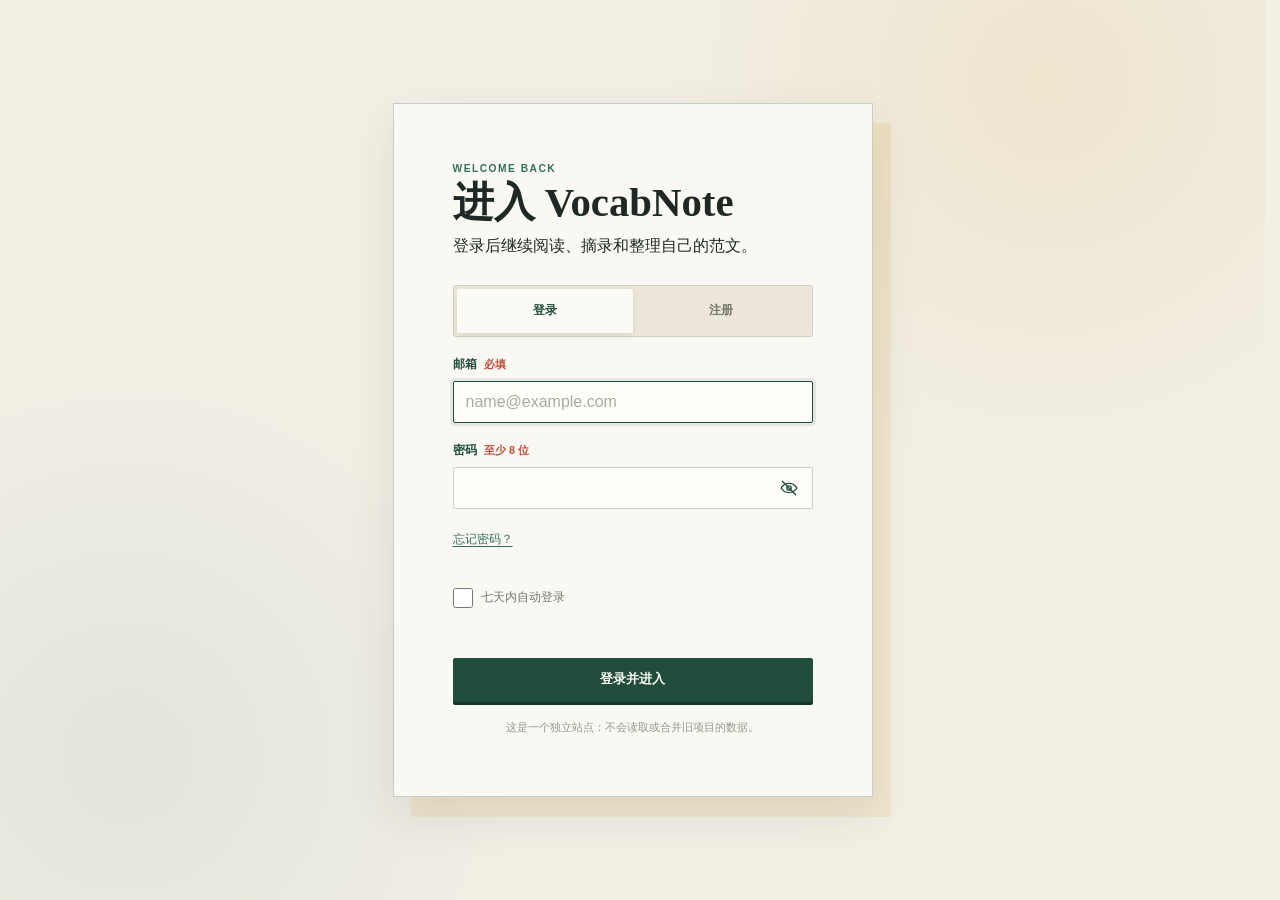
<file: composition-site/index.html>
<!doctype html>
<html lang="zh-CN">
  <head>
    <meta charset="UTF-8" />
    <meta name="viewport" content="width=device-width, initial-scale=1.0, viewport-fit=cover" />
    <meta name="theme-color" content="#f2efe5" />
    <meta name="format-detection" content="telephone=no" />
    <link rel="icon" href="data:," />
    <title>VocabNote · 单词与写译笔记</title>
    <link rel="stylesheet" href="styles.css" />
    <link rel="stylesheet" href="wordbook.css" />
    <link rel="stylesheet" href="onboarding.css" />
  </head>
  <body>
    <div class="grain" aria-hidden="true"></div>
    <section class="auth-gate" id="auth-gate" aria-labelledby="auth-form-title">
      <div class="auth-dossier">
        <form class="auth-form" id="auth-form" novalidate>
          <div class="auth-form-heading">
            <p class="eyebrow" id="auth-form-kicker">WELCOME BACK</p>
            <h2 id="auth-form-title">进入 VocabNote</h2>
            <p id="auth-form-copy">登录后继续阅读、摘录和整理自己的范文。</p>
            <button class="auth-reset-close" id="cancel-password-reset" type="button" hidden aria-label="关闭密码重置，返回登录">×</button>
          </div>
          <div class="auth-mode-toggle" id="auth-mode-toggle" role="tablist" aria-label="账户操作">
            <button type="button" role="tab" data-auth-mode="login" aria-selected="true">登录</button>
            <button type="button" role="tab" data-auth-mode="register" aria-selected="false">注册</button>
          </div>
          <div id="auth-display-name-field" hidden>
            <label class="field-label" for="auth-display-name">怎么称呼你 <em>必填</em></label>
            <input id="auth-display-name" name="displayName" maxlength="80" autocomplete="name" placeholder="例如：小周" />
          </div>
          <label class="field-label" for="auth-email">邮箱 <em>必填</em></label>
          <input id="auth-email" name="email" type="email" maxlength="320" autocomplete="email" placeholder="name@example.com" required />
          <div id="auth-code-field" hidden>
            <label class="field-label" for="auth-code">邮箱验证码 <em>必填</em></label>
            <div class="auth-code-row">
              <input id="auth-code" name="code" type="text" inputmode="numeric" maxlength="6" autocomplete="one-time-code" placeholder="6 位数字" />
              <button class="secondary-button" id="send-code-button" type="button">获取验证码</button>
            </div>
            <p class="code-hint" id="auth-code-hint"></p>
          </div>
          <label class="field-label" for="auth-password" id="auth-password-label">密码 <em>至少 8 位</em></label>
          <div class="password-field">
            <input id="auth-password" name="password" type="password" minlength="8" maxlength="72" autocomplete="current-password" required />
            <button class="password-toggle" id="auth-password-toggle" type="button" aria-label="显示密码" aria-pressed="false">
              <svg viewBox="0 0 24 24" aria-hidden="true" focusable="false"><path d="M2.5 12s3.3-5.5 9.5-5.5S21.5 12 21.5 12 18.2 17.5 12 17.5 2.5 12 2.5 12Z"/><circle cx="12" cy="12" r="2.6"/><path class="password-eye-slash" d="m4 4 16 16"/></svg>
            </button>
          </div>
          <button type="button" class="forgot-link" id="forgot-password-link" hidden>忘记密码？</button>
          <label class="remember-me" id="remember-me-field">
            <input id="remember-me" name="rememberMe" type="checkbox" />
            <span>七天内自动登录</span>
          </label>
          <p class="form-error" id="auth-form-error" role="alert"></p>
          <button class="primary-button auth-submit" id="auth-submit-button" type="submit">登录并进入</button>
          <p class="auth-footnote">这是一个独立站点：不会读取或合并旧项目的数据。</p>
        </form>
      </div>
    </section>

    <main class="app-frame" id="app-shell" aria-label="VocabNote" hidden>
      <header class="masthead">
        <div class="brand-block">
          <span class="brand-mark" aria-hidden="true">V</span>
          <div>
            <p class="eyebrow">WORDS WORTH KEEPING</p>
            <h1>VocabNote</h1>
          </div>
        </div>
        <div class="masthead-actions">
          <button id="learning-guide-button" type="button" class="secondary-button learning-guide-button">学习引导</button>
          <button id="ai-settings-button" type="button" class="secondary-button">AI 设置</button>
          <span class="account-chip" id="account-chip"><span id="account-display-name"></span><button id="logout-button" type="button">退出</button></span>
          <button class="icon-button mobile-menu-button" id="mobile-menu-button" type="button" aria-label="打开账户与 AI 设置" aria-haspopup="dialog" aria-expanded="false">
            <span aria-hidden="true">⋯</span>
          </button>
          <button class="icon-button add-button" id="new-essay-button" type="button" aria-label="新建作文">
            <span aria-hidden="true">+</span>
          </button>
        </div>
      </header>

      <nav class="site-nav" aria-label="学习空间">
        <button type="button" data-site-view="wordbook" aria-current="page" aria-controls="wordbook-view">单词本 <span>Wordbook</span></button>
        <button type="button" data-site-view="compositions" aria-controls="workspace">写译笔记 <span>Composition notes</span></button>
      </nav>

      <section id="wordbook-view" class="wb-view" aria-label="我的单词本" hidden>
        <aside class="wb-library" aria-label="词条列表">
          <div class="wb-library-heading">
            <div><p class="eyebrow">MY WORDBOOK</p><h2>一点一滴，积累表达。</h2></div>
            <button type="button" class="icon-button wb-add" id="wb-add" aria-label="手动添加词条">+</button>
          </div>
          <form id="wb-search-form" class="wb-search" role="search">
            <label for="wb-query">搜索我的词库</label>
            <div class="wb-search-row"><input id="wb-query" type="search" maxlength="500" autocomplete="off" placeholder="英文 / 中文释义" aria-describedby="wb-search-hint" /><button type="submit" id="wb-lookup" aria-label="查词或短语">查词 ↵</button></div>
            <p id="wb-search-hint">输入筛选已收藏的词，回车查询新表达。</p>
          </form>
          <div class="wb-kinds" role="group" aria-label="词条分类">
            <button type="button" data-wb-kind="word" aria-pressed="true">单词 <span id="wb-word-count">0</span></button>
            <button type="button" data-wb-kind="phrase" aria-pressed="false">短语 <span id="wb-phrase-count">0</span></button>
          </div>
          <div class="wb-list-meta"><span id="wb-result-count">我的收藏</span><span>按 A–Z 排列</span></div>
          <p id="wb-search-status" class="wb-status" role="status" aria-live="polite"></p>
          <div id="wb-list" class="wb-list"></div>
          <div id="wb-pagination" class="wb-pagination" hidden><button id="wb-prev" type="button">← 上一页</button><span id="wb-page"></span><button id="wb-next" type="button">下一页 →</button></div>
          <p class="wb-library-footnote">让读过的词，成为自己的表达。<br />作文中保存的摘录也会收进这里。</p>
        </aside>
        <section class="wb-detail" aria-label="词条详情">
          <button class="text-action wb-back" type="button" id="wb-back">← 返回词库</button>
          <div id="wb-detail-content"></div>
        </section>
      </section>

      <div class="workspace" id="workspace">
        <aside class="library-panel" aria-label="我的笔记">
          <div class="panel-heading">
            <div>
              <p class="eyebrow">MY ARCHIVE</p>
              <h2>我的笔记</h2>
            </div>
            <span id="essay-count" class="counter-chip">0</span>
          </div>
          <div class="essay-list" id="essay-list" role="list"></div>
          <div class="library-footnote">
            <span class="footnote-dot" aria-hidden="true"></span>
            仅保存在你的独立范文账户中
          </div>
        </aside>

        <section class="reader-panel" id="essay-reader" aria-live="polite">
          <div class="reader-empty" id="reader-empty" hidden>
            <span class="empty-mark" aria-hidden="true">+</span>
            <h2 id="reader-empty-title">从一篇范文开始</h2>
            <p id="reader-empty-copy">新建题目、范文和可选来源信息，之后就能在正文里留下自己的词句摘录。</p>
            <button class="text-action" type="button" data-open-new-essay>新建第一篇</button>
          </div>

          <div class="reader-content" id="reader-content">
            <div class="reader-toolbar">
              <button class="back-button" id="back-to-library" type="button">
                <span aria-hidden="true">←</span> 全部作文
              </button>
              <div class="reader-status" id="reader-status">阅读中</div>
              <button type="button" class="secondary-button" id="edit-essay-button">编辑范文</button>
            </div>

            <article class="essay-sheet">
              <header class="essay-header">
                <p class="source-label" id="reader-source-label"></p>
                <div class="essay-title-row">
                  <h2 id="reader-title"></h2>
                </div>
                <div class="essay-meta">
                  <span id="reader-date"></span>
                  <span class="meta-separator" aria-hidden="true">·</span>
                  <span id="reader-word-count"></span>
                  <span class="meta-separator" aria-hidden="true">·</span>
                  <span id="reader-note-count"></span>
                </div>
              </header>

              <div class="glossary-progress" id="preload-status" hidden>
                <span id="preload-text" role="status" aria-live="polite">正在预加载…</span>
                <progress id="preload-meter" max="1" value="0" aria-label="语境释义预加载进度"></progress>
                <button id="preload-retry" class="text-link" type="button" hidden>重试未完成部分</button>
              </div>
              <div class="reader-rule" aria-hidden="true"></div>
              <div class="essay-body" id="essay-body" aria-label="范文正文"></div>

              <p class="selection-hint">
                <span aria-hidden="true">⌁</span>
                <span class="selection-hint-desktop">悬浮查看词义；点击单词或拖选短语，把真正想记住的内容留在本篇里。</span>
                <span class="selection-hint-mobile">点击单词查看词义；拖选短语，把真正想记住的内容留在本篇里。</span>
              </p>
            </article>

            <section class="notes-section" id="essay-notes" aria-labelledby="notes-heading">
              <div class="notes-heading">
                <div>
                  <p class="eyebrow">ANNOTATIONS</p>
                  <h2 id="notes-heading">本篇摘录</h2>
                </div>
                <span class="notes-total" id="notes-total">0 条</span>
                <button class="notes-toggle" id="notes-toggle-button" type="button" aria-expanded="true">收起</button>
              </div>
              <div class="notes-groups" id="notes-groups"></div>
            </section>
          </div>
        </section>
      </div>
    </main>

    <div class="phrase-action" id="phrase-action" hidden role="toolbar" aria-label="短语摘录操作">
      <span class="phrase-action-label" id="phrase-action-label" aria-live="polite" aria-atomic="true"></span>
      <button id="explain-phrase-button" type="button">记录短语</button>
    </div>

    <section class="mobile-word-action" id="mobile-word-action" hidden role="dialog" aria-modal="false" aria-label="单词语境释义">
      <div class="mobile-word-action-heading">
        <span class="eyebrow">IN THIS ESSAY</span>
        <strong id="mobile-word-term"></strong>
      </div>
      <p class="mobile-word-meaning" id="mobile-word-meaning"></p>
      <p class="mobile-word-status" id="mobile-word-status" role="status" aria-live="polite"></p>
      <div class="mobile-word-actions">
        <button class="secondary-button" id="mobile-word-close" type="button">关闭</button>
        <button class="primary-button" id="mobile-word-record" type="button">收录单词</button>
      </div>
    </section>

    <dialog class="mobile-menu-dialog" id="mobile-menu-dialog" aria-labelledby="mobile-menu-title">
      <div class="mobile-menu-sheet">
        <div class="mobile-menu-heading">
          <div>
            <p class="eyebrow">ACCOUNT</p>
            <h2 id="mobile-menu-title">学习设置</h2>
          </div>
          <button class="dialog-close" id="mobile-menu-close" type="button" aria-label="关闭账户菜单">×</button>
        </div>
        <p class="mobile-account-name" id="mobile-account-display-name"></p>
        <button class="secondary-button" id="mobile-ai-settings-button" type="button">AI 设置</button>
        <button class="secondary-button mobile-guide-button" id="mobile-learning-guide-button" type="button">重新学习新手教程</button>
        <button class="secondary-button mobile-guide-button" id="mobile-ai-guide-button" type="button">重新学习 AI 配置</button>
        <button class="mobile-logout-button" id="mobile-logout-button" type="button">退出登录</button>
      </div>
    </dialog>

    <dialog class="dialog essay-dialog" id="essay-dialog" aria-labelledby="essay-dialog-title">
      <form id="essay-form" novalidate>
        <div class="dialog-title-row">
          <div>
            <p class="eyebrow">NEW DOSSIER</p>
            <h2 id="essay-dialog-title">收进一篇范文</h2>
          </div>
          <button class="dialog-close" type="button" data-close-dialog="essay-dialog" aria-label="关闭">×</button>
        </div>
        <p class="dialog-intro">题目和范文是必填项；小标题可以标明年份、卷别或来源。</p>
        <label class="field-label" for="essay-title">题目 <em>必填</em></label>
        <input id="essay-title" name="title" maxlength="200" placeholder="例如：Technology and Daily Life" autocomplete="off" required />
        <label class="field-label" for="essay-source-label">小标题 / 来源 <span>可选</span></label>
        <input id="essay-source-label" name="sourceLabel" maxlength="100" placeholder="例如：2026 年英语二 · 第 1 套" autocomplete="off" />
        <label class="field-label" for="essay-content">范文 <em>必填</em></label>
        <textarea id="essay-content" name="content" rows="10" maxlength="100000" placeholder="把英文范文粘贴在这里。保存后可以点击单词、选择短语，再记下自己的理解。" required></textarea>
        <p class="form-error" id="essay-form-error" role="alert"></p>
        <div class="dialog-actions">
          <button class="secondary-button" type="button" data-close-dialog="essay-dialog">取消</button>
          <button class="primary-button" type="submit">保存范文</button>
        </div>
      </form>
    </dialog>

    <dialog class="dialog note-dialog" id="note-dialog" aria-labelledby="note-dialog-title">
      <form id="note-form" novalidate>
        <div class="dialog-title-row">
          <div>
            <p class="eyebrow" id="note-kind-label">WORD NOTE</p>
            <h2 id="note-dialog-title">把这句话留下来</h2>
          </div>
          <button class="dialog-close" type="button" data-close-dialog="note-dialog" aria-label="关闭">×</button>
        </div>
        <div class="selection-card">
          <span class="selection-card-label">选中的内容</span>
          <strong id="note-selected-text"></strong>
          <p id="note-context"></p>
        </div>
        <div class="explanation-status" id="explanation-status" data-loading="false" role="status" aria-live="polite" aria-atomic="true">
          <span class="demo-dot" aria-hidden="true"></span>
          <span id="explanation-status-text">正在准备语境翻译；你也可以按自己的理解修改。</span>
        </div>
        <label class="field-label" for="note-translation">中文释义</label>
        <input id="note-translation" name="translation" maxlength="1000" placeholder="可按自己的理解改写" />
        <label class="field-label" for="note-personal-text">我的记忆提示 <span>可选</span></label>
        <textarea id="note-personal-text" name="note" rows="4" maxlength="2000" placeholder="写下联想、搭配、易错点，或者为什么想记住它。"></textarea>
        <input id="note-kind" name="kind" type="hidden" />
        <input id="note-start-offset" name="startOffset" type="hidden" />
        <input id="note-end-offset" name="endOffset" type="hidden" />
        <input id="note-content-version" name="contentVersion" type="hidden" />
        <p class="form-error" id="note-form-error" role="alert"></p>
        <div class="dialog-actions">
          <button class="secondary-button" type="button" data-close-dialog="note-dialog">暂不保存</button>
          <button class="primary-button" id="save-note-button" type="submit">保存到本篇笔记</button>
        </div>
      </form>
    </dialog>

    <dialog class="dialog confirm-dialog" id="confirm-dialog" aria-labelledby="confirm-dialog-title" aria-describedby="confirm-dialog-message">
      <div class="dialog-title-row">
        <div>
          <p class="eyebrow" id="confirm-dialog-eyebrow"></p>
          <h2 id="confirm-dialog-title"></h2>
        </div>
      </div>
      <p id="confirm-dialog-message" class="dialog-intro"></p>
      <div class="dialog-actions">
        <button class="secondary-button" id="confirm-cancel" type="button">取消</button>
        <button class="primary-button confirm-danger" id="confirm-ok" type="button">确认删除</button>
      </div>
    </dialog>

    <div class="toast" id="toast" role="status" aria-live="polite"></div>
    <script src="api-client.js"></script>
    <script src="essay-utils.js"></script>
    <script src="password-visibility.js"></script>
    <script src="wordbook.js"></script>
    <script src="ai-settings.js"></script>
    <script src="onboarding.js"></script>
    <script src="app.js"></script>
  </body>
</html>
</file>
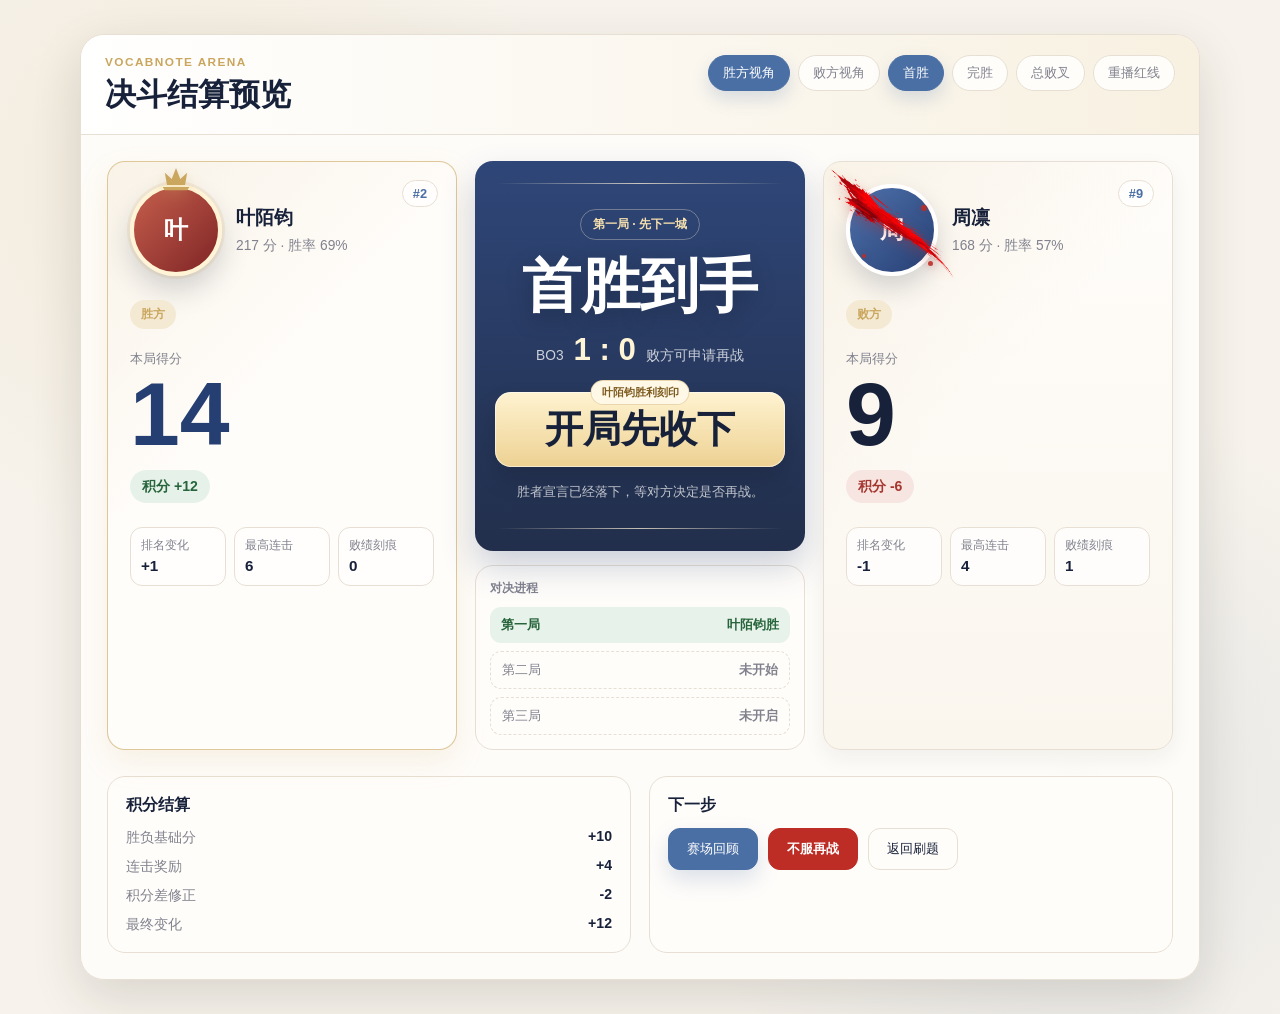
<file: docs/mockups/pk-settlement-preview-vocabnote-motion.html>
<!DOCTYPE html>
<html lang="zh-CN">
<head>
  <meta charset="UTF-8">
  <meta name="viewport" content="width=device-width, initial-scale=1.0">
  <title>PK 结算页 VocabNote 动效版</title>
  <style>
    :root {
      --cream: #f7f3ec;
      --paper: #fffdfa;
      --paper-2: #faf6ee;
      --ink: #17213a;
      --muted: #81828e;
      --line: #e7dfd3;
      --blue: #4a6fa5;
      --blue-deep: #263f73;
      --gold: #caa65e;
      --gold-soft: #f4ead3;
      --red: #bd2d26;
      --red-dark: #761511;
      --green: #5c9a69;
      --shadow: 0 18px 50px rgba(42, 34, 24, 0.14);
      --radius: 18px;
    }

    * { box-sizing: border-box; }

    body {
      margin: 0;
      min-height: 100vh;
      background:
        radial-gradient(circle at 15% 18%, rgba(202,166,94,0.12), transparent 28%),
        radial-gradient(circle at 84% 78%, rgba(74,111,165,0.10), transparent 30%),
        var(--cream);
      color: var(--ink);
      font-family: "Microsoft YaHei", "Noto Sans SC", sans-serif;
    }

    .page {
      min-height: 100vh;
      display: grid;
      place-items: center;
      padding: 34px 18px;
    }

    .settlement {
      width: min(1120px, 100%);
      background: rgba(255,253,250,0.94);
      border: 1px solid var(--line);
      border-radius: 24px;
      box-shadow: var(--shadow);
      overflow: hidden;
    }

    .topbar {
      display: flex;
      justify-content: space-between;
      align-items: flex-start;
      gap: 18px;
      padding: 20px 24px 18px;
      background: linear-gradient(90deg, rgba(255,255,255,0.9), rgba(244,234,211,0.62));
      border-bottom: 1px solid var(--line);
    }

    .brand small {
      display: block;
      color: var(--gold);
      font-size: 0.74rem;
      font-weight: 900;
      letter-spacing: 0.12em;
      margin-bottom: 5px;
    }

    .brand h1 {
      margin: 0;
      font-size: clamp(1.35rem, 2.4vw, 2rem);
      letter-spacing: 0;
    }

    .controls {
      display: flex;
      gap: 8px;
      flex-wrap: wrap;
      justify-content: flex-end;
    }

    .controls button,
    .actions button {
      min-height: 36px;
      border-radius: 999px;
      border: 1px solid var(--line);
      background: var(--paper);
      color: var(--muted);
      padding: 0 14px;
      font: inherit;
      font-size: 0.82rem;
      cursor: pointer;
      white-space: nowrap;
      transition: 0.16s ease;
    }

    .controls button.active {
      color: #fff;
      background: var(--blue);
      border-color: var(--blue);
      box-shadow: 0 8px 18px rgba(74,111,165,0.2);
    }

    .arena {
      display: grid;
      grid-template-columns: minmax(0, 1fr) 330px minmax(0, 1fr);
      gap: 18px;
      padding: 26px;
    }

    .player {
      position: relative;
      min-height: 390px;
      padding: 22px;
      border: 1px solid var(--line);
      border-radius: var(--radius);
      background: var(--paper);
      overflow: hidden;
      box-shadow: 0 8px 22px rgba(42,34,24,0.06);
    }

    .player::before {
      content: "";
      position: absolute;
      inset: 0;
      background: linear-gradient(135deg, rgba(202,166,94,0.12), transparent 42%);
      pointer-events: none;
    }

    .player.winner {
      border-color: rgba(202,166,94,0.62);
      box-shadow: 0 12px 30px rgba(202,166,94,0.13);
    }

    .player.loser {
      background: linear-gradient(180deg, var(--paper), var(--paper-2));
    }

    .rank {
      position: absolute;
      right: 18px;
      top: 18px;
      z-index: 3;
      padding: 5px 10px;
      border-radius: 999px;
      color: var(--blue);
      border: 1px solid var(--line);
      background: rgba(255,255,255,0.78);
      font-weight: 900;
      font-size: 0.8rem;
    }

    .profile {
      position: relative;
      z-index: 2;
      display: flex;
      align-items: center;
      gap: 14px;
      padding-right: 58px;
      min-width: 0;
    }

    .avatar-stage {
      position: relative;
      width: 92px;
      height: 92px;
      flex: 0 0 auto;
      border-radius: 50%;
    }

    .avatar-stage.impact {
      animation: impactShake 0.42s 0.22s ease-out both;
    }

    .avatar {
      width: 92px;
      height: 92px;
      border-radius: 50%;
      display: grid;
      place-items: center;
      border: 4px solid #fff;
      color: #fff;
      font-size: 1.48rem;
      font-weight: 900;
      box-shadow: 0 12px 24px rgba(23,33,58,0.17);
      overflow: hidden;
    }

    .winner .avatar {
      border-color: #fff4d5;
      box-shadow: 0 0 0 3px rgba(202,166,94,0.14), 0 14px 28px rgba(23,33,58,0.18);
    }

    .crown {
      position: absolute;
      left: 50%;
      top: -18px;
      width: 34px;
      height: 25px;
      transform: translateX(-50%);
      color: var(--gold);
      filter: drop-shadow(0 4px 8px rgba(202,166,94,0.34));
      z-index: 5;
    }

    .brush-img {
      position: absolute;
      left: -20px;
      top: -20px;
      width: 132px;
      height: 132px;
      object-fit: contain;
      z-index: 6;
      pointer-events: none;
      opacity: 0;
      --flip: 1;
      transform-origin: 50% 50%;
      clip-path: inset(0 100% 0 0);
      filter: drop-shadow(0 5px 7px rgba(189,45,38,0.36));
    }

    .brush-img.two {
      --flip: 1;
      clip-path: inset(0 0 0 100%);
    }

    .loss-1 .brush-img.one,
    .loss-2 .brush-img.one {
      animation: brushStrike 0.52s cubic-bezier(.13,.95,.22,1) 0.14s forwards;
    }

    .loss-2 .brush-img.two {
      animation: brushStrikeReverse 0.52s cubic-bezier(.13,.95,.22,1) 0.68s forwards;
    }

    .splatter {
      position: absolute;
      border-radius: 50%;
      background: var(--red);
      box-shadow: 0 0 8px rgba(189,45,38,0.35);
      opacity: 0;
      z-index: 7;
    }

    .splatter.a { width: 6px; height: 6px; left: 75px; top: 21px; }
    .splatter.b { width: 4px; height: 4px; left: 16px; top: 70px; }
    .splatter.c { width: 5px; height: 5px; left: 82px; top: 77px; }

    .loss-1 .splatter,
    .loss-2 .splatter {
      animation: splat 0.36s ease-out 0.46s forwards;
    }

    .loss-2 .splatter.c {
      animation-delay: 0.96s;
    }

    .name {
      min-width: 0;
    }

    .name strong {
      display: block;
      font-size: 1.18rem;
      white-space: nowrap;
      overflow: hidden;
      text-overflow: ellipsis;
    }

    .name span {
      display: block;
      color: var(--muted);
      margin-top: 6px;
      font-size: 0.86rem;
    }

    .stamp {
      position: relative;
      z-index: 2;
      margin-top: 24px;
      width: fit-content;
      padding: 6px 11px;
      border-radius: 999px;
      color: var(--gold);
      background: var(--gold-soft);
      font-weight: 900;
      font-size: 0.78rem;
    }

    .score {
      position: relative;
      z-index: 2;
      margin-top: 20px;
    }

    .score label {
      color: var(--muted);
      font-size: 0.8rem;
    }

    .score strong {
      display: block;
      margin-top: 6px;
      font-size: clamp(4rem, 7vw, 6rem);
      line-height: 0.9;
      color: var(--ink);
      letter-spacing: 0;
    }

    .winner .score strong {
      color: var(--blue-deep);
    }

    .delta {
      position: relative;
      z-index: 2;
      display: inline-flex;
      margin-top: 15px;
      border-radius: 999px;
      padding: 7px 12px;
      font-weight: 900;
      font-size: 0.88rem;
    }

    .delta.up { color: #27643b; background: #e6f2e9; }
    .delta.down { color: #a53630; background: #f7e5e1; }

    .stats {
      position: relative;
      z-index: 2;
      display: grid;
      grid-template-columns: repeat(3, 1fr);
      gap: 8px;
      margin-top: 24px;
    }

    .stats div {
      padding: 10px;
      border-radius: 12px;
      border: 1px solid var(--line);
      background: rgba(255,255,255,0.7);
    }

    .stats span {
      display: block;
      color: var(--muted);
      font-size: 0.72rem;
      margin-bottom: 4px;
    }

    .stats strong {
      font-size: 0.95rem;
    }

    .center {
      display: grid;
      gap: 14px;
    }

    .verdict {
      min-height: 390px;
      border-radius: var(--radius);
      background:
        linear-gradient(180deg, rgba(38,63,115,0.96), rgba(25,38,68,0.96));
      box-shadow: 0 16px 34px rgba(38,63,115,0.23);
      color: #fff;
      padding: 24px 20px;
      display: flex;
      flex-direction: column;
      justify-content: center;
      text-align: center;
      position: relative;
      overflow: hidden;
    }

    .verdict::before,
    .verdict::after {
      content: "";
      position: absolute;
      left: 22px;
      right: 22px;
      height: 1px;
      background: linear-gradient(90deg, transparent, rgba(244,234,211,0.78), transparent);
    }

    .verdict::before { top: 22px; }
    .verdict::after { bottom: 22px; }

    .round-tag {
      width: fit-content;
      margin: 0 auto 16px;
      border-radius: 999px;
      padding: 6px 12px;
      border: 1px solid rgba(244,234,211,0.34);
      color: #f6dfae;
      font-size: 0.78rem;
      font-weight: 900;
    }

    .title {
      margin: 0;
      font-size: clamp(2.2rem, 5vw, 3.7rem);
      line-height: 1;
      color: #fff;
      letter-spacing: 0;
      text-shadow: 0 8px 24px rgba(0,0,0,0.24);
    }

    .series {
      margin-top: 16px;
      display: flex;
      justify-content: center;
      align-items: baseline;
      gap: 10px;
      color: rgba(255,255,255,0.76);
      font-size: 0.86rem;
    }

    .series strong {
      color: #fff4d5;
      font-size: 1.95rem;
    }

    .declaration {
      margin-top: 24px;
      padding: 18px 16px;
      border-radius: 16px;
      background:
        linear-gradient(180deg, #fff3d1, #edd192);
      color: var(--ink);
      box-shadow: inset 0 0 0 1px rgba(255,255,255,0.52), 0 12px 24px rgba(0,0,0,0.14);
      position: relative;
    }

    .declaration::before {
      content: attr(data-label);
      position: absolute;
      left: 50%;
      top: -12px;
      transform: translateX(-50%);
      padding: 4px 10px;
      border-radius: 999px;
      color: #7d5a1f;
      background: #fff8e6;
      border: 1px solid rgba(202,166,94,0.42);
      font-size: 0.7rem;
      font-weight: 900;
      white-space: nowrap;
    }

    .declaration strong {
      display: block;
      font-size: clamp(1.65rem, 4vw, 2.35rem);
      line-height: 1.05;
    }

    .view-note {
      max-width: 260px;
      margin: 15px auto 0;
      color: rgba(255,255,255,0.74);
      font-size: 0.82rem;
      line-height: 1.55;
    }

    .rounds {
      padding: 14px;
      border: 1px solid var(--line);
      border-radius: var(--radius);
      background: var(--paper);
    }

    .rounds-head {
      display: flex;
      justify-content: space-between;
      gap: 10px;
      color: var(--muted);
      font-size: 0.78rem;
      margin-bottom: 10px;
    }

    .round-list {
      display: grid;
      gap: 8px;
    }

    .round {
      display: flex;
      justify-content: space-between;
      gap: 12px;
      padding: 9px 11px;
      border-radius: 11px;
      color: var(--muted);
      background: #f7f2ea;
      font-size: 0.84rem;
    }

    .round.win { color: #27643b; background: #e7f2ea; font-weight: 900; }
    .round.loss { color: #a53630; background: #f8e7e3; font-weight: 900; }
    .round.pending { border: 1px dashed var(--line); background: transparent; }

    .bottom {
      display: grid;
      grid-template-columns: 1fr 1fr;
      gap: 18px;
      padding: 0 26px 26px;
    }

    .panel {
      border: 1px solid var(--line);
      border-radius: var(--radius);
      background: var(--paper);
      padding: 18px;
    }

    .panel h3 {
      margin: 0 0 12px;
      font-size: 0.98rem;
    }

    .breakdown {
      display: grid;
      gap: 10px;
    }

    .breakdown div {
      display: flex;
      justify-content: space-between;
      gap: 12px;
      color: var(--muted);
      font-size: 0.88rem;
    }

    .breakdown strong { color: var(--ink); }

    .actions {
      display: flex;
      gap: 10px;
      flex-wrap: wrap;
    }

    .actions button {
      border-radius: 12px;
      min-height: 42px;
      color: var(--ink);
      padding: 0 18px;
    }

    .actions .primary {
      color: #fff;
      background: var(--blue);
      border-color: var(--blue);
      box-shadow: 0 10px 22px rgba(74,111,165,0.2);
    }

    .actions .red {
      color: #fff;
      background: var(--red);
      border-color: var(--red);
      font-weight: 900;
    }

    @keyframes brushStrike {
      0% {
        opacity: 1;
        clip-path: inset(0 100% 0 0);
        transform: translate(-12px, -8px) scaleX(var(--flip)) scale(1.12);
        filter: drop-shadow(0 0 0 rgba(189,45,38,0));
      }
      62% {
        opacity: 1;
        clip-path: inset(0 0 0 0);
        transform: translate(4px, 2px) scaleX(var(--flip)) scale(1.03);
        filter: drop-shadow(0 8px 9px rgba(189,45,38,0.46));
      }
      100% {
        opacity: 1;
        clip-path: inset(0 0 0 0);
        transform: translate(0, 0) scaleX(var(--flip)) scale(1);
      }
    }

    @keyframes brushStrikeReverse {
      0% {
        opacity: 1;
        clip-path: inset(0 0 0 100%);
        transform: translate(12px, -8px) scaleX(var(--flip)) scale(1.12);
        filter: drop-shadow(0 0 0 rgba(189,45,38,0));
      }
      62% {
        opacity: 1;
        clip-path: inset(0 0 0 0);
        transform: translate(-4px, 2px) scaleX(var(--flip)) scale(1.03);
        filter: drop-shadow(0 8px 9px rgba(189,45,38,0.46));
      }
      100% {
        opacity: 1;
        clip-path: inset(0 0 0 0);
        transform: translate(0, 0) scaleX(var(--flip)) scale(1);
      }
    }

    @keyframes impactShake {
      0%, 100% { transform: translate(0, 0) rotate(0); }
      18% { transform: translate(-5px, 2px) rotate(-2deg); }
      34% { transform: translate(4px, -2px) rotate(2deg); }
      52% { transform: translate(-2px, 1px) rotate(-1deg); }
      70% { transform: translate(1px, 0) rotate(0.5deg); }
    }

    @keyframes splat {
      0% { opacity: 0; transform: scale(0.2); }
      70% { opacity: 1; transform: scale(1.16); }
      100% { opacity: 0.9; transform: scale(1); }
    }

    @media (max-width: 920px) {
      .arena { grid-template-columns: 1fr; }
      .center { order: -1; }
      .player, .verdict { min-height: auto; }
      .bottom { grid-template-columns: 1fr; }
    }

    @media (max-width: 560px) {
      .page { padding: 14px; }
      .topbar { flex-direction: column; }
      .controls { justify-content: flex-start; }
      .arena, .bottom { padding: 16px; }
      .stats { grid-template-columns: 1fr; }
      .profile { padding-right: 44px; }
    }
  </style>
</head>
<body>
  <main class="page">
    <section class="settlement">
      <header class="topbar">
        <div class="brand">
          <small>VOCABNOTE ARENA</small>
          <h1>决斗结算预览</h1>
        </div>
        <div class="controls">
          <button class="active" data-view="winner">胜方视角</button>
          <button data-view="loser">败方视角</button>
          <button class="active" data-scenario="first">首胜</button>
          <button data-scenario="sweep">完胜</button>
          <button data-scenario="final">总败叉</button>
          <button id="replayBtn">重播红线</button>
        </div>
      </header>

      <div class="arena">
        <article class="player winner">
          <span class="rank" id="winnerRank">#2</span>
          <div class="profile">
            <div class="avatar-stage loss-0" id="winnerAvatarStage">
              <svg class="crown" viewBox="0 0 64 44" aria-hidden="true">
                <path fill="currentColor" d="M7 38h50l-4 6H11l-4-6Zm4-27 13 12 8-21 8 21 13-12-4 23H15L11 11Z"/>
              </svg>
              <div class="avatar" id="winnerAvatar" style="background:linear-gradient(135deg,#c55f4d,#7f2425);">叶</div>
              <img class="brush-img one" src="assets/pk-brush-slash.png" alt="">
              <img class="brush-img two" src="assets/pk-brush-slash-reverse.png" alt="">
              <span class="splatter a"></span><span class="splatter b"></span><span class="splatter c"></span>
            </div>
            <div class="name">
              <strong id="winnerName">叶陌钧</strong>
              <span id="winnerMeta">217 分 · 胜率 69%</span>
            </div>
          </div>
          <div class="stamp">胜方</div>
          <div class="score"><label>本局得分</label><strong id="winnerScore">14</strong></div>
          <span class="delta up" id="winnerDelta">积分 +12</span>
          <div class="stats">
            <div><span>排名变化</span><strong id="winnerMove">+1</strong></div>
            <div><span>最高连击</span><strong id="winnerStreak">6</strong></div>
            <div><span>败绩刻痕</span><strong id="winnerLosses">0</strong></div>
          </div>
        </article>

        <section class="center">
          <div class="verdict">
            <div class="round-tag" id="roundTag">第一局 · 先下一城</div>
            <h2 class="title" id="mainTitle">首胜到手</h2>
            <div class="series"><span>BO3</span><strong id="seriesScore">1 : 0</strong><span id="seriesHint">败方可申请再战</span></div>
            <div class="declaration" id="declaration" data-label="叶陌钧胜利刻印"><strong id="declarationText">开局先收下</strong></div>
            <p class="view-note" id="viewNote">胜者宣言已经落下，等对方决定是否再战。</p>
          </div>
          <div class="rounds">
            <div class="rounds-head"><strong>对决进程</strong></div>
            <div class="round-list" id="roundList"></div>
          </div>
        </section>

        <article class="player loser">
          <span class="rank" id="loserRank">#9</span>
          <div class="profile">
            <div class="avatar-stage loss-1 impact" id="loserAvatarStage">
              <div class="avatar" id="loserAvatar" style="background:linear-gradient(135deg,#4f72ad,#263f73);">周</div>
              <img class="brush-img one" src="assets/pk-brush-slash.png" alt="">
              <img class="brush-img two" src="assets/pk-brush-slash-reverse.png" alt="">
              <span class="splatter a"></span><span class="splatter b"></span><span class="splatter c"></span>
            </div>
            <div class="name">
              <strong id="loserName">周凛</strong>
              <span id="loserMeta">168 分 · 胜率 57%</span>
            </div>
          </div>
          <div class="stamp">败方</div>
          <div class="score"><label>本局得分</label><strong id="loserScore">9</strong></div>
          <span class="delta down" id="loserDelta">积分 -6</span>
          <div class="stats">
            <div><span>排名变化</span><strong id="loserMove">-1</strong></div>
            <div><span>最高连击</span><strong id="loserStreak">4</strong></div>
            <div><span>败绩刻痕</span><strong id="loserLosses">1</strong></div>
          </div>
        </article>
      </div>

      <div class="bottom">
        <section class="panel">
          <h3>积分结算</h3>
          <div class="breakdown">
            <div><span>胜负基础分</span><strong id="basePoints">+10</strong></div>
            <div><span>连击奖励</span><strong id="streakPoints">+4</strong></div>
            <div><span>积分差修正</span><strong id="rankModifier">-2</strong></div>
            <div><span>最终变化</span><strong id="finalPoints">+12</strong></div>
          </div>
        </section>
        <section class="panel">
          <h3>下一步</h3>
          <div class="actions">
            <button class="primary">赛场回顾</button>
            <button class="red" id="rematchButton">不服再战</button>
            <button>返回刷题</button>
          </div>
        </section>
      </div>
    </section>
  </main>

  <script>
    const state = { view: "winner", scenario: "first" };
    const scenarios = {
      first: {
        winnerTitle: "首胜到手", loserTitle: "被先下一城",
        roundTag: "第一局 · 先下一城", seriesScore: "1 : 0", seriesHint: "败方可申请再战",
        declarationText: "开局先收下", viewNoteWin: "胜者宣言已经落下，等对方决定是否再战。", viewNoteLose: "头像留下第一道败绩刻痕，再战权还在。",
        loserLosses: 1, winnerLosses: 0, winnerScore: 14, loserScore: 9, winnerDelta: "积分 +12", loserDelta: "积分 -6",
        rematchButton: "不服再战", rounds: [["第一局","叶陌钧胜","win"],["第二局","未开始","pending"],["第三局","未开启","pending"]]
      },
      sweep: {
        winnerTitle: "完胜收场", loserTitle: "遭遇完胜",
        roundTag: "第二局 · 两局终结", seriesScore: "2 : 0", seriesHint: "本组对决结束",
        declarationText: "两局够了", viewNoteWin: "第二道红线落下，对方头像已经成叉。", viewNoteLose: "两道败绩刻痕交叉，下一次从回顾里找回来。",
        loserLosses: 2, winnerLosses: 0, winnerScore: 16, loserScore: 8, winnerDelta: "积分 +10", loserDelta: "积分 -7",
        rematchButton: "对决结束", rounds: [["第一局","叶陌钧胜","win"],["第二局","叶陌钧胜","win"],["第三局","未开启","pending"]]
      },
      final: {
        winnerTitle: "总胜加冕", loserTitle: "决胜落败",
        roundTag: "第三局 · 最后一题", seriesScore: "2 : 1", seriesHint: "BO3 最终胜者",
        declarationText: "这局我收了", viewNoteWin: "决胜局胜利，最后的刻印属于你。", viewNoteLose: "只差一题，但败绩叉已经落下。",
        loserLosses: 2, winnerLosses: 1, winnerScore: 15, loserScore: 13, winnerDelta: "积分 +18", loserDelta: "积分 -9",
        rematchButton: "对决结束", rounds: [["第一局","周凛胜","loss"],["第二局","叶陌钧胜","win"],["第三局","叶陌钧胜","win"]]
      }
    };

    function text(id, value) {
      const node = document.getElementById(id);
      if (node) node.textContent = value;
    }

    function resetSlash(stage, losses) {
      const clone = stage.cloneNode(true);
      stage.parentNode.replaceChild(clone, stage);
      clone.classList.remove("loss-0", "loss-1", "loss-2", "impact");
      clone.classList.add("loss-" + losses);
      if (losses > 0) {
        void clone.offsetWidth;
        clone.classList.add("impact");
      }
      return clone;
    }

    function apply() {
      const s = scenarios[state.scenario];
      text("mainTitle", state.view === "winner" ? s.winnerTitle : s.loserTitle);
      text("viewNote", state.view === "winner" ? s.viewNoteWin : s.viewNoteLose);
      text("roundTag", s.roundTag);
      text("seriesScore", s.seriesScore);
      text("seriesHint", s.seriesHint);
      text("declarationText", s.declarationText);
      text("winnerScore", s.winnerScore);
      text("loserScore", s.loserScore);
      text("winnerDelta", s.winnerDelta);
      text("loserDelta", s.loserDelta);
      text("winnerLosses", s.winnerLosses);
      text("loserLosses", s.loserLosses);
      text("rematchButton", s.rematchButton);
      document.getElementById("declaration").dataset.label = document.getElementById("winnerName").textContent + "胜利刻印";
      document.getElementById("roundList").innerHTML = s.rounds.map(r => `<div class="round ${r[2]}"><span>${r[0]}</span><strong>${r[1]}</strong></div>`).join("");
      window.winnerStage = resetSlash(document.getElementById("winnerAvatarStage"), s.winnerLosses);
      window.loserStage = resetSlash(document.getElementById("loserAvatarStage"), s.loserLosses);
      document.querySelectorAll("[data-view]").forEach(b => b.classList.toggle("active", b.dataset.view === state.view));
      document.querySelectorAll("[data-scenario]").forEach(b => b.classList.toggle("active", b.dataset.scenario === state.scenario));
    }

    document.querySelectorAll("[data-view]").forEach(button => button.addEventListener("click", () => {
      state.view = button.dataset.view;
      apply();
    }));

    document.querySelectorAll("[data-scenario]").forEach(button => button.addEventListener("click", () => {
      state.scenario = button.dataset.scenario;
      apply();
    }));

    document.getElementById("replayBtn").addEventListener("click", apply);
    apply();
  </script>
</body>
</html>
</file>
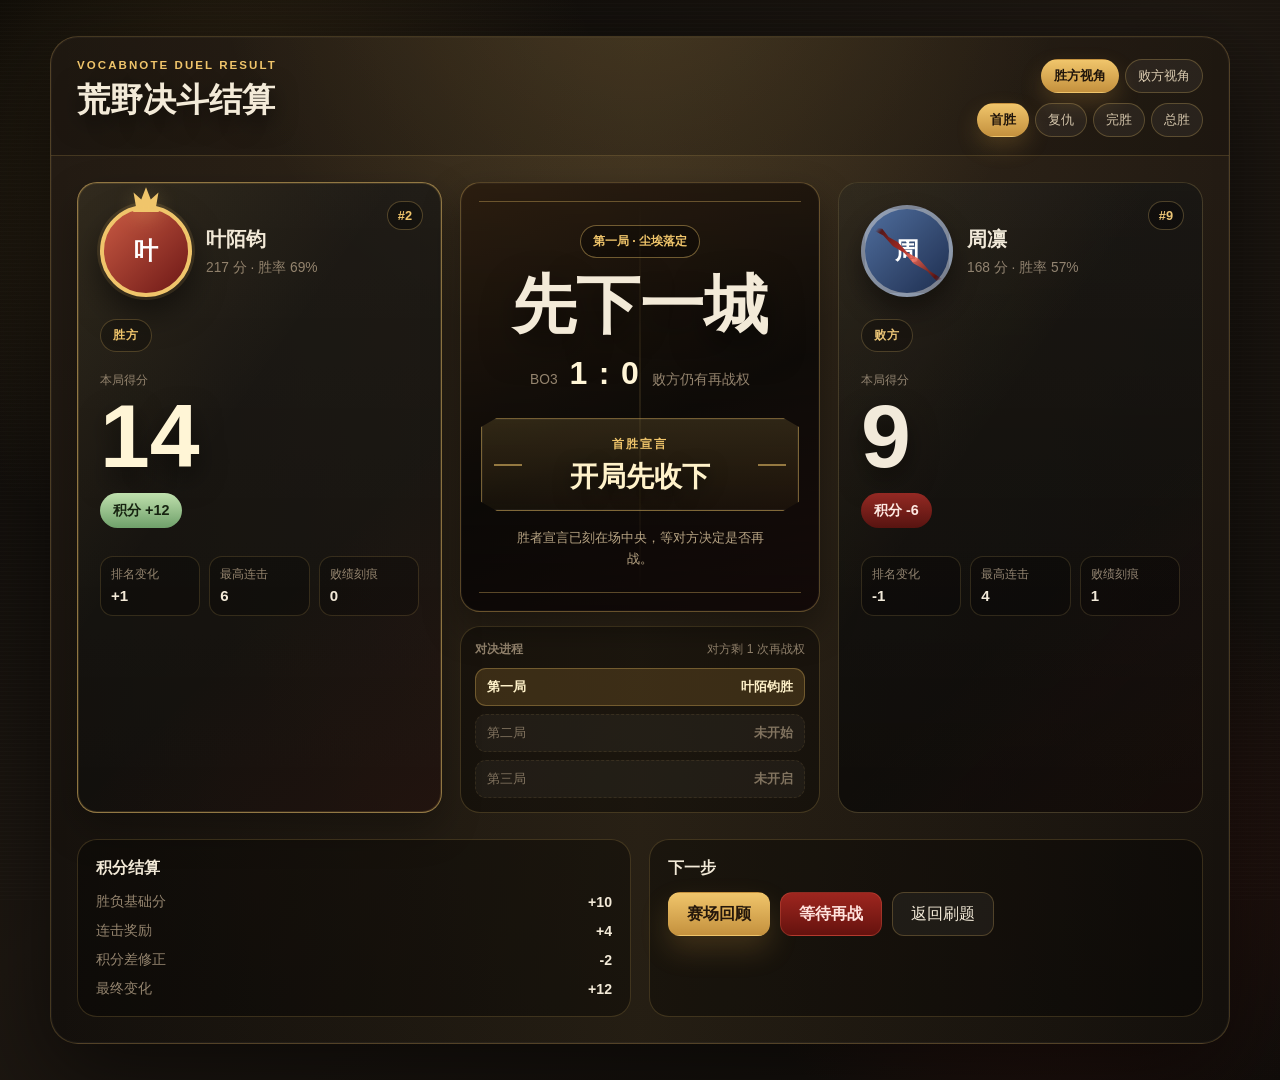
<file: docs/mockups/pk-settlement-preview-western.html>
<!DOCTYPE html>
<html lang="zh-CN">
<head>
  <meta charset="UTF-8">
  <meta name="viewport" content="width=device-width, initial-scale=1.0">
  <title>PK 结算页西部决斗版</title>
  <style>
    :root {
      --night: #120f0c;
      --coal: #1b1712;
      --leather: #2a1f16;
      --paper: #e8d7b9;
      --paper-deep: #c8aa78;
      --brass: #c4913e;
      --brass-light: #f0c56b;
      --bone: #f3ead8;
      --smoke: #94846e;
      --blood: #b5261e;
      --blood-dark: #61110e;
      --blue: #3f6092;
      --green: #54835e;
      --shadow: 0 30px 90px rgba(0,0,0,0.52);
      --edge: rgba(240,197,107,0.34);
      --radius: 20px;
    }

    * { box-sizing: border-box; }

    body {
      margin: 0;
      min-height: 100vh;
      color: var(--bone);
      font-family: "Microsoft YaHei", "Noto Sans SC", sans-serif;
      background:
        radial-gradient(circle at 18% 16%, rgba(196,145,62,0.18), transparent 28%),
        radial-gradient(circle at 82% 80%, rgba(181,38,30,0.18), transparent 24%),
        linear-gradient(140deg, #090806, #1d1711 45%, #100d0a);
      overflow-x: hidden;
    }

    body::before {
      content: "";
      position: fixed;
      inset: 0;
      pointer-events: none;
      background:
        repeating-linear-gradient(0deg, rgba(255,255,255,0.018) 0 1px, transparent 1px 4px),
        linear-gradient(90deg, rgba(0,0,0,0.42), transparent 18%, transparent 82%, rgba(0,0,0,0.42));
      mix-blend-mode: screen;
      opacity: 0.58;
    }

    .page {
      min-height: 100vh;
      display: grid;
      place-items: center;
      padding: 36px 18px;
    }

    .duel {
      position: relative;
      width: min(1180px, 100%);
      border-radius: 28px;
      background:
        linear-gradient(180deg, rgba(38,29,20,0.96), rgba(19,15,11,0.96)),
        var(--coal);
      border: 1px solid rgba(240,197,107,0.22);
      box-shadow: var(--shadow), inset 0 0 0 1px rgba(255,255,255,0.04);
      overflow: hidden;
    }

    .duel::before {
      content: "";
      position: absolute;
      inset: 0;
      background:
        linear-gradient(90deg, transparent, rgba(240,197,107,0.08), transparent),
        radial-gradient(circle at 50% -10%, rgba(240,197,107,0.18), transparent 34%);
      pointer-events: none;
    }

    .duel-top {
      position: relative;
      z-index: 1;
      display: flex;
      justify-content: space-between;
      align-items: flex-start;
      gap: 20px;
      padding: 22px 26px 18px;
      border-bottom: 1px solid rgba(240,197,107,0.18);
      background: rgba(0,0,0,0.18);
    }

    .brand {
      min-width: 0;
    }

    .brand small {
      display: block;
      color: var(--brass-light);
      font-weight: 900;
      letter-spacing: 0.18em;
      font-size: 0.72rem;
      margin-bottom: 7px;
    }

    .brand h1 {
      margin: 0;
      font-size: clamp(1.4rem, 2.6vw, 2.3rem);
      letter-spacing: 0;
      color: var(--bone);
      text-shadow: 0 8px 24px rgba(0,0,0,0.55);
    }

    .controls {
      display: flex;
      flex-direction: column;
      gap: 10px;
      align-items: flex-end;
    }

    .seg {
      display: flex;
      gap: 6px;
      flex-wrap: wrap;
      justify-content: flex-end;
    }

    .seg button {
      border: 1px solid rgba(240,197,107,0.25);
      background: rgba(255,255,255,0.05);
      color: #d8c9ae;
      border-radius: 999px;
      padding: 7px 12px;
      min-height: 34px;
      font: inherit;
      font-size: 0.8rem;
      cursor: pointer;
      transition: transform 0.16s ease, border-color 0.16s ease, background 0.16s ease;
      white-space: nowrap;
    }

    .seg button:hover {
      transform: translateY(-1px);
      border-color: rgba(240,197,107,0.55);
    }

    .seg button.active {
      color: #20150b;
      background: linear-gradient(180deg, var(--brass-light), var(--brass));
      border-color: transparent;
      font-weight: 900;
      box-shadow: 0 10px 22px rgba(196,145,62,0.24);
    }

    .battlefield {
      position: relative;
      z-index: 1;
      display: grid;
      grid-template-columns: minmax(0, 1fr) 360px minmax(0, 1fr);
      gap: 18px;
      padding: 26px;
      align-items: stretch;
    }

    .fighter {
      position: relative;
      min-height: 430px;
      padding: 22px;
      border-radius: var(--radius);
      border: 1px solid rgba(240,197,107,0.20);
      background:
        linear-gradient(180deg, rgba(255,255,255,0.045), rgba(255,255,255,0.015)),
        rgba(12,10,8,0.72);
      overflow: hidden;
    }

    .fighter::before {
      content: "";
      position: absolute;
      inset: 0;
      background:
        linear-gradient(125deg, rgba(240,197,107,0.10), transparent 40%),
        linear-gradient(315deg, rgba(181,38,30,0.08), transparent 38%);
      pointer-events: none;
    }

    .fighter.winner {
      border-color: rgba(240,197,107,0.56);
      box-shadow: inset 0 0 0 1px rgba(240,197,107,0.14), 0 16px 38px rgba(0,0,0,0.28);
    }

    .fighter.loser {
      filter: saturate(0.88);
    }

    .fighter.loser::after {
      content: "";
      position: absolute;
      inset: 0;
      background: linear-gradient(180deg, rgba(0,0,0,0.08), rgba(0,0,0,0.28));
      pointer-events: none;
    }

    .rank {
      position: absolute;
      top: 18px;
      right: 18px;
      z-index: 3;
      border: 1px solid rgba(240,197,107,0.28);
      border-radius: 999px;
      padding: 6px 10px;
      color: var(--brass-light);
      background: rgba(0,0,0,0.32);
      font-weight: 900;
      font-size: 0.8rem;
    }

    .profile {
      position: relative;
      z-index: 2;
      display: flex;
      align-items: center;
      gap: 14px;
      padding-right: 62px;
      min-width: 0;
    }

    .avatar-stage {
      position: relative;
      width: 92px;
      height: 92px;
      flex: 0 0 auto;
    }

    .avatar {
      width: 92px;
      height: 92px;
      border-radius: 50%;
      display: grid;
      place-items: center;
      color: #fff;
      font-size: 1.5rem;
      font-weight: 900;
      border: 4px solid rgba(243,234,216,0.86);
      box-shadow: 0 14px 26px rgba(0,0,0,0.42);
      overflow: hidden;
    }

    .winner .avatar {
      border-color: var(--brass-light);
      box-shadow: 0 0 0 3px rgba(240,197,107,0.12), 0 16px 32px rgba(0,0,0,0.5);
    }

    .loser .avatar {
      border-color: rgba(243,234,216,0.42);
    }

    .crown {
      position: absolute;
      top: -20px;
      left: 50%;
      width: 38px;
      height: 28px;
      transform: translateX(-50%);
      color: var(--brass-light);
      filter: drop-shadow(0 5px 10px rgba(240,197,107,0.34));
      z-index: 4;
    }

    .scar {
      position: absolute;
      left: 5px;
      top: 44px;
      width: 84px;
      height: 11px;
      border-radius: 999px;
      background:
        linear-gradient(90deg, transparent 0 2%, rgba(97,17,14,0.92) 8%, var(--blood) 42%, rgba(255,98,75,0.86) 58%, var(--blood-dark) 92%, transparent 100%);
      box-shadow: 0 0 0 1px rgba(255,255,255,0.08), 0 4px 10px rgba(181,38,30,0.42);
      opacity: 0;
      transform-origin: center;
      z-index: 5;
      clip-path: polygon(0 45%, 7% 16%, 19% 38%, 31% 20%, 48% 40%, 63% 18%, 82% 42%, 100% 28%, 96% 72%, 80% 58%, 62% 82%, 45% 60%, 30% 78%, 13% 58%, 0 76%);
    }

    .scar.one {
      transform: rotate(39deg);
    }

    .scar.two {
      transform: rotate(-39deg);
    }

    .avatar-stage.loss-1 .scar.one,
    .avatar-stage.loss-2 .scar.one,
    .avatar-stage.loss-2 .scar.two {
      opacity: 1;
    }

    .name {
      min-width: 0;
    }

    .name strong {
      display: block;
      font-size: 1.28rem;
      white-space: nowrap;
      overflow: hidden;
      text-overflow: ellipsis;
    }

    .name span {
      display: block;
      color: var(--smoke);
      margin-top: 6px;
      font-size: 0.86rem;
    }

    .role-stamp {
      position: relative;
      z-index: 2;
      width: fit-content;
      margin-top: 22px;
      border: 1px solid rgba(240,197,107,0.24);
      border-radius: 999px;
      padding: 7px 12px;
      color: var(--brass-light);
      background: rgba(0,0,0,0.24);
      font-size: 0.78rem;
      font-weight: 900;
      letter-spacing: 0.06em;
    }

    .score {
      position: relative;
      z-index: 2;
      margin-top: 20px;
    }

    .score label {
      display: block;
      color: var(--smoke);
      font-size: 0.78rem;
      margin-bottom: 7px;
    }

    .score strong {
      display: block;
      font-size: clamp(4rem, 7vw, 6.5rem);
      line-height: 0.9;
      color: var(--bone);
      text-shadow: 0 12px 28px rgba(0,0,0,0.55);
    }

    .winner .score strong {
      color: #fff5d6;
    }

    .point-delta {
      position: relative;
      z-index: 2;
      display: inline-flex;
      margin-top: 16px;
      padding: 8px 13px;
      border-radius: 999px;
      font-weight: 900;
      font-size: 0.9rem;
    }

    .point-delta.up {
      color: #172411;
      background: linear-gradient(180deg, #bfe0ad, #6fa06a);
    }

    .point-delta.down {
      color: #ffe7df;
      background: linear-gradient(180deg, #9f261f, #5f120e);
    }

    .fighter-stats {
      position: relative;
      z-index: 2;
      display: grid;
      grid-template-columns: repeat(3, minmax(0, 1fr));
      gap: 9px;
      margin-top: 28px;
    }

    .fighter-stats div {
      border: 1px solid rgba(240,197,107,0.16);
      background: rgba(0,0,0,0.22);
      border-radius: 13px;
      padding: 10px;
      min-width: 0;
    }

    .fighter-stats span {
      display: block;
      color: var(--smoke);
      font-size: 0.72rem;
      margin-bottom: 5px;
    }

    .fighter-stats strong {
      color: var(--bone);
      font-size: 0.94rem;
    }

    .verdict {
      display: grid;
      gap: 14px;
    }

    .verdict-main {
      position: relative;
      min-height: 430px;
      border-radius: var(--radius);
      padding: 24px 20px;
      background:
        linear-gradient(180deg, rgba(0,0,0,0.18), rgba(0,0,0,0.58)),
        linear-gradient(155deg, #352413, #16110c 56%, #2a1612);
      border: 1px solid rgba(240,197,107,0.32);
      box-shadow: inset 0 0 0 1px rgba(255,255,255,0.03), 0 16px 36px rgba(0,0,0,0.36);
      overflow: hidden;
      display: flex;
      flex-direction: column;
      justify-content: center;
      text-align: center;
    }

    .verdict-main::before {
      content: "";
      position: absolute;
      inset: 18px;
      border-top: 1px solid rgba(240,197,107,0.34);
      border-bottom: 1px solid rgba(240,197,107,0.34);
      pointer-events: none;
    }

    .verdict-main::after {
      content: "";
      position: absolute;
      left: 50%;
      top: 20px;
      bottom: 20px;
      width: 1px;
      background: linear-gradient(180deg, transparent, rgba(240,197,107,0.22), transparent);
      transform: translateX(-50%);
      pointer-events: none;
    }

    .round-tag {
      position: relative;
      z-index: 2;
      width: fit-content;
      margin: 0 auto 16px;
      padding: 7px 12px;
      border-radius: 999px;
      border: 1px solid rgba(240,197,107,0.42);
      color: var(--brass-light);
      background: rgba(0,0,0,0.30);
      font-size: 0.78rem;
      font-weight: 900;
    }

    .title {
      position: relative;
      z-index: 2;
      margin: 0;
      font-size: clamp(2.35rem, 5vw, 4.25rem);
      line-height: 0.98;
      color: var(--bone);
      text-shadow: 0 14px 34px rgba(0,0,0,0.58);
      letter-spacing: 0;
    }

    .duel-score {
      position: relative;
      z-index: 2;
      margin: 18px auto 0;
      display: flex;
      align-items: baseline;
      justify-content: center;
      gap: 12px;
      color: var(--smoke);
      font-size: 0.86rem;
    }

    .duel-score strong {
      color: #fff5d6;
      font-size: 2rem;
      letter-spacing: 0.04em;
    }

    .declaration {
      position: relative;
      z-index: 2;
      margin-top: 26px;
      padding: 18px 16px;
      background:
        linear-gradient(180deg, rgba(240,197,107,0.16), rgba(196,145,62,0.08)),
        rgba(0,0,0,0.32);
      border: 1px solid rgba(240,197,107,0.42);
      box-shadow: inset 0 0 0 1px rgba(255,255,255,0.04);
      clip-path: polygon(0 10%, 5% 0, 95% 0, 100% 10%, 100% 90%, 95% 100%, 5% 100%, 0 90%);
    }

    .declaration::before,
    .declaration::after {
      content: "";
      position: absolute;
      top: 50%;
      width: 28px;
      height: 2px;
      background: var(--brass-light);
      opacity: 0.55;
    }

    .declaration::before { left: 12px; }
    .declaration::after { right: 12px; }

    .declaration span {
      display: block;
      color: var(--brass-light);
      font-size: 0.74rem;
      font-weight: 900;
      letter-spacing: 0.16em;
      margin-bottom: 8px;
    }

    .declaration strong {
      display: block;
      color: #fff2ca;
      font-size: clamp(1.28rem, 3vw, 1.78rem);
      line-height: 1.1;
      text-shadow: 0 6px 18px rgba(0,0,0,0.58);
    }

    .view-note {
      position: relative;
      z-index: 2;
      margin: 16px auto 0;
      color: #b6a383;
      font-size: 0.82rem;
      line-height: 1.6;
      max-width: 260px;
    }

    .rounds {
      border-radius: var(--radius);
      border: 1px solid rgba(240,197,107,0.20);
      background: rgba(0,0,0,0.34);
      padding: 14px;
    }

    .rounds-head {
      display: flex;
      align-items: center;
      justify-content: space-between;
      gap: 10px;
      color: var(--smoke);
      font-size: 0.76rem;
      margin-bottom: 10px;
    }

    .round-list {
      display: grid;
      gap: 8px;
    }

    .round {
      display: flex;
      justify-content: space-between;
      align-items: center;
      gap: 12px;
      padding: 9px 11px;
      border-radius: 11px;
      background: rgba(255,255,255,0.04);
      border: 1px solid rgba(240,197,107,0.10);
      color: #d4c4a8;
      font-size: 0.84rem;
    }

    .round.win {
      color: #fff2ca;
      background: rgba(196,145,62,0.20);
      border-color: rgba(240,197,107,0.30);
      font-weight: 900;
    }

    .round.loss {
      color: #f2bbb3;
      background: rgba(181,38,30,0.16);
      border-color: rgba(181,38,30,0.30);
    }

    .round.pending {
      color: #81735f;
      border-style: dashed;
    }

    .bottom {
      position: relative;
      z-index: 1;
      display: grid;
      grid-template-columns: 1fr 1fr;
      gap: 18px;
      padding: 0 26px 26px;
    }

    .panel {
      border: 1px solid rgba(240,197,107,0.18);
      border-radius: var(--radius);
      background: rgba(0,0,0,0.32);
      padding: 18px;
    }

    .panel h3 {
      margin: 0 0 13px;
      color: var(--bone);
      font-size: 0.98rem;
    }

    .breakdown {
      display: grid;
      gap: 10px;
    }

    .breakdown div {
      display: flex;
      align-items: center;
      justify-content: space-between;
      gap: 14px;
      color: var(--smoke);
      font-size: 0.88rem;
    }

    .breakdown strong {
      color: var(--bone);
    }

    .actions {
      display: flex;
      flex-wrap: wrap;
      gap: 10px;
    }

    .actions button {
      min-height: 44px;
      border-radius: 12px;
      padding: 0 18px;
      border: 1px solid rgba(240,197,107,0.24);
      background: rgba(255,255,255,0.05);
      color: var(--bone);
      font: inherit;
      cursor: pointer;
      white-space: nowrap;
    }

    .actions .primary {
      border-color: transparent;
      background: linear-gradient(180deg, var(--brass-light), var(--brass));
      color: #24170b;
      font-weight: 900;
      box-shadow: 0 14px 28px rgba(196,145,62,0.22);
    }

    .actions .red {
      color: #ffe2dc;
      background: linear-gradient(180deg, #9e261f, #65120e);
      border-color: rgba(255,121,92,0.24);
      font-weight: 900;
    }

    @media (max-width: 980px) {
      .battlefield {
        grid-template-columns: 1fr;
      }

      .verdict {
        order: -1;
      }

      .fighter {
        min-height: auto;
      }

      .bottom {
        grid-template-columns: 1fr;
      }
    }

    @media (max-width: 620px) {
      .page {
        padding: 14px;
      }

      .duel-top {
        flex-direction: column;
      }

      .controls {
        align-items: flex-start;
      }

      .battlefield,
      .bottom {
        padding: 16px;
      }

      .fighter-stats {
        grid-template-columns: 1fr;
      }

      .profile {
        padding-right: 48px;
      }
    }
  </style>
</head>
<body>
  <main class="page">
    <section class="duel" aria-label="西部决斗结算预览">
      <header class="duel-top">
        <div class="brand">
          <small>VOCABNOTE DUEL RESULT</small>
          <h1>荒野决斗结算</h1>
        </div>
        <div class="controls">
          <div class="seg" aria-label="视角切换">
            <button class="active" data-view="winner">胜方视角</button>
            <button data-view="loser">败方视角</button>
          </div>
          <div class="seg" aria-label="剧情切换">
            <button class="active" data-scenario="first">首胜</button>
            <button data-scenario="revenge">复仇</button>
            <button data-scenario="sweep">完胜</button>
            <button data-scenario="final">总胜</button>
          </div>
        </div>
      </header>

      <div class="battlefield">
        <article class="fighter winner" id="winnerCard">
          <span class="rank" id="winnerRank">#2</span>
          <div class="profile">
            <div class="avatar-stage" id="winnerAvatarStage">
              <svg class="crown" viewBox="0 0 64 44" aria-hidden="true">
                <path fill="currentColor" d="M7 38h50l-4 6H11l-4-6Zm4-27 13 12 8-21 8 21 13-12-4 23H15L11 11Z"/>
              </svg>
              <div class="avatar" id="winnerAvatar" style="background:linear-gradient(135deg,#c95a43,#6d1816);">叶</div>
              <span class="scar one"></span>
              <span class="scar two"></span>
            </div>
            <div class="name">
              <strong id="winnerName">叶陌钧</strong>
              <span id="winnerMeta">217 分 · 胜率 69%</span>
            </div>
          </div>
          <div class="role-stamp" id="winnerStamp">胜方</div>
          <div class="score">
            <label>本局得分</label>
            <strong id="winnerScore">14</strong>
          </div>
          <span class="point-delta up" id="winnerDelta">积分 +12</span>
          <div class="fighter-stats">
            <div><span>排名变化</span><strong id="winnerMove">+1</strong></div>
            <div><span>最高连击</span><strong id="winnerStreak">6</strong></div>
            <div><span>败绩刻痕</span><strong id="winnerScars">0</strong></div>
          </div>
        </article>

        <section class="verdict">
          <div class="verdict-main">
            <div class="round-tag" id="roundTag">第一局 · 尘埃落定</div>
            <h2 class="title" id="mainTitle">先下一城</h2>
            <div class="duel-score">
              <span>BO3</span>
              <strong id="seriesScore">1 : 0</strong>
              <span id="seriesHint">败方仍有再战权</span>
            </div>
            <div class="declaration" aria-label="胜者宣言">
              <span id="quoteType">胜者刻印</span>
              <strong id="declarationText">开局先收下</strong>
            </div>
            <p class="view-note" id="viewNote">宣言已落在赛场中央，等对方决定是否再战。</p>
          </div>

          <div class="rounds">
            <div class="rounds-head">
              <strong>对决进程</strong>
              <span id="rematchState">对方剩 1 次再战权</span>
            </div>
            <div class="round-list" id="roundList"></div>
          </div>
        </section>

        <article class="fighter loser" id="loserCard">
          <span class="rank" id="loserRank">#9</span>
          <div class="profile">
            <div class="avatar-stage loss-1" id="loserAvatarStage">
              <div class="avatar" id="loserAvatar" style="background:linear-gradient(135deg,#4c6ea4,#1c2e54);">周</div>
              <span class="scar one"></span>
              <span class="scar two"></span>
            </div>
            <div class="name">
              <strong id="loserName">周凛</strong>
              <span id="loserMeta">168 分 · 胜率 57%</span>
            </div>
          </div>
          <div class="role-stamp" id="loserStamp">败方</div>
          <div class="score">
            <label>本局得分</label>
            <strong id="loserScore">9</strong>
          </div>
          <span class="point-delta down" id="loserDelta">积分 -6</span>
          <div class="fighter-stats">
            <div><span>排名变化</span><strong id="loserMove">-1</strong></div>
            <div><span>最高连击</span><strong id="loserStreak">4</strong></div>
            <div><span>败绩刻痕</span><strong id="loserScars">1</strong></div>
          </div>
        </article>
      </div>

      <div class="bottom">
        <section class="panel">
          <h3>积分结算</h3>
          <div class="breakdown">
            <div><span>胜负基础分</span><strong id="basePoints">+10</strong></div>
            <div><span>连击奖励</span><strong id="streakPoints">+4</strong></div>
            <div><span>积分差修正</span><strong id="rankModifier">-2</strong></div>
            <div><span>最终变化</span><strong id="finalPoints">+12</strong></div>
          </div>
        </section>

        <section class="panel">
          <h3>下一步</h3>
          <div class="actions">
            <button class="primary">赛场回顾</button>
            <button class="red" id="rematchButton">不服再战</button>
            <button>返回刷题</button>
          </div>
        </section>
      </div>
    </section>
  </main>

  <script>
    const state = {
      scenario: "first",
      view: "winner"
    };

    const defaults = {
      winnerName: "叶陌钧",
      loserName: "周凛",
      winnerRank: "#2",
      loserRank: "#9",
      winnerMeta: "217 分 · 胜率 69%",
      loserMeta: "168 分 · 胜率 57%",
      winnerMove: "+1",
      loserMove: "-1",
      winnerStreak: "6",
      loserStreak: "4",
      winnerAvatar: "叶",
      loserAvatar: "周",
      winnerLosses: 0,
      loserLosses: 1
    };

    const scenarios = {
      first: {
        roundTag: "第一局 · 尘埃落定",
        winnerTitle: "先下一城",
        loserTitle: "被先下一城",
        seriesScore: "1 : 0",
        seriesHint: "败方仍有再战权",
        quoteType: "首胜宣言",
        declarationText: "开局先收下",
        winnerNote: "胜者宣言已刻在场中央，等对方决定是否再战。",
        loserNote: "这句话留在场上。再战权还在，要不要撕回去？",
        rematchState: "对方剩 1 次再战权",
        winnerScore: "14",
        loserScore: "9",
        winnerDelta: "积分 +12",
        loserDelta: "积分 -6",
        basePoints: "+10",
        streakPoints: "+4",
        rankModifier: "-2",
        finalPoints: "+12",
        rematchButtonWinner: "等待再战",
        rematchButtonLoser: "不服再战",
        rounds: [
          ["第一局", "叶陌钧胜", "win"],
          ["第二局", "未开始", "pending"],
          ["第三局", "未开启", "pending"]
        ]
      },
      revenge: {
        roundTag: "第二局 · 枪声回响",
        winnerTitle: "复仇成功",
        loserTitle: "被扳回一局",
        seriesScore: "1 : 1",
        seriesHint: "决胜局待开启",
        quoteType: "复仇宣言",
        declarationText: "现在轮到我",
        winnerNote: "第一道刻痕还在，但这一局你把账扳平了。",
        loserNote: "对方把话刻回来了。下一局就是最后一枪。",
        rematchState: "另一方可开启决胜局",
        winnerName: "周凛",
        loserName: "叶陌钧",
        winnerRank: "#9",
        loserRank: "#2",
        winnerMeta: "174 分 · 胜率 58%",
        loserMeta: "211 分 · 胜率 68%",
        winnerAvatar: "周",
        loserAvatar: "叶",
        winnerLosses: 1,
        loserLosses: 1,
        winnerScore: "13",
        loserScore: "11",
        winnerDelta: "积分 +16",
        loserDelta: "积分 -10",
        winnerMove: "+2",
        loserMove: "-1",
        winnerStreak: "5",
        loserStreak: "4",
        basePoints: "+10",
        streakPoints: "+2",
        rankModifier: "+4",
        finalPoints: "+16",
        rematchButtonWinner: "等待决胜",
        rematchButtonLoser: "开启决胜局",
        rounds: [
          ["第一局", "叶陌钧胜", "loss"],
          ["第二局", "周凛胜", "win"],
          ["第三局", "待确认", "pending"]
        ]
      },
      sweep: {
        roundTag: "第二局 · 终局无声",
        winnerTitle: "两局终结",
        loserTitle: "遭遇完胜",
        seriesScore: "2 : 0",
        seriesHint: "本组对决结束",
        quoteType: "完胜宣言",
        declarationText: "两局够了",
        winnerNote: "对方头像留下交叉刻痕，本组对决到此为止。",
        loserNote: "两道刻痕已经交叉。想翻盘，只能下次重新开局。",
        rematchState: "已无再战机会",
        loserLosses: 2,
        winnerScore: "16",
        loserScore: "8",
        winnerDelta: "积分 +10",
        loserDelta: "积分 -7",
        winnerMove: "+1",
        loserMove: "-2",
        winnerStreak: "8",
        loserStreak: "3",
        basePoints: "+10",
        streakPoints: "+2",
        rankModifier: "-2",
        finalPoints: "+10",
        rematchButtonWinner: "对决已结束",
        rematchButtonLoser: "对决已结束",
        rounds: [
          ["第一局", "叶陌钧胜", "win"],
          ["第二局", "叶陌钧胜", "win"],
          ["第三局", "未开启", "pending"]
        ]
      },
      final: {
        roundTag: "第三局 · 最后一枪",
        winnerTitle: "决胜加冕",
        loserTitle: "决胜落败",
        seriesScore: "2 : 1",
        seriesHint: "BO3 最终胜者",
        quoteType: "总胜宣言",
        declarationText: "这局我收了",
        winnerNote: "三局打完，最后的刻印属于你。",
        loserNote: "差一枪。败绩交叉在头像上，回顾里找回这一题。",
        rematchState: "三局结束",
        winnerLosses: 1,
        loserLosses: 2,
        winnerScore: "15",
        loserScore: "13",
        winnerDelta: "积分 +18",
        loserDelta: "积分 -9",
        winnerMove: "+3",
        loserMove: "-2",
        winnerStreak: "7",
        loserStreak: "6",
        basePoints: "+10",
        streakPoints: "+4",
        rankModifier: "+4",
        finalPoints: "+18",
        rematchButtonWinner: "对决已结束",
        rematchButtonLoser: "对决已结束",
        rounds: [
          ["第一局", "周凛胜", "loss"],
          ["第二局", "叶陌钧胜", "win"],
          ["第三局", "叶陌钧胜", "win"]
        ]
      }
    };

    function setText(id, value) {
      const node = document.getElementById(id);
      if (node) node.textContent = value;
    }

    function setLosses(id, count) {
      const node = document.getElementById(id);
      node.classList.remove("loss-0", "loss-1", "loss-2");
      node.classList.add("loss-" + Math.max(0, Math.min(2, Number(count) || 0)));
    }

    function renderRounds(rows) {
      document.getElementById("roundList").innerHTML = rows.map(([label, result, cls]) =>
        `<div class="round ${cls}"><span>${label}</span><strong>${result}</strong></div>`
      ).join("");
    }

    function apply() {
      const data = { ...defaults, ...scenarios[state.scenario] };
      const isWinnerView = state.view === "winner";

      setText("mainTitle", isWinnerView ? data.winnerTitle : data.loserTitle);
      setText("viewNote", isWinnerView ? data.winnerNote : data.loserNote);
      setText("rematchButton", isWinnerView ? data.rematchButtonWinner : data.rematchButtonLoser);

      [
        "roundTag", "seriesScore", "seriesHint", "quoteType", "declarationText",
        "rematchState", "winnerName", "loserName", "winnerRank", "loserRank",
        "winnerMeta", "loserMeta", "winnerScore", "loserScore", "winnerDelta",
        "loserDelta", "winnerMove", "loserMove", "winnerStreak", "loserStreak",
        "basePoints", "streakPoints", "rankModifier", "finalPoints"
      ].forEach((key) => setText(key, data[key]));

      setText("winnerAvatar", data.winnerAvatar);
      setText("loserAvatar", data.loserAvatar);
      setText("winnerScars", data.winnerLosses);
      setText("loserScars", data.loserLosses);
      setLosses("winnerAvatarStage", data.winnerLosses);
      setLosses("loserAvatarStage", data.loserLosses);
      renderRounds(data.rounds);

      document.querySelectorAll("[data-scenario]").forEach((button) => {
        button.classList.toggle("active", button.dataset.scenario === state.scenario);
      });
      document.querySelectorAll("[data-view]").forEach((button) => {
        button.classList.toggle("active", button.dataset.view === state.view);
      });
    }

    document.querySelectorAll("[data-scenario]").forEach((button) => {
      button.addEventListener("click", () => {
        state.scenario = button.dataset.scenario;
        apply();
      });
    });

    document.querySelectorAll("[data-view]").forEach((button) => {
      button.addEventListener("click", () => {
        state.view = button.dataset.view;
        apply();
      });
    });

    apply();
  </script>
</body>
</html>
</file>
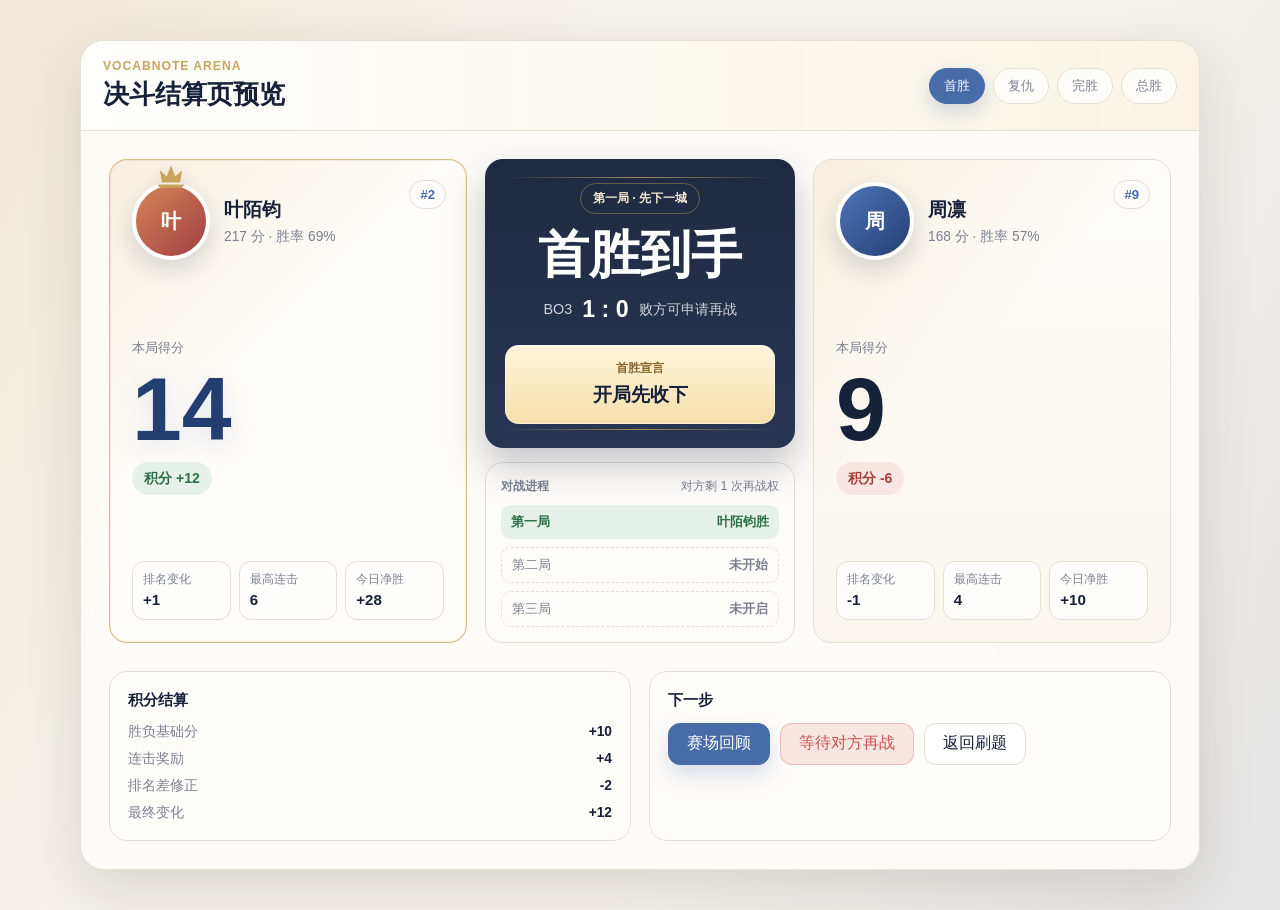
<file: docs/mockups/pk-settlement-preview.html>
<!DOCTYPE html>
<html lang="zh-CN">
<head>
  <meta charset="UTF-8">
  <meta name="viewport" content="width=device-width, initial-scale=1.0">
  <title>PK 结算页预览</title>
  <style>
    :root {
      --cream: #f6f2ec;
      --paper: #fffdfa;
      --ink: #17213a;
      --muted: #7b8191;
      --line: #e5ded3;
      --blue: #486ca8;
      --blue-dark: #233f72;
      --gold: #c9a45c;
      --gold-soft: #f4ead3;
      --red: #c8554d;
      --red-soft: #f8e6e2;
      --green: #5a9a73;
      --green-soft: #e6f1ea;
      --shadow: 0 18px 55px rgba(42, 34, 24, 0.14);
      --radius: 18px;
    }

    * { box-sizing: border-box; }

    body {
      margin: 0;
      min-height: 100vh;
      color: var(--ink);
      font-family: "Microsoft YaHei", "Noto Sans SC", sans-serif;
      background:
        linear-gradient(120deg, rgba(201,164,92,0.12), transparent 34%),
        linear-gradient(300deg, rgba(72,108,168,0.10), transparent 38%),
        var(--cream);
    }

    .page {
      min-height: 100vh;
      display: flex;
      align-items: center;
      justify-content: center;
      padding: 40px 20px;
    }

    .settlement {
      width: min(1120px, 100%);
      background: rgba(255, 253, 250, 0.88);
      border: 1px solid rgba(229, 222, 211, 0.9);
      border-radius: 24px;
      box-shadow: var(--shadow);
      overflow: hidden;
      backdrop-filter: blur(14px);
    }

    .topline {
      display: flex;
      align-items: center;
      justify-content: space-between;
      gap: 16px;
      padding: 18px 22px;
      border-bottom: 1px solid var(--line);
      background: linear-gradient(90deg, rgba(255,255,255,0.72), rgba(244,234,211,0.48));
    }

    .brand {
      display: flex;
      flex-direction: column;
      gap: 4px;
      min-width: 0;
    }

    .eyebrow {
      color: var(--gold);
      font-size: 0.76rem;
      font-weight: 700;
      letter-spacing: 0.08em;
    }

    .title {
      margin: 0;
      font-size: clamp(1.25rem, 2vw, 1.8rem);
      letter-spacing: 0;
    }

    .scenario-tabs {
      display: flex;
      gap: 8px;
      flex-wrap: wrap;
      justify-content: flex-end;
    }

    .scenario-tabs button {
      border: 1px solid var(--line);
      background: var(--paper);
      color: var(--muted);
      border-radius: 999px;
      padding: 8px 14px;
      font: inherit;
      font-size: 0.82rem;
      cursor: pointer;
      transition: 0.18s ease;
      white-space: nowrap;
    }

    .scenario-tabs button.active {
      color: #fff;
      background: var(--blue);
      border-color: var(--blue);
      box-shadow: 0 8px 20px rgba(72,108,168,0.24);
    }

    .hero {
      display: grid;
      grid-template-columns: 1fr 310px 1fr;
      align-items: stretch;
      gap: 18px;
      padding: 28px;
    }

    .player {
      position: relative;
      min-height: 360px;
      border: 1px solid var(--line);
      border-radius: var(--radius);
      background: var(--paper);
      overflow: hidden;
      padding: 22px;
      display: flex;
      flex-direction: column;
      justify-content: space-between;
    }

    .player.winner {
      border-color: rgba(201,164,92,0.72);
      box-shadow: inset 0 0 0 1px rgba(201,164,92,0.15);
    }

    .player.loser {
      background: linear-gradient(180deg, #fffdfa, #faf6ef);
    }

    .player::before {
      content: "";
      position: absolute;
      inset: 0;
      background: linear-gradient(135deg, rgba(201,164,92,0.16), transparent 42%);
      pointer-events: none;
    }

    .player-header {
      position: relative;
      display: flex;
      align-items: center;
      gap: 14px;
      z-index: 1;
    }

    .avatar-wrap {
      position: relative;
      width: 78px;
      height: 78px;
      flex: 0 0 auto;
    }

    .avatar {
      width: 78px;
      height: 78px;
      border-radius: 50%;
      display: grid;
      place-items: center;
      color: #fff;
      font-size: 1.28rem;
      font-weight: 800;
      border: 4px solid #fff;
      box-shadow: 0 10px 24px rgba(23,33,58,0.16);
      overflow: hidden;
    }

    .avatar img {
      width: 100%;
      height: 100%;
      object-fit: cover;
    }

    .crown {
      position: absolute;
      left: 50%;
      top: -18px;
      width: 34px;
      height: 24px;
      transform: translateX(-50%);
      color: var(--gold);
      filter: drop-shadow(0 4px 8px rgba(201,164,92,0.35));
    }

    .player-name {
      min-width: 0;
    }

    .player-name strong {
      display: block;
      font-size: 1.18rem;
      white-space: nowrap;
      overflow: hidden;
      text-overflow: ellipsis;
    }

    .player-name span {
      display: block;
      margin-top: 5px;
      color: var(--muted);
      font-size: 0.86rem;
    }

    .rank-pill {
      position: absolute;
      top: 20px;
      right: 20px;
      border: 1px solid var(--line);
      border-radius: 999px;
      padding: 6px 10px;
      color: var(--blue);
      background: rgba(255,255,255,0.78);
      font-size: 0.82rem;
      font-weight: 700;
      z-index: 1;
    }

    .score-block {
      position: relative;
      z-index: 1;
      display: grid;
      gap: 10px;
      margin-top: 34px;
    }

    .score-label {
      color: var(--muted);
      font-size: 0.8rem;
    }

    .score {
      font-size: clamp(3rem, 7vw, 5.7rem);
      line-height: 0.95;
      font-weight: 900;
      color: var(--ink);
      letter-spacing: 0;
    }

    .winner .score {
      color: var(--blue-dark);
      text-shadow: 0 8px 24px rgba(72,108,168,0.16);
    }

    .delta {
      display: inline-flex;
      align-items: center;
      width: fit-content;
      border-radius: 999px;
      padding: 7px 12px;
      font-size: 0.88rem;
      font-weight: 800;
    }

    .delta.up {
      color: #2e7048;
      background: var(--green-soft);
    }

    .delta.down {
      color: #a63f39;
      background: var(--red-soft);
    }

    .stats {
      position: relative;
      z-index: 1;
      display: grid;
      grid-template-columns: repeat(3, 1fr);
      gap: 8px;
      margin-top: 20px;
    }

    .stat {
      border: 1px solid var(--line);
      border-radius: 12px;
      background: rgba(255,255,255,0.72);
      padding: 10px;
    }

    .stat span {
      display: block;
      color: var(--muted);
      font-size: 0.72rem;
      margin-bottom: 4px;
    }

    .stat strong {
      font-size: 0.94rem;
    }

    .center {
      display: flex;
      flex-direction: column;
      gap: 14px;
      min-width: 0;
    }

    .result-card {
      flex: 1;
      border-radius: var(--radius);
      background:
        linear-gradient(180deg, rgba(23,33,58,0.96), rgba(32,45,77,0.96));
      color: #fff;
      padding: 24px 20px;
      text-align: center;
      display: flex;
      flex-direction: column;
      justify-content: center;
      box-shadow: 0 18px 38px rgba(23,33,58,0.25);
      position: relative;
      overflow: hidden;
    }

    .result-card::before,
    .result-card::after {
      content: "";
      position: absolute;
      left: 18px;
      right: 18px;
      height: 1px;
      background: linear-gradient(90deg, transparent, rgba(201,164,92,0.8), transparent);
    }

    .result-card::before { top: 18px; }
    .result-card::after { bottom: 18px; }

    .round-tag {
      width: fit-content;
      margin: 0 auto 14px;
      padding: 6px 12px;
      border-radius: 999px;
      color: var(--gold-soft);
      border: 1px solid rgba(201,164,92,0.42);
      font-size: 0.78rem;
      font-weight: 800;
    }

    .result-title {
      margin: 0;
      font-size: clamp(1.9rem, 4vw, 3.25rem);
      line-height: 1.05;
      letter-spacing: 0;
    }

    .series-score {
      margin: 14px auto 0;
      display: inline-flex;
      align-items: center;
      gap: 10px;
      font-size: 0.9rem;
      color: rgba(255,255,255,0.78);
    }

    .series-score strong {
      color: #fff;
      font-size: 1.45rem;
    }

    .declaration {
      margin: 22px 0 0;
      padding: 16px 14px;
      border-radius: 14px;
      color: var(--ink);
      background: linear-gradient(180deg, #fff5db, #f7dfab);
      box-shadow: inset 0 0 0 1px rgba(255,255,255,0.45);
    }

    .declaration span {
      display: block;
      color: #85642b;
      font-size: 0.72rem;
      font-weight: 800;
      margin-bottom: 6px;
    }

    .declaration strong {
      font-size: 1.18rem;
    }

    .momentum {
      border: 1px solid var(--line);
      border-radius: var(--radius);
      background: var(--paper);
      padding: 15px;
    }

    .momentum-title {
      display: flex;
      justify-content: space-between;
      gap: 12px;
      color: var(--muted);
      font-size: 0.78rem;
      margin-bottom: 10px;
    }

    .rounds {
      display: grid;
      gap: 8px;
    }

    .round {
      display: flex;
      align-items: center;
      justify-content: space-between;
      gap: 10px;
      padding: 8px 10px;
      border-radius: 10px;
      background: #f8f4ed;
      font-size: 0.82rem;
    }

    .round.win {
      color: #2e7048;
      background: var(--green-soft);
      font-weight: 700;
    }

    .round.pending {
      color: var(--muted);
      border: 1px dashed var(--line);
      background: transparent;
    }

    .details {
      display: grid;
      grid-template-columns: 1fr 1fr;
      gap: 18px;
      padding: 0 28px 28px;
    }

    .panel {
      border: 1px solid var(--line);
      border-radius: var(--radius);
      background: var(--paper);
      padding: 18px;
    }

    .panel h3 {
      margin: 0 0 12px;
      font-size: 0.96rem;
    }

    .breakdown {
      display: grid;
      gap: 9px;
    }

    .breakdown-row {
      display: flex;
      justify-content: space-between;
      align-items: center;
      gap: 12px;
      color: var(--muted);
      font-size: 0.86rem;
    }

    .breakdown-row strong {
      color: var(--ink);
    }

    .actions {
      display: flex;
      gap: 10px;
      flex-wrap: wrap;
    }

    .actions button {
      min-height: 42px;
      border-radius: 12px;
      padding: 0 18px;
      border: 1px solid var(--line);
      background: #fff;
      color: var(--ink);
      font: inherit;
      cursor: pointer;
    }

    .actions .primary {
      border-color: var(--blue);
      background: var(--blue);
      color: #fff;
      box-shadow: 0 10px 22px rgba(72,108,168,0.22);
    }

    .actions .danger {
      border-color: rgba(200,85,77,0.28);
      color: var(--red);
      background: var(--red-soft);
    }

    @media (max-width: 900px) {
      .topline { align-items: flex-start; flex-direction: column; }
      .scenario-tabs { justify-content: flex-start; }
      .hero { grid-template-columns: 1fr; }
      .center { order: -1; }
      .player { min-height: auto; }
      .details { grid-template-columns: 1fr; }
    }

    @media (max-width: 520px) {
      .page { padding: 16px; }
      .hero, .details { padding: 16px; }
      .stats { grid-template-columns: 1fr; }
      .topline { padding: 16px; }
    }
  </style>
</head>
<body>
  <main class="page">
    <section class="settlement" aria-label="PK 结算页预览">
      <header class="topline">
        <div class="brand">
          <div class="eyebrow">VOCABNOTE ARENA</div>
          <h1 class="title">决斗结算页预览</h1>
        </div>
        <div class="scenario-tabs" aria-label="结算剧情切换">
          <button class="active" data-scenario="first">首胜</button>
          <button data-scenario="revenge">复仇</button>
          <button data-scenario="sweep">完胜</button>
          <button data-scenario="final">总胜</button>
        </div>
      </header>

      <div class="hero">
        <article class="player winner" id="winnerCard">
          <span class="rank-pill" id="winnerRank">#2</span>
          <div class="player-header">
            <div class="avatar-wrap">
              <svg class="crown" viewBox="0 0 64 44" aria-hidden="true">
                <path fill="currentColor" d="M7 38h50l-4 6H11l-4-6Zm4-27 13 12 8-21 8 21 13-12-4 23H15L11 11Z"/>
              </svg>
              <div class="avatar" style="background: linear-gradient(135deg,#d68554,#9f3f45);">叶</div>
            </div>
            <div class="player-name">
              <strong id="winnerName">叶陌钧</strong>
              <span id="winnerMeta">217 分 · 胜率 69%</span>
            </div>
          </div>
          <div class="score-block">
            <span class="score-label">本局得分</span>
            <div class="score" id="winnerScore">14</div>
            <span class="delta up" id="winnerDelta">积分 +12</span>
          </div>
          <div class="stats">
            <div class="stat"><span>排名变化</span><strong id="winnerMove">+1</strong></div>
            <div class="stat"><span>最高连击</span><strong id="winnerStreak">6</strong></div>
            <div class="stat"><span>今日净胜</span><strong id="winnerNet">+28</strong></div>
          </div>
        </article>

        <section class="center">
          <div class="result-card">
            <div class="round-tag" id="roundTag">第一局 · 先下一城</div>
            <h2 class="result-title" id="resultTitle">首胜到手</h2>
            <div class="series-score">
              <span>BO3</span>
              <strong id="seriesScore">1 : 0</strong>
              <span id="seriesHint">败方可申请再战</span>
            </div>
            <div class="declaration">
              <span id="quoteType">首胜宣言</span>
              <strong id="declarationText">开局先收下</strong>
            </div>
          </div>

          <div class="momentum">
            <div class="momentum-title">
              <strong>对战进程</strong>
              <span id="rematchState">对方剩 1 次再战权</span>
            </div>
            <div class="rounds" id="rounds"></div>
          </div>
        </section>

        <article class="player loser" id="loserCard">
          <span class="rank-pill" id="loserRank">#9</span>
          <div class="player-header">
            <div class="avatar-wrap">
              <div class="avatar" style="background: linear-gradient(135deg,#4f75b8,#243e73);">周</div>
            </div>
            <div class="player-name">
              <strong id="loserName">周凛</strong>
              <span id="loserMeta">168 分 · 胜率 57%</span>
            </div>
          </div>
          <div class="score-block">
            <span class="score-label">本局得分</span>
            <div class="score" id="loserScore">9</div>
            <span class="delta down" id="loserDelta">积分 -6</span>
          </div>
          <div class="stats">
            <div class="stat"><span>排名变化</span><strong id="loserMove">-1</strong></div>
            <div class="stat"><span>最高连击</span><strong id="loserStreak">4</strong></div>
            <div class="stat"><span>今日净胜</span><strong id="loserNet">+10</strong></div>
          </div>
        </article>
      </div>

      <div class="details">
        <section class="panel">
          <h3>积分结算</h3>
          <div class="breakdown">
            <div class="breakdown-row"><span>胜负基础分</span><strong id="basePoints">+10</strong></div>
            <div class="breakdown-row"><span>连击奖励</span><strong id="streakPoints">+4</strong></div>
            <div class="breakdown-row"><span>排名差修正</span><strong id="rankModifier">-2</strong></div>
            <div class="breakdown-row"><span>最终变化</span><strong id="finalPoints">+12</strong></div>
          </div>
        </section>
        <section class="panel">
          <h3>下一步</h3>
          <div class="actions">
            <button class="primary">赛场回顾</button>
            <button id="rematchButton" class="danger">申请再战</button>
            <button>返回刷题</button>
          </div>
        </section>
      </div>
    </section>
  </main>

  <script>
    const scenarios = {
      first: {
        roundTag: "第一局 · 先下一城",
        resultTitle: "首胜到手",
        seriesScore: "1 : 0",
        seriesHint: "败方可申请再战",
        quoteType: "首胜宣言",
        declarationText: "开局先收下",
        rematchState: "对方剩 1 次再战权",
        winnerScore: 14,
        loserScore: 9,
        winnerDelta: "积分 +12",
        loserDelta: "积分 -6",
        basePoints: "+10",
        streakPoints: "+4",
        rankModifier: "-2",
        finalPoints: "+12",
        rematchButton: "等待对方再战",
        rounds: [
          ["第一局", "叶陌钧胜", "win"],
          ["第二局", "未开始", "pending"],
          ["第三局", "未开启", "pending"]
        ]
      },
      revenge: {
        roundTag: "第二局 · 扳回一城",
        resultTitle: "复仇成功",
        seriesScore: "1 : 1",
        seriesHint: "进入决胜压力",
        quoteType: "复仇宣言",
        declarationText: "现在轮到我",
        rematchState: "双方再战权已用尽",
        winnerName: "周凛",
        loserName: "叶陌钧",
        winnerRank: "#9",
        loserRank: "#2",
        winnerMeta: "174 分 · 胜率 58%",
        loserMeta: "211 分 · 胜率 68%",
        winnerScore: 13,
        loserScore: 11,
        winnerDelta: "积分 +16",
        loserDelta: "积分 -10",
        basePoints: "+10",
        streakPoints: "+2",
        rankModifier: "+4",
        finalPoints: "+16",
        rematchButton: "开启决胜局",
        rounds: [
          ["第一局", "叶陌钧胜", "pending"],
          ["第二局", "周凛胜", "win"],
          ["第三局", "待确认", "pending"]
        ]
      },
      sweep: {
        roundTag: "第二局 · 2:0 终结",
        resultTitle: "完胜收场",
        seriesScore: "2 : 0",
        seriesHint: "本组对决结束",
        quoteType: "完胜宣言",
        declarationText: "两局够了",
        rematchState: "已无再战机会",
        winnerScore: 16,
        loserScore: 8,
        winnerDelta: "积分 +10",
        loserDelta: "积分 -7",
        basePoints: "+10",
        streakPoints: "+2",
        rankModifier: "-2",
        finalPoints: "+10",
        rematchButton: "对决已结束",
        rounds: [
          ["第一局", "叶陌钧胜", "win"],
          ["第二局", "叶陌钧胜", "win"],
          ["第三局", "未开启", "pending"]
        ]
      },
      final: {
        roundTag: "第三局 · 决胜时刻",
        resultTitle: "总胜加冕",
        seriesScore: "2 : 1",
        seriesHint: "BO3 最终胜者",
        quoteType: "总胜宣言",
        declarationText: "这局我收了",
        rematchState: "三局结束",
        winnerScore: 15,
        loserScore: 13,
        winnerDelta: "积分 +18",
        loserDelta: "积分 -9",
        basePoints: "+10",
        streakPoints: "+4",
        rankModifier: "+4",
        finalPoints: "+18",
        rematchButton: "对决已结束",
        rounds: [
          ["第一局", "周凛胜", "pending"],
          ["第二局", "叶陌钧胜", "win"],
          ["第三局", "叶陌钧胜", "win"]
        ]
      }
    };

    const defaults = {
      winnerName: "叶陌钧",
      loserName: "周凛",
      winnerRank: "#2",
      loserRank: "#9",
      winnerMeta: "217 分 · 胜率 69%",
      loserMeta: "168 分 · 胜率 57%"
    };

    function setText(id, value) {
      const el = document.getElementById(id);
      if (el) el.textContent = value;
    }

    function renderRounds(rows) {
      document.getElementById("rounds").innerHTML = rows.map(([name, result, cls]) =>
        `<div class="round ${cls}"><span>${name}</span><strong>${result}</strong></div>`
      ).join("");
    }

    function applyScenario(name) {
      const data = { ...defaults, ...scenarios[name] };
      Object.keys(data).forEach((key) => {
        if (key !== "rounds") setText(key, data[key]);
      });
      renderRounds(data.rounds);
      document.querySelectorAll(".scenario-tabs button").forEach((button) => {
        button.classList.toggle("active", button.dataset.scenario === name);
      });
    }

    document.querySelectorAll(".scenario-tabs button").forEach((button) => {
      button.addEventListener("click", () => applyScenario(button.dataset.scenario));
    });

    applyScenario("first");
  </script>
</body>
</html>
</file>
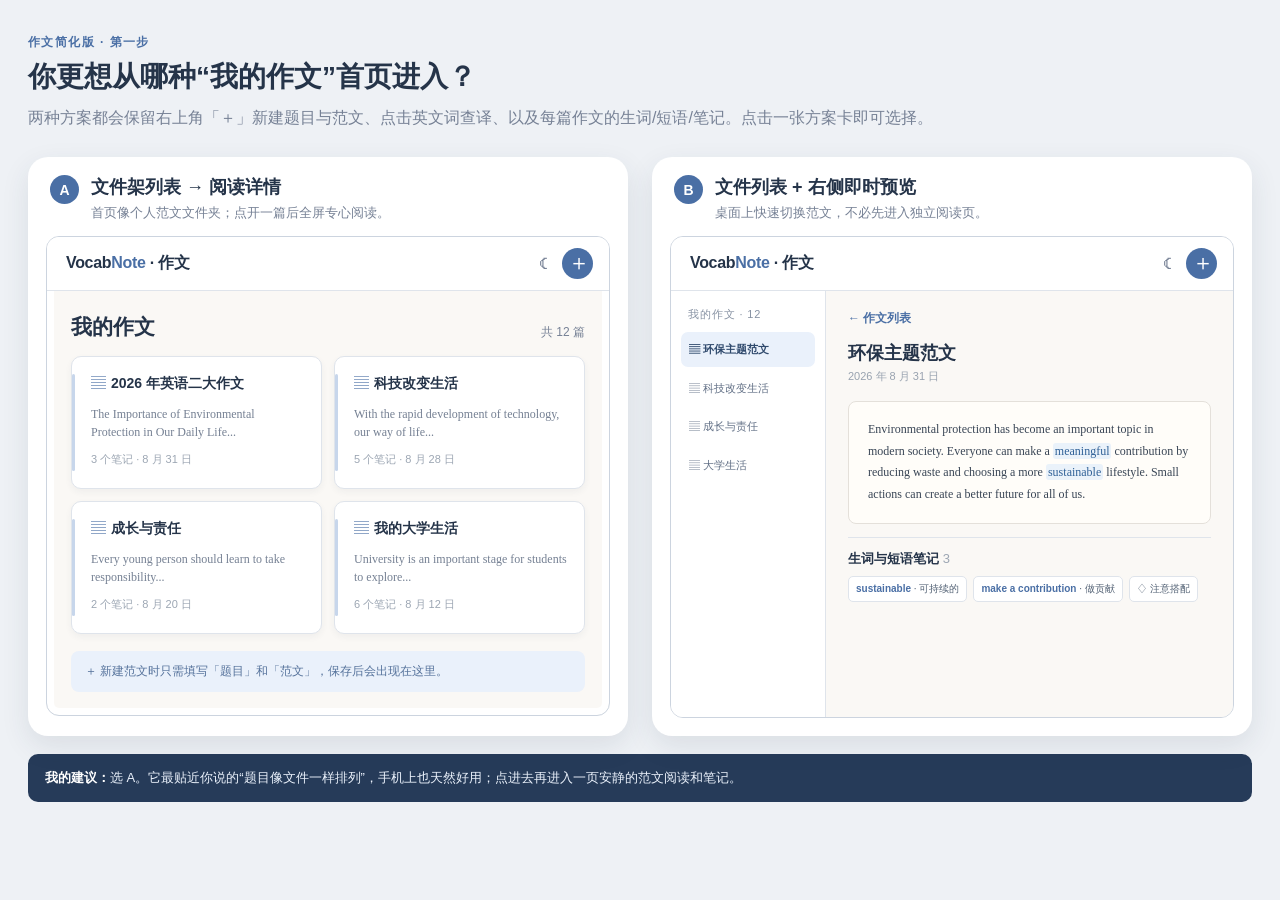
<file: .superpowers/brainstorm/composition-20260901/content/composition-layout-options.html>
<!DOCTYPE html>
<html lang="zh-CN">
<head>
  <meta charset="UTF-8">
  <meta name="viewport" content="width=device-width, initial-scale=1.0">
  <title>作文简化版 - 首页布局选择</title>
  <style>
    :root { --paper:#faf8f5; --ink:#253449; --muted:#768195; --line:#dfe4eb; --blue:#4a6fa5; --blue-soft:#eaf1fb; --card:#fff; --warm:#f3eee7; }
    * { box-sizing:border-box; }
    body { margin:0; background:#eef1f5; color:var(--ink); font-family:"Microsoft YaHei", "Segoe UI", sans-serif; }
    .page { max-width:1450px; margin:0 auto; padding:34px 28px 48px; }
    .eyebrow { color:var(--blue); font-size:12px; font-weight:800; letter-spacing:.12em; text-transform:uppercase; }
    h1 { margin:7px 0 8px; font-size:28px; }
    .intro { margin:0 0 26px; color:var(--muted); line-height:1.7; }
    .choices { display:grid; grid-template-columns:1fr 1fr; gap:24px; }
    .choice { background:#fff; border:2px solid transparent; border-radius:20px; padding:16px; box-shadow:0 10px 28px rgba(39,57,81,.10); cursor:pointer; transition:.2s ease; }
    .choice:hover, .choice.selected { border-color:var(--blue); transform:translateY(-3px); box-shadow:0 16px 34px rgba(39,57,81,.16); }
    .choice-head { display:flex; gap:12px; align-items:flex-start; padding:0 4px 13px; }
    .badge { width:29px; height:29px; border-radius:50%; color:white; background:var(--blue); display:grid; place-items:center; font-size:14px; font-weight:800; flex:none; }
    .choice h2 { font-size:18px; margin:0 0 4px; }
    .choice p { color:var(--muted); font-size:13px; line-height:1.5; margin:0; }
    .preview { border:1px solid #ccd4df; border-radius:13px; overflow:hidden; min-height:480px; background:var(--paper); box-shadow:inset 0 0 0 7px #fff; }
    .appbar { height:54px; padding:0 16px 0 19px; display:flex; align-items:center; justify-content:space-between; background:#fff; border-bottom:1px solid var(--line); }
    .brand { font-size:16px; font-weight:800; letter-spacing:-.02em; } .brand b { color:var(--blue); }
    .app-actions { display:flex; gap:9px; align-items:center; }
    .round { width:31px; height:31px; display:grid; place-items:center; border:0; border-radius:50%; background:var(--blue); color:white; font-size:22px; line-height:1; }
    .moon { color:#768195; font-size:18px; padding:5px; }
    .view { padding:22px 24px; }
    .topline { display:flex; justify-content:space-between; align-items:end; margin-bottom:15px; }
    .topline h3 { margin:0; font-size:21px; } .topline span { color:var(--muted); font-size:12px; }
    .file-grid { display:grid; grid-template-columns:repeat(2,minmax(0,1fr)); gap:12px; }
    .file { position:relative; background:#fff; min-height:133px; padding:17px 15px 14px 19px; border:1px solid var(--line); border-radius:10px; box-shadow:0 3px 7px rgba(48,59,77,.05); }
    .file:before { content:""; position:absolute; left:0; top:17px; bottom:17px; width:3px; border-radius:2px; background:#c7d6eb; }
    .file-icon { color:var(--blue); font-size:15px; margin-right:5px; } .file-title { font-size:14px; font-weight:800; }
    .excerpt { margin:12px 0 10px; color:#758093; font-family:Georgia,serif; font-size:12px; line-height:1.55; display:-webkit-box; -webkit-line-clamp:2; -webkit-box-orient:vertical; overflow:hidden; }
    .meta { color:#9ca6b3; font-size:11px; }
    .empty-note { margin-top:17px; padding:12px 14px; background:var(--blue-soft); color:#55729b; border-radius:8px; font-size:12px; }
    .split-app { display:grid; grid-template-columns:155px 1fr; min-height:426px; }
    .sidebar { padding:16px 10px; border-right:1px solid var(--line); background:#fff; }
    .side-title { color:#8792a3; font-size:11px; letter-spacing:.08em; margin:0 7px 10px; }
    .side-file { padding:10px 8px; border-radius:7px; font-size:11px; line-height:1.35; color:#627086; margin-bottom:4px; }
    .side-file.active { color:#304a6d; background:var(--blue-soft); font-weight:800; }
    .reader { padding:19px 22px; background:var(--paper); }
    .back { color:var(--blue); font-size:12px; font-weight:800; } .reader h3 { font-size:18px; margin:14px 0 4px; } .reader .date { color:#98a2af; font-size:11px; }
    .essay { margin:17px 0 13px; padding:17px 19px; border:1px solid #e4e0da; border-radius:8px; background:#fffdf9; color:#394555; font-family:Georgia,"Times New Roman",serif; font-size:12px; line-height:1.82; }
    .word { color:#306197; background:#eaf2fa; border-radius:3px; padding:1px 2px; cursor:pointer; }
    .note-section { border-top:1px solid var(--line); padding-top:12px; } .note-title { font-size:13px; font-weight:800; margin-bottom:8px; }
    .chips { display:flex; gap:6px; flex-wrap:wrap; }.chip { padding:5px 7px; border-radius:5px; background:#fff; border:1px solid var(--line); font-size:10px; color:#526174; }.chip b { color:var(--blue); }
    .compare-note { margin-top:18px; padding:14px 17px; border-radius:10px; background:#263b59; color:#eaf1fb; font-size:13px; line-height:1.6; }
    .compare-note b { color:#fff; }
    @media (max-width:900px) { .choices { grid-template-columns:1fr; } }
    @media (max-width:560px) { .page{padding:22px 12px;} h1{font-size:23px;} .view{padding:16px;} .file-grid{grid-template-columns:1fr;} .split-app{grid-template-columns:115px 1fr;} .reader{padding:15px;} .sidebar{padding:12px 6px;} .choice{padding:11px;} }
  </style>
</head>
<body>
  <main class="page">
    <div class="eyebrow">作文简化版 · 第一步</div>
    <h1>你更想从哪种“我的作文”首页进入？</h1>
    <p class="intro">两种方案都会保留右上角「＋」新建题目与范文、点击英文词查译、以及每篇作文的生词/短语/笔记。点击一张方案卡即可选择。</p>

    <div class="choices">
      <section class="choice" data-choice="file-grid" onclick="toggleSelect(this)">
        <div class="choice-head"><div class="badge">A</div><div><h2>文件架列表 → 阅读详情</h2><p>首页像个人范文文件夹；点开一篇后全屏专心阅读。</p></div></div>
        <div class="preview">
          <div class="appbar"><div class="brand">Vocab<b>Note</b> · 作文</div><div class="app-actions"><span class="moon">☾</span><button class="round" aria-label="新建">＋</button></div></div>
          <div class="view">
            <div class="topline"><h3>我的作文</h3><span>共 12 篇</span></div>
            <div class="file-grid">
              <article class="file"><div><span class="file-icon">▤</span><span class="file-title">2026 年英语二大作文</span></div><div class="excerpt">The Importance of Environmental Protection in Our Daily Life...</div><div class="meta">3 个笔记 · 8 月 31 日</div></article>
              <article class="file"><div><span class="file-icon">▤</span><span class="file-title">科技改变生活</span></div><div class="excerpt">With the rapid development of technology, our way of life...</div><div class="meta">5 个笔记 · 8 月 28 日</div></article>
              <article class="file"><div><span class="file-icon">▤</span><span class="file-title">成长与责任</span></div><div class="excerpt">Every young person should learn to take responsibility...</div><div class="meta">2 个笔记 · 8 月 20 日</div></article>
              <article class="file"><div><span class="file-icon">▤</span><span class="file-title">我的大学生活</span></div><div class="excerpt">University is an important stage for students to explore...</div><div class="meta">6 个笔记 · 8 月 12 日</div></article>
            </div>
            <div class="empty-note">＋ 新建范文时只需填写「题目」和「范文」，保存后会出现在这里。</div>
          </div>
        </div>
      </section>

      <section class="choice" data-choice="split-reader" onclick="toggleSelect(this)">
        <div class="choice-head"><div class="badge">B</div><div><h2>文件列表 + 右侧即时预览</h2><p>桌面上快速切换范文，不必先进入独立阅读页。</p></div></div>
        <div class="preview">
          <div class="appbar"><div class="brand">Vocab<b>Note</b> · 作文</div><div class="app-actions"><span class="moon">☾</span><button class="round" aria-label="新建">＋</button></div></div>
          <div class="split-app">
            <aside class="sidebar"><div class="side-title">我的作文 · 12</div><div class="side-file active">▤ 环保主题范文</div><div class="side-file">▤ 科技改变生活</div><div class="side-file">▤ 成长与责任</div><div class="side-file">▤ 大学生活</div></aside>
            <article class="reader"><div class="back">← 作文列表</div><h3>环保主题范文</h3><div class="date">2026 年 8 月 31 日</div><div class="essay">Environmental protection has become an important topic in modern society. Everyone can make a <span class="word">meaningful</span> contribution by reducing waste and choosing a more <span class="word">sustainable</span> lifestyle. Small actions can create a better future for all of us.</div><div class="note-section"><div class="note-title">生词与短语笔记 <span style="color:#9ca6b3;font-weight:400">3</span></div><div class="chips"><span class="chip"><b>sustainable</b> · 可持续的</span><span class="chip"><b>make a contribution</b> · 做贡献</span><span class="chip">♢ 注意搭配</span></div></div></article>
          </div>
        </div>
      </section>
    </div>
    <div class="compare-note"><b>我的建议：</b>选 A。它最贴近你说的“题目像文件一样排列”，手机上也天然好用；点进去再进入一页安静的范文阅读和笔记。</div>
  </main>
</body>
</html>
</file>
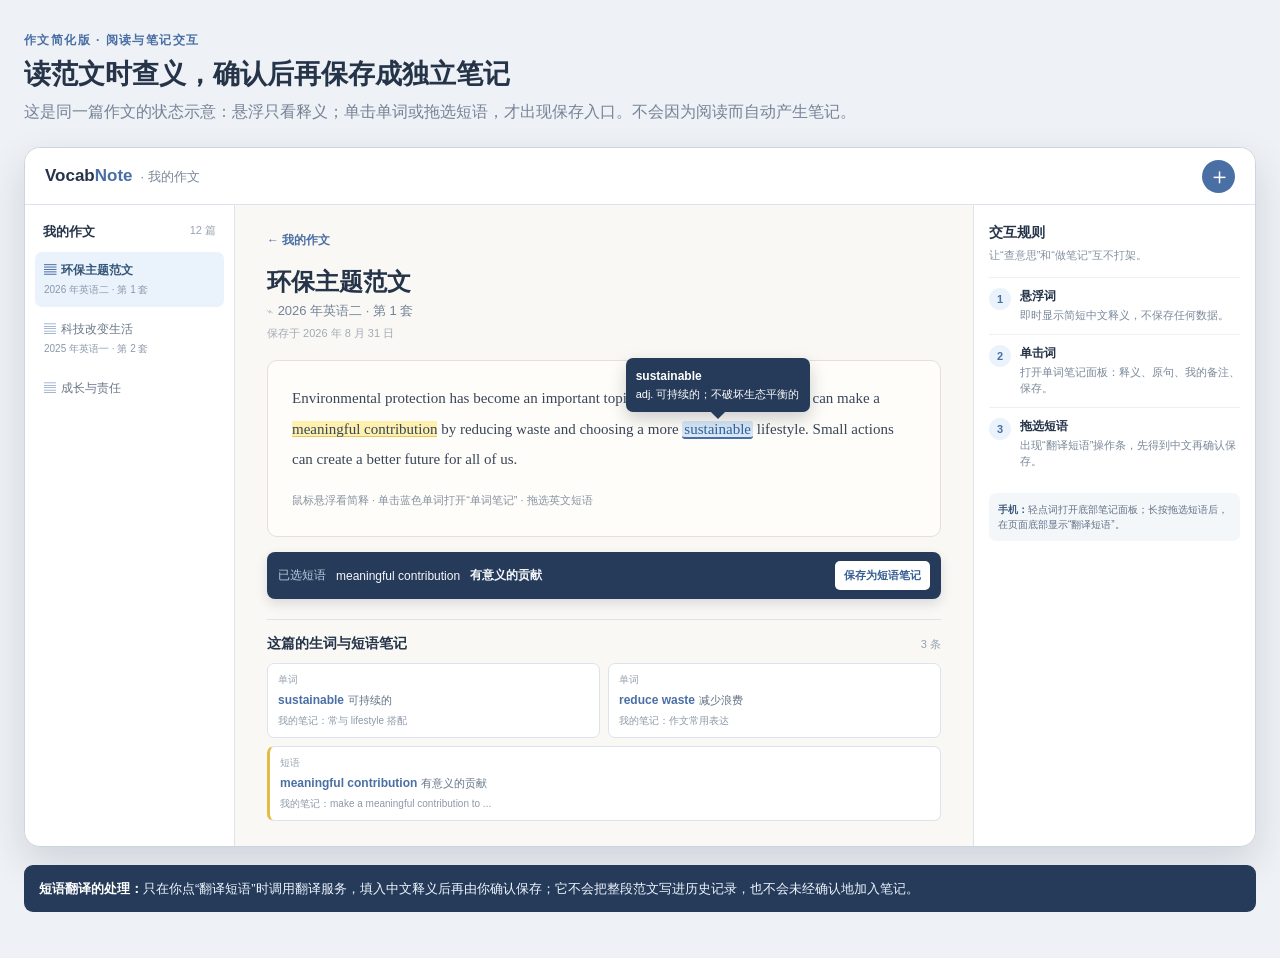
<file: .superpowers/brainstorm/composition-20260901/content/composition-reading-annotation-flow.html>
<!DOCTYPE html>
<html lang="zh-CN">
<head>
  <meta charset="UTF-8">
  <meta name="viewport" content="width=device-width, initial-scale=1.0">
  <title>作文简化版 - 阅读与笔记交互</title>
  <style>
    :root{--paper:#faf8f5;--ink:#253449;--muted:#768397;--line:#dce3ec;--blue:#4a6fa5;--blue2:#355c91;--blueSoft:#eaf2fb;--green:#44856c;--card:#fff;--yellow:#fff0ae}
    *{box-sizing:border-box}body{margin:0;background:#eef1f5;color:var(--ink);font-family:"Microsoft YaHei","Segoe UI",sans-serif}.page{max-width:1360px;margin:auto;padding:32px 24px 46px}.eyebrow{font-size:12px;font-weight:800;letter-spacing:.12em;color:var(--blue)}h1{font-size:27px;margin:7px 0}.intro{margin:0 0 22px;color:var(--muted);line-height:1.65}.app{border:1px solid #cbd4df;border-radius:16px;overflow:hidden;background:var(--paper);box-shadow:0 16px 38px rgba(37,52,73,.15)}.bar{height:57px;background:#fff;border-bottom:1px solid var(--line);padding:0 20px;display:flex;align-items:center;justify-content:space-between}.brand{font-size:17px;font-weight:800}.brand b{color:var(--blue)}.appname{font-size:13px;font-weight:500;color:#7b8898;margin-left:8px}.plus{width:33px;height:33px;border:0;border-radius:50%;background:var(--blue);color:#fff;font-size:23px;line-height:1}.layout{display:grid;grid-template-columns:210px minmax(0,1fr) 282px;min-height:610px}.library{padding:18px 10px;background:#fff;border-right:1px solid var(--line)}.libhead{display:flex;justify-content:space-between;padding:0 8px 11px;font-size:13px}.libhead span{font-size:11px;color:#9aa4b2}.file{font-size:12px;color:#6b7789;padding:10px 9px;border-radius:7px;margin-bottom:4px;line-height:1.45}.file.active{background:var(--blueSoft);color:#345678;font-weight:800}.file small{display:block;color:#8998aa;font-size:10px;margin-top:3px;font-weight:400}.doc{color:var(--blue);margin-right:5px}.reader{padding:27px 32px 25px;position:relative}.back{color:var(--blue);font-size:12px;font-weight:800}.reader h2{font-size:24px;margin:17px 0 4px}.subtitle{color:#738397;font-size:13px}.subtitle:before{content:"⌁ ";color:#a6b5c5}.date{font-size:11px;color:#a0abb6;margin-top:6px}.essay{position:relative;margin:19px 0 16px;padding:22px 24px 25px;background:#fffdf9;border:1px solid #e5e1d9;border-radius:10px;font-family:Georgia,"Times New Roman",serif;font-size:15px;line-height:2.03;color:#384657}.essay p{margin:0}.word{position:relative;color:#2d629b;background:#eaf2fb;border-radius:3px;padding:0 2px;border-bottom:1px dashed #6c91bc;cursor:pointer}.word.selected{background:#d9e8f8;border-bottom:2px solid var(--blue)}.phrase{background:var(--yellow);box-shadow:0 -1px 0 #e7c657 inset;color:#35475e}.tip{position:absolute;z-index:4;left:50%;bottom:calc(100% + 9px);transform:translateX(-50%);width:184px;background:#263b59;color:white;border-radius:7px;padding:9px 10px;font-family:"Microsoft YaHei",sans-serif;font-size:11px;line-height:1.5;box-shadow:0 7px 17px rgba(23,35,51,.22)}.tip:after{content:"";position:absolute;bottom:-5px;left:50%;width:10px;height:10px;background:#263b59;transform:translateX(-50%) rotate(45deg)}.tip b{display:block;font-size:12px;color:#fff;margin-bottom:1px}.hintline{font-family:"Microsoft YaHei",sans-serif;margin-top:14px;font-size:11px;color:#8491a1}.selectionbar{display:flex;gap:10px;align-items:center;margin:-1px 0 20px;padding:9px 11px;background:#263b59;border-radius:8px;color:#f5f8fc;font-family:"Microsoft YaHei",sans-serif;font-size:12px;box-shadow:0 5px 12px rgba(34,53,76,.15)}.selectionbar .label{color:#bacce0}.selectionbar .translation{font-weight:800;flex:1}.selectionbar button{flex:none;border:0;border-radius:5px;background:#fff;color:#365f92;font-size:11px;font-weight:800;padding:7px 9px}.notes{border-top:1px solid var(--line);padding-top:15px}.noteshead{display:flex;align-items:center;justify-content:space-between;margin-bottom:10px}.noteshead b{font-size:14px}.noteshead span{font-size:11px;color:#95a1b0}.notegrid{display:grid;grid-template-columns:1fr 1fr;gap:8px}.note{background:#fff;border:1px solid var(--line);border-radius:7px;padding:9px 10px;min-height:68px}.note .kind{font-size:10px;color:#9aa4b1;display:block;margin-bottom:3px}.note b{font-size:12px;color:var(--blue)}.note .trans{font-size:11px;color:#627286;margin-left:4px}.note .mine{font-size:10px;color:#8d99a7;margin-top:6px}.note.phraseNote{grid-column:span 2;border-left:3px solid #e0bd48}.aside{padding:19px 15px;background:#fff;border-left:1px solid var(--line)}.aside h3{font-size:14px;margin:0 0 5px}.aside .asideIntro{font-size:11px;color:#8491a1;line-height:1.55;margin:0 0 13px}.step{display:flex;gap:9px;padding:10px 0;border-top:1px solid #edf0f4}.stepnum{width:22px;height:22px;border-radius:50%;background:var(--blueSoft);color:var(--blue);font-size:11px;font-weight:800;display:grid;place-items:center;flex:none}.step b{display:block;font-size:12px;margin-bottom:3px}.step p{font-size:11px;color:#798799;line-height:1.45;margin:0}.mobile{margin-top:13px;padding:9px;background:#f4f7fa;border-radius:7px;font-size:10px;color:#637287;line-height:1.5}.mobile b{color:#405c7c}.notice{margin-top:18px;padding:13px 15px;background:#263b59;color:#edf5ff;border-radius:9px;font-size:13px;line-height:1.65}.notice b{color:white}@media(max-width:1030px){.layout{grid-template-columns:170px minmax(0,1fr)}.aside{grid-column:1 / -1;border-left:0;border-top:1px solid var(--line);display:grid;grid-template-columns:150px 1fr;gap:13px}.aside h3{margin:0}.aside .asideIntro{display:none}.steps{display:grid;grid-template-columns:repeat(3,1fr);gap:10px}.step{border-top:0;padding:0}.mobile{display:none}}@media(max-width:650px){.page{padding:21px 11px}.page h1{font-size:22px}.layout{grid-template-columns:105px minmax(0,1fr)}.library{padding:13px 5px}.libhead{padding:0 4px 9px}.libhead span{display:none}.file{font-size:10px;padding:8px 5px}.file small{font-size:9px}.reader{padding:19px 13px}.reader h2{font-size:19px;margin-top:14px}.essay{padding:15px;font-size:13px}.tip{display:none}.selectionbar{align-items:flex-start;flex-wrap:wrap;font-size:10px}.selectionbar button{width:100%}.notegrid{grid-template-columns:1fr}.note.phraseNote{grid-column:auto}.aside{padding:13px;display:block}.steps{display:block}.step{padding:8px 0;border-top:1px solid #edf0f4}.mobile{display:block}.word{padding:0 1px}}
  </style>
</head>
<body>
  <main class="page">
    <div class="eyebrow">作文简化版 · 阅读与笔记交互</div>
    <h1>读范文时查义，确认后再保存成独立笔记</h1>
    <p class="intro">这是同一篇作文的状态示意：悬浮只看释义；单击单词或拖选短语，才出现保存入口。不会因为阅读而自动产生笔记。</p>
    <section class="app">
      <header class="bar"><div class="brand">Vocab<b>Note</b><span class="appname">· 我的作文</span></div><button class="plus">＋</button></header>
      <div class="layout">
        <aside class="library"><div class="libhead"><b>我的作文</b><span>12 篇</span></div><div class="file active"><span class="doc">▤</span>环保主题范文<small>2026 年英语二 · 第 1 套</small></div><div class="file"><span class="doc">▤</span>科技改变生活<small>2025 年英语一 · 第 2 套</small></div><div class="file"><span class="doc">▤</span>成长与责任</div></aside>
        <article class="reader">
          <div class="back">← 我的作文</div><h2>环保主题范文</h2><div class="subtitle">2026 年英语二 · 第 1 套</div><div class="date">保存于 2026 年 8 月 31 日</div>
          <div class="essay"><p>Environmental protection has become an important topic in modern society. Everyone can make a <span class="phrase">meaningful contribution</span> by reducing waste and choosing a more <span class="word selected">sustainable<span class="tip"><b>sustainable</b>adj. 可持续的；不破坏生态平衡的</span></span> lifestyle. Small actions can create a better future for all of us.</p><div class="hintline">鼠标悬浮看简释 · 单击蓝色单词打开“单词笔记” · 拖选英文短语</div></div>
          <div class="selectionbar"><span class="label">已选短语</span><span>meaningful contribution</span><span class="translation">有意义的贡献</span><button>保存为短语笔记</button></div>
          <section class="notes"><div class="noteshead"><b>这篇的生词与短语笔记</b><span>3 条</span></div><div class="notegrid"><div class="note"><span class="kind">单词</span><b>sustainable</b><span class="trans">可持续的</span><div class="mine">我的笔记：常与 lifestyle 搭配</div></div><div class="note"><span class="kind">单词</span><b>reduce waste</b><span class="trans">减少浪费</span><div class="mine">我的笔记：作文常用表达</div></div><div class="note phraseNote"><span class="kind">短语</span><b>meaningful contribution</b><span class="trans">有意义的贡献</span><div class="mine">我的笔记：make a meaningful contribution to ...</div></div></div></section>
        </article>
        <aside class="aside"><div><h3>交互规则</h3><p class="asideIntro">让“查意思”和“做笔记”互不打架。</p></div><div class="steps"><div class="step"><div class="stepnum">1</div><div><b>悬浮词</b><p>即时显示简短中文释义，不保存任何数据。</p></div></div><div class="step"><div class="stepnum">2</div><div><b>单击词</b><p>打开单词笔记面板：释义、原句、我的备注、保存。</p></div></div><div class="step"><div class="stepnum">3</div><div><b>拖选短语</b><p>出现“翻译短语”操作条，先得到中文再确认保存。</p></div></div></div><div class="mobile"><b>手机：</b>轻点词打开底部笔记面板；长按拖选短语后，在页面底部显示“翻译短语”。</div></aside>
      </div>
    </section>
    <div class="notice"><b>短语翻译的处理：</b>只在你点“翻译短语”时调用翻译服务，填入中文释义后再由你确认保存；它不会把整段范文写进历史记录，也不会未经确认地加入笔记。</div>
  </main>
</body>
</html>
</file>
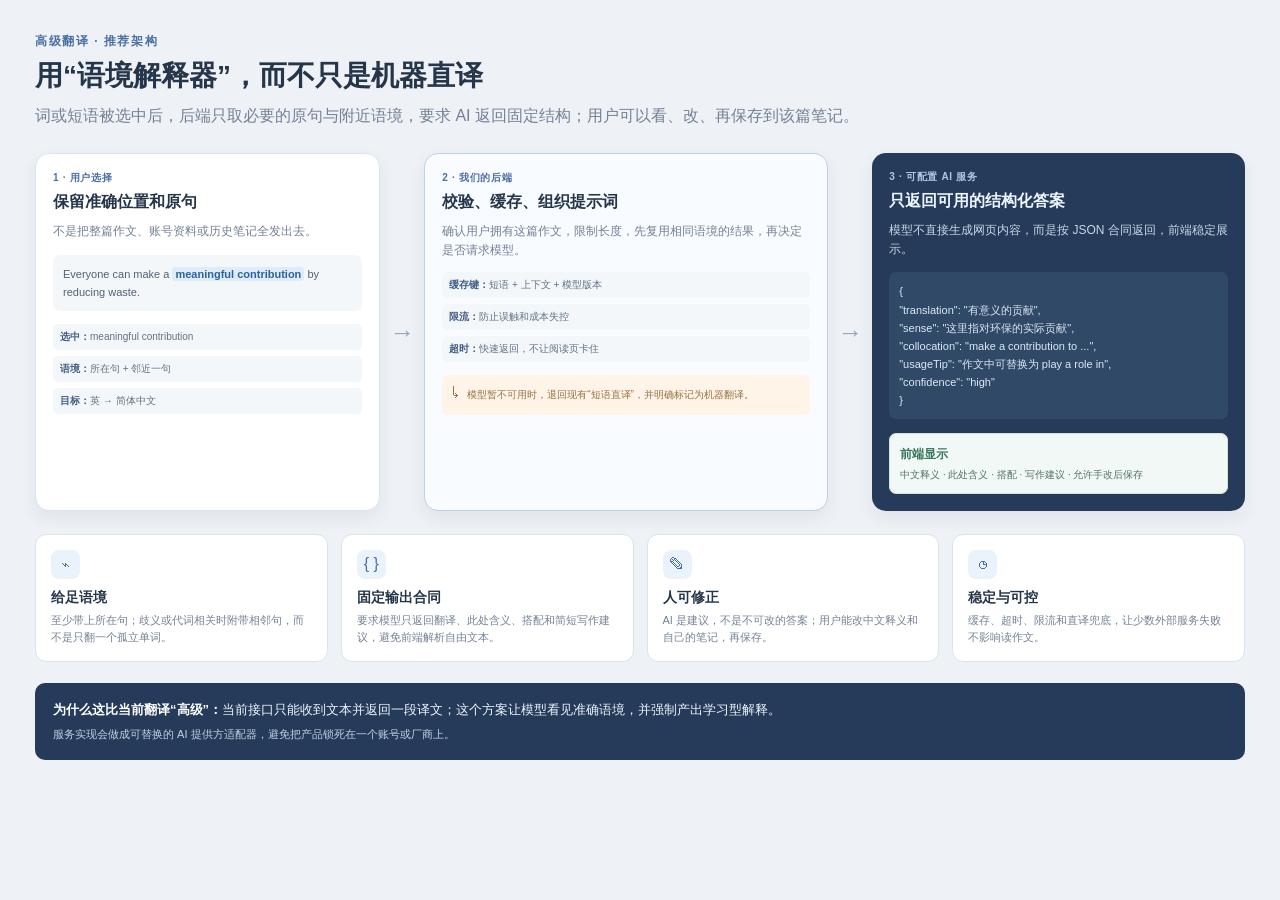
<file: .superpowers/brainstorm/composition-20260901/content/contextual-translation-architecture.html>
<!DOCTYPE html>
<html lang="zh-CN">
<head>
  <meta charset="UTF-8">
  <meta name="viewport" content="width=device-width, initial-scale=1.0">
  <title>作文简化版 - 高质量语境翻译</title>
  <style>
    :root{--ink:#26364a;--muted:#748196;--line:#dbe4ee;--blue:#4a6fa5;--blue2:#304f79;--blueSoft:#eaf2fb;--green:#3e8068;--orange:#b77637;--bg:#eef1f5;--paper:#fff}*{box-sizing:border-box}body{margin:0;background:var(--bg);color:var(--ink);font-family:"Microsoft YaHei","Segoe UI",sans-serif}.page{max-width:1260px;margin:auto;padding:33px 25px 49px}.eyebrow{font-size:12px;font-weight:800;letter-spacing:.13em;color:var(--blue)}h1{font-size:28px;margin:7px 0}.intro{color:var(--muted);line-height:1.7;margin:0 0 24px}.flow{display:grid;grid-template-columns:1fr 44px 1.17fr 44px 1.08fr;align-items:stretch;margin:0 0 23px}.node{min-height:226px;background:#fff;border:1px solid var(--line);border-radius:14px;padding:17px;box-shadow:0 7px 17px rgba(38,54,74,.07)}.node.blue{border-color:#bdd1e8;background:#f8fbff}.node.dark{border:0;background:#263b59;color:#eef5fd}.arrow{display:grid;place-items:center;color:#91a4ba;font-size:25px}.tag{font-size:10px;font-weight:800;letter-spacing:.07em;color:var(--blue);text-transform:uppercase}.dark .tag{color:#acc6e5}.node h2{font-size:16px;margin:7px 0 9px}.node p{font-size:12px;color:var(--muted);line-height:1.55;margin:0}.dark p{color:#c8d8e9}.sample{margin-top:14px;padding:10px;border-radius:7px;background:#f4f7fa;font-size:11px;line-height:1.65;color:#526277}.dark .sample{background:#304967;color:#dce9f6}.selected{color:#2d629b;background:#dcecfb;border-radius:3px;padding:1px 3px;font-weight:800}.rows{margin-top:13px;display:flex;flex-direction:column;gap:6px}.row{font-size:10px;background:#f4f7fa;border-radius:5px;padding:6px 7px;color:#617185}.row b{color:#405e85}.dark .row{background:#304967;color:#c9d9ea}.dark .row b{color:#fff}.result{margin-top:14px;border-radius:7px;padding:10px;background:#f1f8f5;border:1px solid #cce6d8}.result b{font-size:12px;color:#34765d}.result p{font-size:10px;margin:4px 0 0;color:#547368}.fallback{display:flex;align-items:center;gap:8px;margin-top:13px;padding:8px 9px;border-radius:6px;background:#fff4e7;color:#967141;font-size:10px;line-height:1.45}.fallback span{font-size:16px}.quality{display:grid;grid-template-columns:repeat(4,1fr);gap:13px}.qualityCard{background:#fff;border:1px solid var(--line);border-radius:11px;padding:15px}.icon{width:29px;height:29px;display:grid;place-items:center;border-radius:8px;background:var(--blueSoft);color:var(--blue);font-size:16px}.qualityCard h3{font-size:14px;margin:10px 0 5px}.qualityCard p{font-size:11px;color:var(--muted);line-height:1.55;margin:0}.answer{margin-top:21px;padding:16px 18px;border-radius:10px;background:#263b59;color:#ecf4fd;line-height:1.65;font-size:13px}.answer b{color:#fff}.answer small{display:block;color:#bfd2e6;font-size:11px;margin-top:5px}@media(max-width:900px){.flow{grid-template-columns:1fr;gap:10px}.arrow{height:26px;transform:rotate(90deg)}.quality{grid-template-columns:1fr 1fr}}@media(max-width:560px){.page{padding:21px 12px}.page h1{font-size:22px}.quality{grid-template-columns:1fr}.node{min-height:0}.flow{margin-bottom:15px}}
  </style>
</head>
<body>
  <main class="page">
    <div class="eyebrow">高级翻译 · 推荐架构</div>
    <h1>用“语境解释器”，而不只是机器直译</h1>
    <p class="intro">词或短语被选中后，后端只取必要的原句与附近语境，要求 AI 返回固定结构；用户可以看、改、再保存到该篇笔记。</p>
    <section class="flow">
      <article class="node"><div class="tag">1 · 用户选择</div><h2>保留准确位置和原句</h2><p>不是把整篇作文、账号资料或历史笔记全发出去。</p><div class="sample">Everyone can make a <span class="selected">meaningful contribution</span> by reducing waste.</div><div class="rows"><div class="row"><b>选中：</b>meaningful contribution</div><div class="row"><b>语境：</b>所在句 + 邻近一句</div><div class="row"><b>目标：</b>英 → 简体中文</div></div></article>
      <div class="arrow">→</div>
      <article class="node blue"><div class="tag">2 · 我们的后端</div><h2>校验、缓存、组织提示词</h2><p>确认用户拥有这篇作文，限制长度，先复用相同语境的结果，再决定是否请求模型。</p><div class="rows"><div class="row"><b>缓存键：</b>短语 + 上下文 + 模型版本</div><div class="row"><b>限流：</b>防止误触和成本失控</div><div class="row"><b>超时：</b>快速返回，不让阅读页卡住</div></div><div class="fallback"><span>↳</span>模型暂不可用时，退回现有“短语直译”，并明确标记为机器翻译。</div></article>
      <div class="arrow">→</div>
      <article class="node dark"><div class="tag">3 · 可配置 AI 服务</div><h2>只返回可用的结构化答案</h2><p>模型不直接生成网页内容，而是按 JSON 合同返回，前端稳定展示。</p><div class="sample">{<br>  "translation": "有意义的贡献",<br>  "sense": "这里指对环保的实际贡献",<br>  "collocation": "make a contribution to ...",<br>  "usageTip": "作文中可替换为 play a role in",<br>  "confidence": "high"<br>}</div><div class="result"><b>前端显示</b><p>中文释义 · 此处含义 · 搭配 · 写作建议 · 允许手改后保存</p></div></article>
    </section>
    <section class="quality">
      <article class="qualityCard"><div class="icon">⌁</div><h3>给足语境</h3><p>至少带上所在句；歧义或代词相关时附带相邻句，而不是只翻一个孤立单词。</p></article>
      <article class="qualityCard"><div class="icon">{ }</div><h3>固定输出合同</h3><p>要求模型只返回翻译、此处含义、搭配和简短写作建议，避免前端解析自由文本。</p></article>
      <article class="qualityCard"><div class="icon">✎</div><h3>人可修正</h3><p>AI 是建议，不是不可改的答案；用户能改中文释义和自己的笔记，再保存。</p></article>
      <article class="qualityCard"><div class="icon">◷</div><h3>稳定与可控</h3><p>缓存、超时、限流和直译兜底，让少数外部服务失败不影响读作文。</p></article>
    </section>
    <div class="answer"><b>为什么这比当前翻译“高级”：</b>当前接口只能收到文本并返回一段译文；这个方案让模型看见准确语境，并强制产出学习型解释。<small>服务实现会做成可替换的 AI 提供方适配器，避免把产品锁死在一个账号或厂商上。</small></div>
  </main>
</body>
</html>
</file>
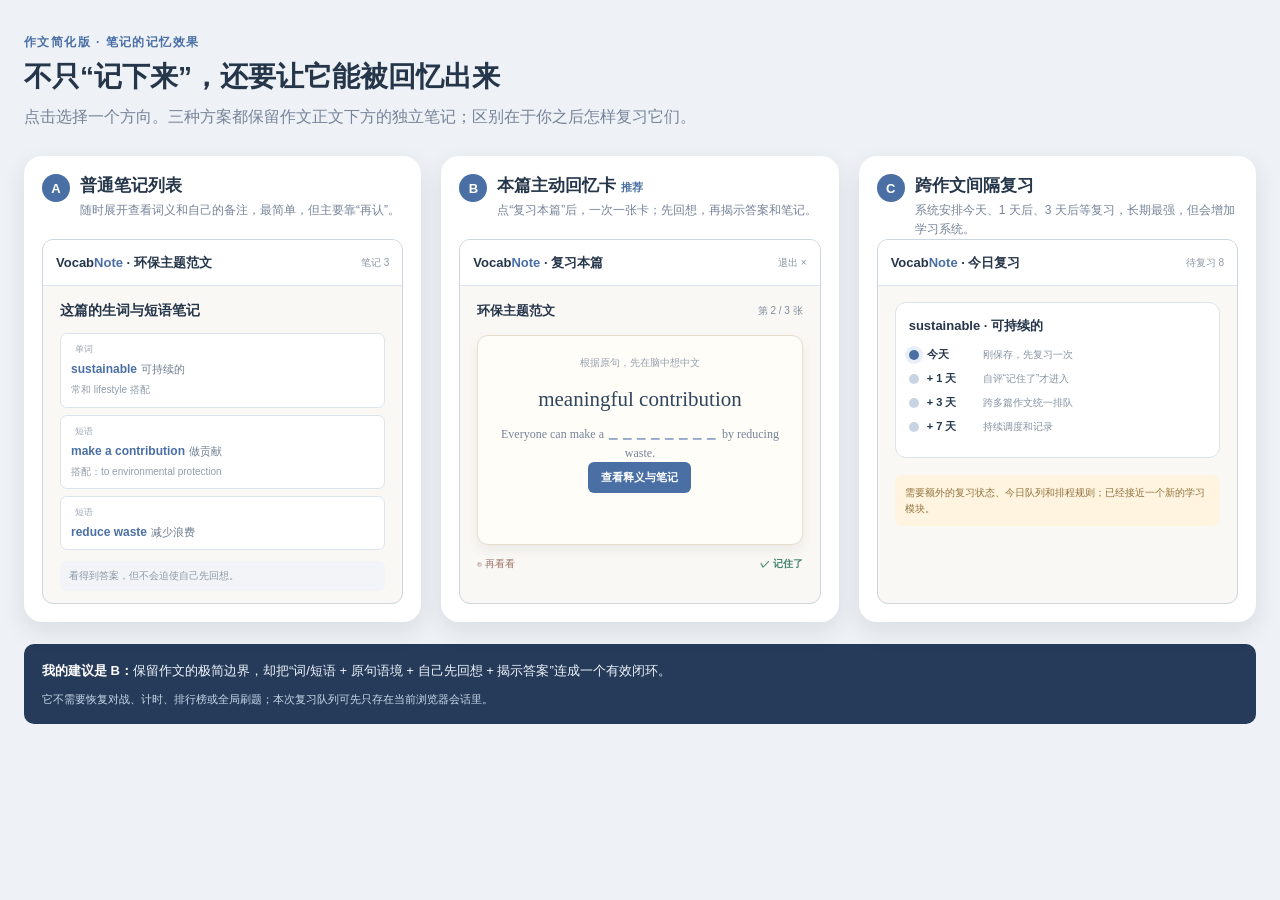
<file: .superpowers/brainstorm/composition-20260901/content/note-memory-options.html>
<!DOCTYPE html>
<html lang="zh-CN">
<head>
  <meta charset="UTF-8">
  <meta name="viewport" content="width=device-width, initial-scale=1.0">
  <title>作文简化版 - 笔记记忆方式</title>
  <style>
    :root{--ink:#26364a;--muted:#768398;--line:#dce4ed;--blue:#4a6fa5;--blueSoft:#eaf2fb;--paper:#faf8f5;--warm:#fffaf0;--green:#43846c}*{box-sizing:border-box}body{margin:0;background:#eef1f5;color:var(--ink);font-family:"Microsoft YaHei","Segoe UI",sans-serif}.page{max-width:1370px;margin:auto;padding:34px 24px 48px}.eyebrow{color:var(--blue);font-size:12px;font-weight:800;letter-spacing:.12em}h1{font-size:28px;margin:7px 0}.intro{margin:0 0 26px;color:var(--muted);line-height:1.7}.cards{display:grid;grid-template-columns:repeat(3,1fr);gap:20px}.choice{background:#fff;border:2px solid transparent;border-radius:18px;padding:16px;box-shadow:0 9px 25px rgba(38,54,74,.1);cursor:pointer;transition:.18s}.choice:hover,.choice.selected{border-color:var(--blue);transform:translateY(-3px);box-shadow:0 15px 31px rgba(38,54,74,.15)}.head{display:flex;gap:10px;align-items:flex-start;min-height:65px}.letter{width:28px;height:28px;display:grid;place-items:center;border-radius:50%;background:var(--blue);color:#fff;font-size:13px;font-weight:800;flex:none}.choice h2{font-size:17px;margin:0 0 4px}.choice p{font-size:12px;color:var(--muted);line-height:1.55;margin:0}.preview{height:365px;border:1px solid #ccd5e0;border-radius:11px;overflow:hidden;background:var(--paper);position:relative}.appbar{height:46px;background:#fff;border-bottom:1px solid var(--line);padding:0 13px;display:flex;align-items:center;justify-content:space-between}.brand{font-size:13px;font-weight:800}.brand b{color:var(--blue)}.tiny{font-size:10px;color:#8b97a5}.body{padding:16px 17px}.title{font-size:14px;font-weight:800;margin-bottom:13px}.notesList{display:flex;flex-direction:column;gap:7px}.note{background:#fff;border:1px solid var(--line);border-radius:7px;padding:9px 10px}.note .type{font-size:9px;color:#9aa5b3;display:block;margin-bottom:3px}.note b{font-size:12px;color:var(--blue)}.note span{font-size:11px;color:#6d7c90;margin-left:4px}.note p{font-size:10px;color:#929dab;margin:5px 0 0}.weak{position:absolute;bottom:12px;left:17px;right:17px;padding:8px 9px;background:#f2f4f7;border-radius:6px;font-size:10px;color:#8c98a6}.reviewTop{display:flex;justify-content:space-between;align-items:center;margin-bottom:15px}.reviewTop b{font-size:13px}.progress{font-size:10px;color:#7b8a9d}.memoryCard{background:#fffdf8;border:1px solid #e5ddcc;border-radius:11px;box-shadow:0 5px 12px rgba(68,70,64,.08);padding:20px 18px 16px;text-align:center;min-height:210px}.memoryCard .label{font-size:10px;color:#94a0ac;margin-bottom:17px}.memoryCard h3{font-family:Georgia,serif;font-size:21px;font-weight:400;margin:0 0 13px;color:#31455c}.context{font-family:Georgia,serif;color:#758193;font-size:12px;line-height:1.75;margin:0 0 16px}.blank{color:var(--blue);font-weight:800;letter-spacing:2px}.reveal{border:0;border-radius:6px;background:var(--blue);color:#fff;padding:8px 13px;font:11px "Microsoft YaHei",sans-serif;font-weight:800}.reviewActions{display:flex;justify-content:space-between;margin-top:12px;font-size:10px;color:#8a96a4}.reviewActions .again{color:#9d7469}.reviewActions .known{color:var(--green);font-weight:800}.scheduleCard{background:#fff;border:1px solid var(--line);border-radius:11px;padding:14px 13px}.scheduleCard h3{font-size:13px;margin:0 0 12px}.timeRow{display:flex;align-items:center;gap:8px;margin:9px 0}.dot{width:10px;height:10px;border-radius:50%;background:#c9d4e2}.dot.active{background:var(--blue);box-shadow:0 0 0 4px #e7eff9}.when{font-size:11px;font-weight:800;width:48px}.detail{font-size:10px;color:#8592a1}.systemNote{margin-top:17px;padding:10px;background:#fff4df;border-radius:7px;color:#90723b;font-size:10px;line-height:1.55}.recommend{margin-top:22px;padding:16px 18px;border-radius:10px;background:#263b59;color:#edf4fc;line-height:1.65;font-size:13px}.recommend b{color:#fff}.scope{margin-top:8px;font-size:11px;color:#c9d9eb}@media(max-width:900px){.cards{grid-template-columns:1fr}.preview{height:300px}}@media(max-width:560px){.page{padding:22px 12px}.page h1{font-size:22px}.choice{padding:12px}.preview{height:315px}}
  </style>
</head>
<body>
  <main class="page">
    <div class="eyebrow">作文简化版 · 笔记的记忆效果</div>
    <h1>不只“记下来”，还要让它能被回忆出来</h1>
    <p class="intro">点击选择一个方向。三种方案都保留作文正文下方的独立笔记；区别在于你之后怎样复习它们。</p>
    <div class="cards">
      <section class="choice" data-choice="static-notes" onclick="toggleSelect(this)">
        <div class="head"><div class="letter">A</div><div><h2>普通笔记列表</h2><p>随时展开查看词义和自己的备注，最简单，但主要靠“再认”。</p></div></div>
        <div class="preview"><div class="appbar"><div class="brand">Vocab<b>Note</b> · 环保主题范文</div><div class="tiny">笔记 3</div></div><div class="body"><div class="title">这篇的生词与短语笔记</div><div class="notesList"><div class="note"><span class="type">单词</span><b>sustainable</b><span>可持续的</span><p>常和 lifestyle 搭配</p></div><div class="note"><span class="type">短语</span><b>make a contribution</b><span>做贡献</span><p>搭配：to environmental protection</p></div><div class="note"><span class="type">短语</span><b>reduce waste</b><span>减少浪费</span></div></div><div class="weak">看得到答案，但不会迫使自己先回想。</div></div></div>
      </section>
      <section class="choice" data-choice="active-recall" onclick="toggleSelect(this)">
        <div class="head"><div class="letter">B</div><div><h2>本篇主动回忆卡 <span style="color:#4a6fa5;font-size:11px">推荐</span></h2><p>点“复习本篇”后，一次一张卡；先回想，再揭示答案和笔记。</p></div></div>
        <div class="preview"><div class="appbar"><div class="brand">Vocab<b>Note</b> · 复习本篇</div><div class="tiny">退出 ×</div></div><div class="body"><div class="reviewTop"><b>环保主题范文</b><span class="progress">第 2 / 3 张</span></div><div class="memoryCard"><div class="label">根据原句，先在脑中想中文</div><h3>meaningful contribution</h3><p class="context">Everyone can make a <span class="blank">＿＿＿＿＿＿＿＿</span> by reducing waste.</p><button class="reveal">查看释义与笔记</button></div><div class="reviewActions"><span class="again">↻ 再看看</span><span class="known">✓ 记住了</span></div></div></div>
      </section>
      <section class="choice" data-choice="spaced-repetition" onclick="toggleSelect(this)">
        <div class="head"><div class="letter">C</div><div><h2>跨作文间隔复习</h2><p>系统安排今天、1 天后、3 天后等复习，长期最强，但会增加学习系统。</p></div></div>
        <div class="preview"><div class="appbar"><div class="brand">Vocab<b>Note</b> · 今日复习</div><div class="tiny">待复习 8</div></div><div class="body"><div class="scheduleCard"><h3>sustainable · 可持续的</h3><div class="timeRow"><span class="dot active"></span><span class="when">今天</span><span class="detail">刚保存，先复习一次</span></div><div class="timeRow"><span class="dot"></span><span class="when">+ 1 天</span><span class="detail">自评“记住了”才进入</span></div><div class="timeRow"><span class="dot"></span><span class="when">+ 3 天</span><span class="detail">跨多篇作文统一排队</span></div><div class="timeRow"><span class="dot"></span><span class="when">+ 7 天</span><span class="detail">持续调度和记录</span></div></div><div class="systemNote">需要额外的复习状态、今日队列和排程规则；已经接近一个新的学习模块。</div></div></div>
      </section>
    </div>
    <div class="recommend"><b>我的建议是 B：</b>保留作文的极简边界，却把“词/短语 + 原句语境 + 自己先回想 + 揭示答案”连成一个有效闭环。<div class="scope">它不需要恢复对战、计时、排行榜或全局刷题；本次复习队列可先只存在当前浏览器会话里。</div></div>
  </main>
</body>
</html>
</file>
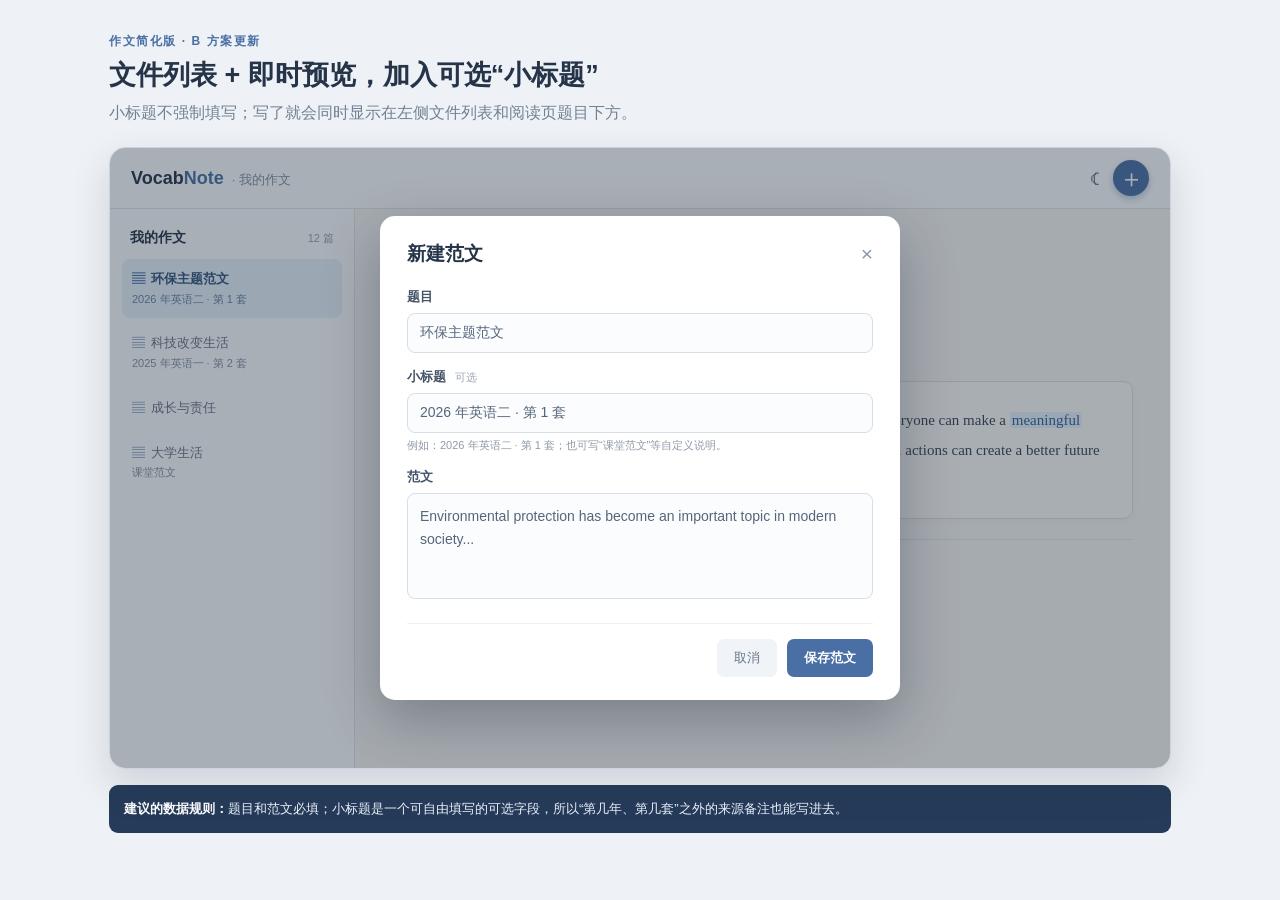
<file: .superpowers/brainstorm/composition-20260901/content/split-reader-metadata-dialog.html>
<!DOCTYPE html>
<html lang="zh-CN">
<head>
  <meta charset="UTF-8">
  <meta name="viewport" content="width=device-width, initial-scale=1.0">
  <title>作文简化版 - B 方案与新建弹窗</title>
  <style>
    :root { --paper:#faf8f5; --ink:#253449; --muted:#748195; --line:#dfe4eb; --blue:#4a6fa5; --blue-soft:#eaf1fb; --card:#fff; }
    * { box-sizing:border-box; }
    body { margin:0; min-height:100vh; background:#eef1f5; color:var(--ink); font-family:"Microsoft YaHei","Segoe UI",sans-serif; }
    .page { max-width:1110px; margin:auto; padding:33px 24px 50px; }.eyebrow{font-size:12px;color:var(--blue);font-weight:800;letter-spacing:.13em}.page>h1{font-size:27px;margin:7px 0}.intro{color:var(--muted);margin:0 0 21px;line-height:1.65}
    .app { position:relative; overflow:hidden; border:1px solid #cbd4e0; border-radius:16px; background:var(--paper); box-shadow:0 16px 38px rgba(37,52,73,.16); min-height:620px; }.appbar{height:61px;background:#fff;border-bottom:1px solid var(--line);display:flex;align-items:center;justify-content:space-between;padding:0 21px}.brand{font-size:18px;font-weight:800}.brand b{color:var(--blue)}.tag{margin-left:8px;color:#8390a1;font-size:13px;font-weight:500}.actions{display:flex;gap:13px;align-items:center}.new{background:var(--blue);color:#fff;border:0;border-radius:50%;width:36px;height:36px;font-size:25px;line-height:1;box-shadow:0 3px 7px #b8c8dc}.moon{color:#6c7b8d;font-size:20px}
    .workspace{display:grid;grid-template-columns:245px 1fr;min-height:559px}.library{padding:20px 12px;background:#fff;border-right:1px solid var(--line)}.library-head{display:flex;justify-content:space-between;padding:0 8px 12px;align-items:center}.library-head b{font-size:14px}.library-head span{font-size:11px;color:#96a0af}.file{padding:11px 10px;margin-bottom:5px;border-radius:8px;color:#677489;font-size:13px;line-height:1.42}.file.active{background:var(--blue-soft);color:#335477;font-weight:800}.file .sub{display:block;margin-top:3px;font-size:11px;font-weight:400;color:#8190a2}.file.active .sub{color:#6682a1}.doc{margin-right:6px;color:var(--blue)}
    .reader{padding:30px 37px;background:var(--paper)}.back{font-size:13px;color:var(--blue);font-weight:800}.reader h2{font-size:25px;margin:21px 0 5px}.subtitle{font-size:14px;color:#6f8094;margin-bottom:7px}.subtitle:before{content:"⌁ ";color:#9cabbc}.date{font-size:12px;color:#a1aab6}.essay{margin:23px 0 20px;padding:23px 25px;background:#fffdf9;border:1px solid #e5e0d8;border-radius:10px;box-shadow:0 3px 8px rgba(68,74,82,.04);font-family:Georgia,"Times New Roman",serif;font-size:15px;line-height:2;color:#364453}.word{color:#2c629b;background:#eaf2fb;border-radius:3px;padding:0 2px}.notes{border-top:1px solid var(--line);padding-top:16px}.notes-title{font-weight:800;font-size:15px;margin-bottom:10px}.notes-title span{color:#9fa8b4;font-weight:400;font-size:12px}.chips{display:flex;gap:7px;flex-wrap:wrap}.chip{font-size:12px;padding:7px 9px;border:1px solid var(--line);border-radius:6px;background:#fff;color:#647386}.chip b{color:var(--blue)}
    .veil{position:absolute;inset:0;background:rgba(31,45,63,.38);display:grid;place-items:center;padding:25px}.dialog{width:min(520px,100%);background:#fff;border-radius:15px;box-shadow:0 20px 55px rgba(20,29,42,.3);padding:25px 27px 23px}.dialog-head{display:flex;justify-content:space-between;align-items:center;margin-bottom:21px}.dialog h3{margin:0;font-size:19px}.close{font-size:21px;color:#8e99a8}.field{margin:15px 0}.field label{display:block;font-size:13px;font-weight:800;margin-bottom:7px;color:#435367}.field label small{font-size:11px;color:#9aa4b1;font-weight:400;margin-left:5px}.input,.textarea{width:100%;border:1px solid #d6dee8;border-radius:8px;background:#fbfcfe;padding:11px 12px;color:#56667a;font:14px "Microsoft YaHei",sans-serif}.textarea{height:106px;resize:none;line-height:1.6}.hint{font-size:11px;color:#8e9aaa;margin-top:5px}.divider{border:0;border-top:1px solid #edf0f4;margin:20px 0 15px}.dialog-actions{display:flex;justify-content:flex-end;gap:10px}.cancel,.save{border:0;border-radius:7px;padding:10px 17px;font:13px "Microsoft YaHei",sans-serif}.cancel{background:#f0f3f7;color:#68768a}.save{background:var(--blue);color:#fff;font-weight:800}.caption{margin:16px 0 0;padding:13px 15px;border-radius:9px;background:#263b59;color:#edf4fd;font-size:13px;line-height:1.65}.caption b{color:#fff}
    @media(max-width:650px){.page{padding:22px 12px}.page>h1{font-size:22px}.workspace{grid-template-columns:130px 1fr}.library{padding:14px 6px}.library-head{padding:0 5px 9px}.library-head span{display:none}.file{padding:9px 6px;font-size:11px}.reader{padding:20px 15px}.reader h2{font-size:19px;margin-top:16px}.essay{padding:15px;font-size:13px}.dialog{padding:20px 17px}.veil{padding:11px}.app{min-height:590px}}
  </style>
</head>
<body>
  <main class="page">
    <div class="eyebrow">作文简化版 · B 方案更新</div>
    <h1>文件列表 + 即时预览，加入可选“小标题”</h1>
    <p class="intro">小标题不强制填写；写了就会同时显示在左侧文件列表和阅读页题目下方。</p>
    <section class="app">
      <header class="appbar"><div class="brand">Vocab<b>Note</b><span class="tag">· 我的作文</span></div><div class="actions"><span class="moon">☾</span><button class="new">＋</button></div></header>
      <div class="workspace">
        <aside class="library"><div class="library-head"><b>我的作文</b><span>12 篇</span></div><div class="file active"><span class="doc">▤</span>环保主题范文<span class="sub">2026 年英语二 · 第 1 套</span></div><div class="file"><span class="doc">▤</span>科技改变生活<span class="sub">2025 年英语一 · 第 2 套</span></div><div class="file"><span class="doc">▤</span>成长与责任</div><div class="file"><span class="doc">▤</span>大学生活<span class="sub">课堂范文</span></div></aside>
        <article class="reader"><div class="back">← 我的作文</div><h2>环保主题范文</h2><div class="subtitle">2026 年英语二 · 第 1 套</div><div class="date">保存于 2026 年 8 月 31 日</div><div class="essay">Environmental protection has become an important topic in modern society. Everyone can make a <span class="word">meaningful</span> contribution by reducing waste and choosing a more <span class="word">sustainable</span> lifestyle. Small actions can create a better future for all of us.</div><section class="notes"><div class="notes-title">生词与短语笔记 <span>3</span></div><div class="chips"><span class="chip"><b>sustainable</b> · 可持续的</span><span class="chip"><b>make a contribution</b> · 做贡献</span><span class="chip">♢ 注意搭配</span></div></section></article>
      </div>
      <div class="veil"><section class="dialog"><div class="dialog-head"><h3>新建范文</h3><span class="close">×</span></div><div class="field"><label>题目</label><input class="input" value="环保主题范文"></div><div class="field"><label>小标题 <small>可选</small></label><input class="input" value="2026 年英语二 · 第 1 套"><div class="hint">例如：2026 年英语二 · 第 1 套；也可写“课堂范文”等自定义说明。</div></div><div class="field"><label>范文</label><textarea class="textarea">Environmental protection has become an important topic in modern society...</textarea></div><hr class="divider"><div class="dialog-actions"><button class="cancel">取消</button><button class="save">保存范文</button></div></section></div>
    </section>
    <div class="caption"><b>建议的数据规则：</b>题目和范文必填；小标题是一个可自由填写的可选字段，所以“第几年、第几套”之外的来源备注也能写进去。</div>
  </main>
</body>
</html>
</file>
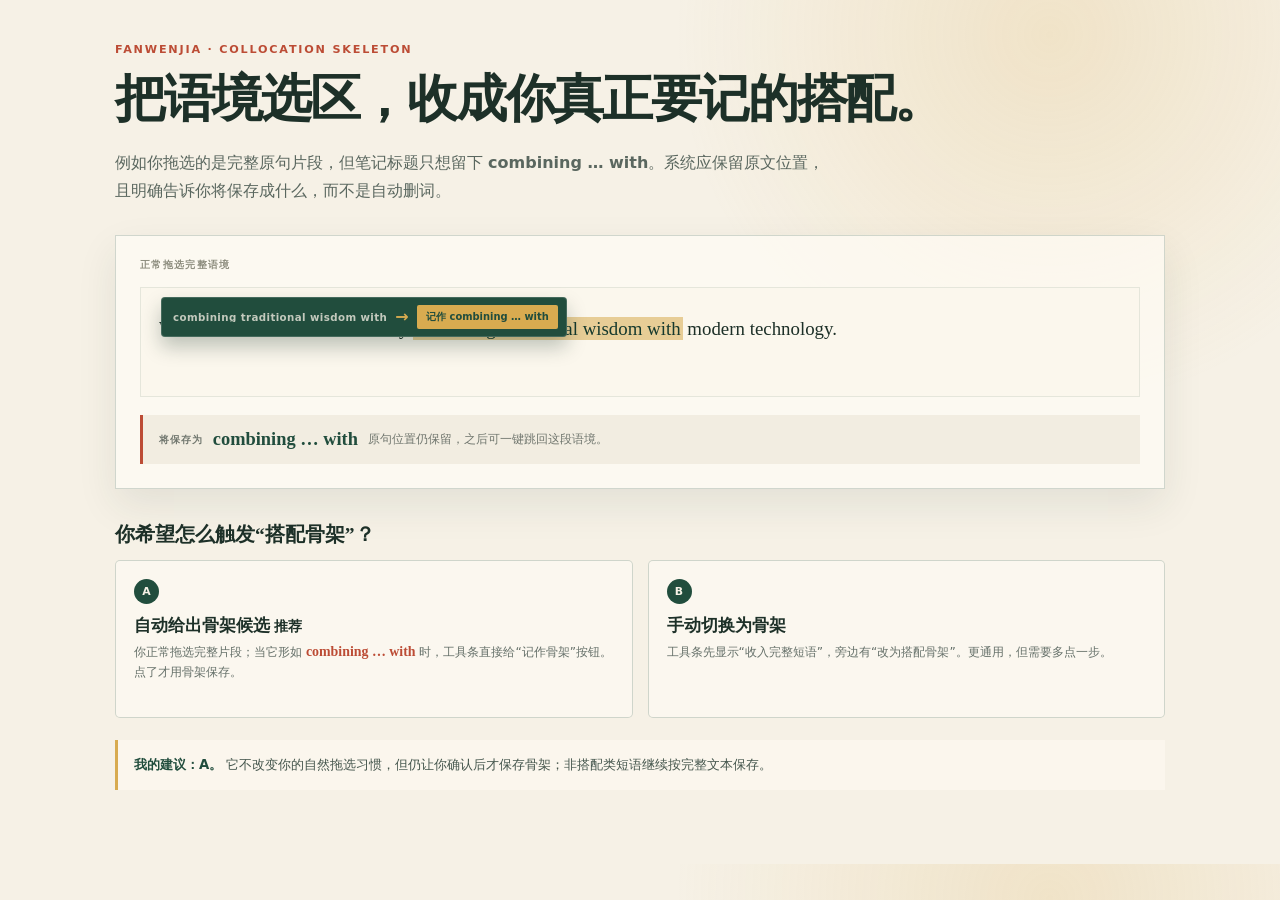
<file: composition-site/.superpowers/brainstorm/phrase-selection-20260901234830/content/collocation-skeleton-options.html>
<!DOCTYPE html>
<html lang="zh-CN">
<head>
  <meta charset="utf-8">
  <meta name="viewport" content="width=device-width, initial-scale=1">
  <title>搭配骨架选择小样</title>
  <style>
    :root { --paper:#f6f1e6; --ink:#1d3028; --moss:#214d3d; --gold:#d8ab50; --red:#bc4c35; --line:rgba(33,77,61,.2); }
    * { box-sizing:border-box; }
    body { margin:0; padding:44px 24px 60px; color:var(--ink); background:radial-gradient(circle at 82% 4%, rgba(216,171,80,.2), transparent 28%), var(--paper); font-family:Georgia,"Noto Serif SC",serif; }
    main { width:min(1050px,100%); margin:auto; }
    .eyebrow { margin:0 0 10px; color:var(--red); font:800 .7rem/1 system-ui,sans-serif; letter-spacing:.16em; }
    h1 { margin:0; font-size:clamp(2rem,4vw,3.5rem); letter-spacing:-.045em; }
    .lead { max-width:720px; margin:15px 0 30px; color:#5a675f; font:400 1rem/1.75 system-ui,sans-serif; }
    .case { position:relative; padding:24px; border:1px solid var(--line); background:rgba(255,252,245,.72); box-shadow:0 16px 38px rgba(30,56,43,.09); }
    .case-kicker { display:block; margin-bottom:17px; color:#8c8c7d; font:800 .6rem/1 system-ui,sans-serif; letter-spacing:.14em; }
    .sentence { margin:0; padding:22px 18px 48px; border:1px solid rgba(33,77,61,.1); background:#fbf7ed; font-size:1.18rem; line-height:2.05; }
    .chosen { padding:1px 2px; color:#15392d; background:rgba(216,171,80,.55); box-decoration-break:clone; -webkit-box-decoration-break:clone; }
    .ribbon { position:absolute; z-index:2; top:61px; left:45px; display:flex; align-items:center; gap:8px; max-width:calc(100% - 55px); padding:7px 8px 7px 11px; color:var(--paper); background:var(--moss); border:1px solid rgba(255,255,255,.16); border-radius:4px; box-shadow:0 10px 19px rgba(18,45,35,.26); font:800 .64rem/1 system-ui,sans-serif; letter-spacing:.04em; }
    .ribbon .source { overflow:hidden; text-overflow:ellipsis; white-space:nowrap; opacity:.76; font-weight:600; }
    .ribbon .arrow { color:var(--gold); font-size:1rem; }
    .ribbon button { flex:none; padding:7px 9px; color:var(--moss); border:0; border-radius:2px; background:var(--gold); font:800 .62rem/1 system-ui,sans-serif; }
    .candidate { display:flex; flex-wrap:wrap; align-items:center; gap:10px; margin-top:18px; padding:14px 16px; border-left:3px solid var(--red); background:rgba(229,223,207,.48); }
    .candidate span { color:#70766e; font:800 .6rem/1 system-ui,sans-serif; letter-spacing:.1em; }
    .candidate strong { color:var(--moss); font-size:1.15rem; }
    .candidate em { color:#70766e; font:400 .74rem/1.45 system-ui,sans-serif; }
    h2 { margin:32px 0 12px; font-size:1.22rem; }
    .choices { display:grid; grid-template-columns:repeat(2,minmax(0,1fr)); gap:15px; }
    .choice { min-height:158px; padding:18px; border:1px solid var(--line); border-radius:5px; background:rgba(255,252,245,.6); cursor:pointer; transition:transform .18s ease,border-color .18s ease,box-shadow .18s ease; }
    .choice:hover,.choice.selected { transform:translateY(-3px); border-color:var(--moss); box-shadow:0 13px 28px rgba(30,56,43,.13); }
    .choice .letter { display:inline-flex; width:25px; height:25px; align-items:center; justify-content:center; color:var(--paper); border-radius:50%; background:var(--moss); font:800 .68rem/1 system-ui,sans-serif; }
    .choice h3 { margin:10px 0 6px; font-size:1.05rem; }
    .choice p { margin:0; color:#657069; font:400 .76rem/1.6 system-ui,sans-serif; }
    .choice code { color:var(--red); font:700 .87rem/1 Georgia,serif; }
    .recommend { margin-top:22px; padding:14px 16px; color:#45564d; border-left:3px solid var(--gold); background:rgba(255,252,245,.55); font:400 .83rem/1.65 system-ui,sans-serif; }
    .recommend b { color:var(--moss); }
    @media (max-width:720px) { .choices { grid-template-columns:1fr; } .ribbon { top:52px; left:32px; } .ribbon .source { display:none; } }
  </style>
</head>
<body>
  <main>
    <p class="eyebrow">FANWENJIA · COLLOCATION SKELETON</p>
    <h1>把语境选区，收成你真正要记的搭配。</h1>
    <p class="lead">例如你拖选的是完整原句片段，但笔记标题只想留下 <b>combining … with</b>。系统应保留原文位置，且明确告诉你将保存成什么，而不是自动删词。</p>

    <section class="case">
      <span class="case-kicker">正常拖选完整语境</span>
      <div class="ribbon"><span class="source">combining traditional wisdom with</span><span class="arrow">→</span><button>记作 combining … with</button></div>
      <p class="sentence">We can create better solutions by <span class="chosen">combining traditional wisdom with</span> modern technology.</p>
      <div class="candidate"><span>将保存为</span><strong>combining … with</strong><em>原句位置仍保留，之后可一键跳回这段语境。</em></div>
    </section>

    <h2>你希望怎么触发“搭配骨架”？</h2>
    <section class="choices">
      <article class="choice" data-choice="smart-skeleton" onclick="toggleSelect(this)">
        <span class="letter">A</span>
        <h3>自动给出骨架候选 <small>推荐</small></h3>
        <p>你正常拖选完整片段；当它形如 <code>combining … with</code> 时，工具条直接给“记作骨架”按钮。点了才用骨架保存。</p>
      </article>
      <article class="choice" data-choice="manual-skeleton" onclick="toggleSelect(this)">
        <span class="letter">B</span>
        <h3>手动切换为骨架</h3>
        <p>工具条先显示“收入完整短语”，旁边有“改为搭配骨架”。更通用，但需要多点一步。</p>
      </article>
    </section>
    <p class="recommend"><b>我的建议：A。</b> 它不改变你的自然拖选习惯，但仍让你确认后才保存骨架；非搭配类短语继续按完整文本保存。</p>
  </main>
</body>
</html>
</file>
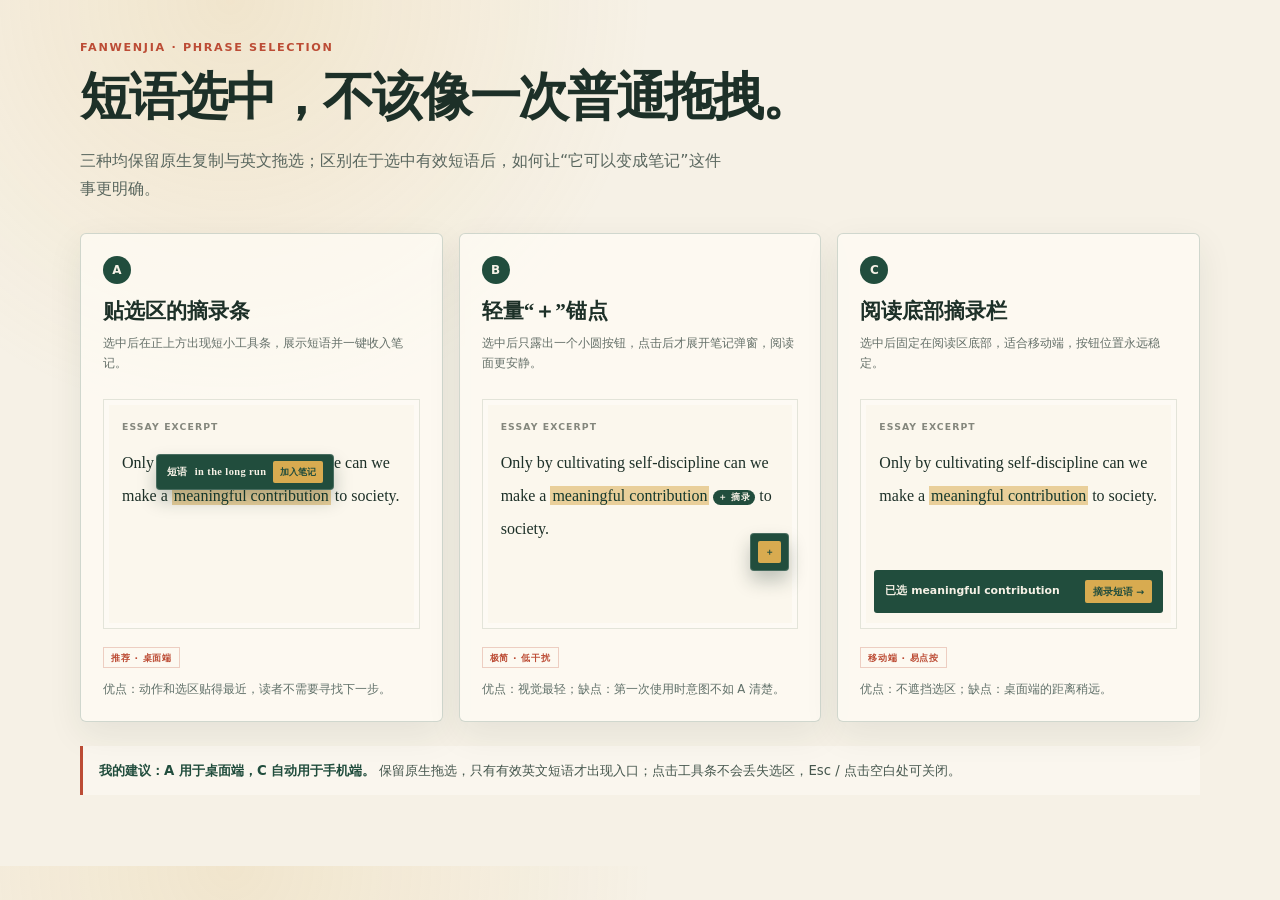
<file: composition-site/.superpowers/brainstorm/phrase-selection-20260901234830/content/phrase-selection-options.html>
<!DOCTYPE html>
<html lang="zh-CN">
<head>
  <meta charset="utf-8">
  <meta name="viewport" content="width=device-width, initial-scale=1">
  <title>短语摘录交互小样</title>
  <style>
    :root { --paper:#f6f1e6; --ink:#1d3028; --moss:#214d3d; --gold:#d8ab50; --red:#bc4c35; --line:rgba(33,77,61,.2); }
    * { box-sizing:border-box; }
    body { margin:0; padding:42px 24px 58px; color:var(--ink); background:radial-gradient(circle at 18% 0%, rgba(216,171,80,.17), transparent 31%), var(--paper); font-family:Georgia, "Noto Serif SC", serif; }
    main { width:min(1120px, 100%); margin:auto; }
    .eyebrow { margin:0 0 10px; color:var(--red); font:800 .7rem/1 system-ui,sans-serif; letter-spacing:.15em; }
    h1 { margin:0; font-size:clamp(2rem,4vw,3.8rem); letter-spacing:-.045em; }
    .lead { max-width:650px; margin:15px 0 30px; color:#5a675f; font:400 1rem/1.75 system-ui,sans-serif; }
    .options { display:grid; grid-template-columns:repeat(3,minmax(0,1fr)); gap:16px; }
    .option { position:relative; overflow:hidden; min-height:420px; padding:22px; border:1px solid var(--line); border-radius:6px; background:rgba(255,252,245,.72); box-shadow:0 12px 35px rgba(30,56,43,.08); cursor:pointer; transition:transform .18s ease, border-color .18s ease, box-shadow .18s ease; }
    .option:hover, .option.selected { transform:translateY(-4px); border-color:var(--moss); box-shadow:0 18px 42px rgba(30,56,43,.17); }
    .option.selected::after { content:"已选择"; position:absolute; top:14px; right:14px; padding:4px 7px; color:var(--paper); background:var(--moss); font:800 .62rem/1 system-ui,sans-serif; letter-spacing:.08em; border-radius:999px; }
    .letter { display:inline-flex; width:28px; height:28px; align-items:center; justify-content:center; color:var(--paper); background:var(--moss); border-radius:50%; font:800 .75rem/1 system-ui,sans-serif; }
    h2 { margin:13px 0 8px; font-size:1.32rem; }
    .caption { min-height:46px; margin:0 0 20px; color:#657069; font:400 .78rem/1.55 system-ui,sans-serif; }
    .reader { position:relative; min-height:230px; padding:22px 18px; border:1px solid rgba(33,77,61,.11); background:#fbf7ed; box-shadow:inset 0 0 0 5px rgba(255,255,255,.35); }
    .reader-label { display:block; margin-bottom:16px; color:#84877d; font:800 .58rem/1 system-ui,sans-serif; letter-spacing:.12em; }
    .reader p { margin:0; font-size:1rem; line-height:2.05; }
    .picked { padding:1px 2px; color:#15392d; background:rgba(216,171,80,.52); box-decoration-break:clone; -webkit-box-decoration-break:clone; }
    .mini-bar { position:absolute; z-index:2; display:flex; align-items:center; gap:7px; min-width:178px; padding:6px 7px 6px 10px; color:var(--paper); background:var(--moss); border:1px solid rgba(255,255,255,.18); border-radius:4px; box-shadow:0 10px 18px rgba(18,45,35,.25); font:700 .63rem/1 system-ui,sans-serif; letter-spacing:.04em; }
    .mini-bar strong { min-width:0; overflow:hidden; font:700 .65rem/1 Georgia,"Noto Serif SC",serif; text-overflow:ellipsis; white-space:nowrap; }
    .mini-bar button { padding:6px 7px; color:var(--moss); border:0; border-radius:2px; background:var(--gold); font:800 .59rem/1 system-ui,sans-serif; }
    .bar-a { top:54px; left:52px; }
    .bar-b { top:133px; right:8px; min-width:auto; padding:7px; }
    .bar-b span { display:none; }
    .inline-mark { display:inline-flex; align-items:center; gap:5px; margin-left:4px; padding:3px 5px; vertical-align:middle; color:var(--paper); background:var(--moss); border-radius:999px; font:800 .55rem/1 system-ui,sans-serif; letter-spacing:.05em; }
    .rail { position:absolute; right:13px; bottom:15px; left:13px; display:flex; align-items:center; justify-content:space-between; gap:8px; padding:10px 11px; color:var(--paper); background:var(--moss); border-radius:3px; font:700 .68rem/1.35 system-ui,sans-serif; }
    .rail button { flex:none; padding:7px 8px; color:var(--moss); border:0; background:var(--gold); border-radius:2px; font:800 .6rem/1 system-ui,sans-serif; }
    .tag { display:inline-block; margin-top:18px; padding:5px 7px; color:var(--red); border:1px solid rgba(188,76,53,.25); font:800 .58rem/1 system-ui,sans-serif; letter-spacing:.08em; }
    .note { margin:12px 0 0; color:#607069; font:400 .73rem/1.55 system-ui,sans-serif; }
    .recommend { margin-top:24px; padding:14px 16px; border-left:3px solid var(--red); background:rgba(255,252,245,.52); color:#45564d; font:400 .83rem/1.6 system-ui,sans-serif; }
    .recommend b { color:var(--moss); }
    @media (max-width:850px) { .options { grid-template-columns:1fr; } .option { min-height:365px; } }
  </style>
</head>
<body>
  <main>
    <p class="eyebrow">FANWENJIA · PHRASE SELECTION</p>
    <h1>短语选中，不该像一次普通拖拽。</h1>
    <p class="lead">三种均保留原生复制与英文拖选；区别在于选中有效短语后，如何让“它可以变成笔记”这件事更明确。</p>

    <section class="options">
      <article class="option" data-choice="a" onclick="toggleSelect(this)">
        <span class="letter">A</span>
        <h2>贴选区的摘录条</h2>
        <p class="caption">选中后在正上方出现短小工具条，展示短语并一键收入笔记。</p>
        <div class="reader">
          <span class="reader-label">ESSAY EXCERPT</span>
          <div class="mini-bar bar-a"><span>短语</span><strong>in the long run</strong><button>加入笔记</button></div>
          <p>Only by cultivating self-discipline can we make a <span class="picked">meaningful contribution</span> to society.</p>
        </div>
        <span class="tag">推荐 · 桌面端</span>
        <p class="note">优点：动作和选区贴得最近，读者不需要寻找下一步。</p>
      </article>

      <article class="option" data-choice="b" onclick="toggleSelect(this)">
        <span class="letter">B</span>
        <h2>轻量“＋”锚点</h2>
        <p class="caption">选中后只露出一个小圆按钮，点击后才展开笔记弹窗，阅读面更安静。</p>
        <div class="reader">
          <span class="reader-label">ESSAY EXCERPT</span>
          <div class="mini-bar bar-b"><span>短语</span><button>＋</button></div>
          <p>Only by cultivating self-discipline can we make a <span class="picked">meaningful contribution</span><span class="inline-mark">＋ 摘录</span> to society.</p>
        </div>
        <span class="tag">极简 · 低干扰</span>
        <p class="note">优点：视觉最轻；缺点：第一次使用时意图不如 A 清楚。</p>
      </article>

      <article class="option" data-choice="c" onclick="toggleSelect(this)">
        <span class="letter">C</span>
        <h2>阅读底部摘录栏</h2>
        <p class="caption">选中后固定在阅读区底部，适合移动端，按钮位置永远稳定。</p>
        <div class="reader">
          <span class="reader-label">ESSAY EXCERPT</span>
          <p>Only by cultivating self-discipline can we make a <span class="picked">meaningful contribution</span> to society.</p>
          <div class="rail"><span>已选 <b>meaningful contribution</b></span><button>摘录短语 →</button></div>
        </div>
        <span class="tag">移动端 · 易点按</span>
        <p class="note">优点：不遮挡选区；缺点：桌面端的距离稍远。</p>
      </article>
    </section>

    <p class="recommend"><b>我的建议：A 用于桌面端，C 自动用于手机端。</b> 保留原生拖选，只有有效英文短语才出现入口；点击工具条不会丢失选区，Esc / 点击空白处可关闭。</p>
  </main>
</body>
</html>
</file>
<file: composition-site/styles.css>
:root {
  --paper: #f2efe5;
  --paper-deep: #e5dfcf;
  --sheet: #fbfaf5;
  --ink: #1e2925;
  --muted: #73756a;
  --rule: rgba(51, 70, 60, 0.16);
  --moss: #214d3d;
  --moss-bright: #32705a;
  --vermilion: #bc4c35;
  --sun: #d8ab50;
  --shadow: 0 18px 45px rgba(45, 50, 42, 0.1);
  --display: "Iowan Old Style", "Palatino Linotype", "Book Antiqua", Georgia, serif;
  --body: "Microsoft YaHei UI", "PingFang SC", "Noto Sans CJK SC", sans-serif;
}

* { box-sizing: border-box; }

html {
  min-width: 320px;
  overflow-x: hidden;
  overflow-x: clip;
  background: var(--paper);
  scrollbar-gutter: stable;
  -webkit-text-size-adjust: 100%;
  text-size-adjust: 100%;
}

body {
  min-width: 320px;
  min-height: 100vh;
  min-height: 100dvh;
  margin: 0;
  overflow-x: hidden;
  overflow-x: clip;
  color: var(--ink);
  font-family: var(--body);
  background:
    radial-gradient(circle at 83% 9%, rgba(217, 171, 80, 0.15), transparent 25rem),
    radial-gradient(circle at 10% 84%, rgba(50, 112, 90, 0.08), transparent 25rem),
    var(--paper);
}

button, input, textarea { font: inherit; }

button, [role="button"], .essay-word {
  -webkit-tap-highlight-color: transparent;
  touch-action: manipulation;
}

button { cursor: pointer; }
button:disabled { cursor: wait; opacity: .62; }

button:focus-visible, input:focus-visible, textarea:focus-visible, .essay-word:focus-visible {
  outline: 3px solid rgba(216, 171, 80, 0.72);
  outline-offset: 3px;
}

.grain {
  position: fixed;
  z-index: -1;
  inset: 0;
  pointer-events: none;
  opacity: 0.24;
  background-image: url("data:image/svg+xml,%3Csvg viewBox='0 0 180 180' xmlns='http://www.w3.org/2000/svg'%3E%3Cfilter id='n'%3E%3CfeTurbulence type='fractalNoise' baseFrequency='.9' numOctaves='3' stitchTiles='stitch'/%3E%3C/filter%3E%3Crect width='100%25' height='100%25' filter='url(%23n)' opacity='.18'/%3E%3C/svg%3E");
}

#auth-gate[hidden], #app-shell[hidden] { display: none !important; }

.auth-gate {
  display: grid;
  min-height: 100vh;
  min-height: 100dvh;
  place-items: center;
  padding: 28px;
}

.auth-dossier {
  display: grid;
  grid-template-columns: 1fr;
  width: min(480px, 100%);
  overflow: hidden;
  background: rgba(251,250,245,.9);
  border: 1px solid rgba(33,77,61,.24);
  box-shadow: 18px 20px 0 rgba(216,171,80,.16), var(--shadow);
  animation: rise-in 620ms cubic-bezier(.2,.76,.24,1) both;
}

.auth-form { align-self: center; padding: clamp(32px, 5vw, 59px); }
.auth-form-heading { position: relative; }
.auth-reset-close { position: absolute; top: -8px; right: -8px; display: grid; width: 40px; height: 40px; padding: 0; place-items: center; color: var(--muted); font-size: 1.7rem; line-height: 1; border: 1px solid var(--rule); border-radius: 3px; background: rgba(251,250,245,.88); }
.auth-reset-close:hover { color: var(--moss); border-color: rgba(33,77,61,.42); background: var(--sheet); }
.auth-form-heading h2 { margin: 0 0 10px; font-size: clamp(1.9rem, 3.3vw, 2.55rem); line-height: 1.16; }
.auth-form-heading p:last-child { margin: 0; color: var(--muted); font-size: .82rem; line-height: 1.72; }
.auth-mode-toggle { display: grid; grid-template-columns: 1fr 1fr; margin-top: 28px; padding: 3px; background: rgba(229,223,207,.68); border: 1px solid rgba(33,77,61,.14); border-radius: 3px; }
.auth-mode-toggle button { min-height: 44px; padding: 8px 9px; color: var(--muted); font-size: .77rem; font-weight: 800; border: 0; border-radius: 2px; background: transparent; transition: color 150ms ease, background 150ms ease, box-shadow 150ms ease; }
.auth-mode-toggle button[aria-selected="true"] { color: var(--moss); background: var(--sheet); box-shadow: 0 2px 7px rgba(39,54,43,.09); }
.remember-me {
  display: flex;
  gap: 8px;
  align-items: center;
  min-height: 44px;
  margin-top: 14px;
  color: var(--muted);
  font-size: .78rem;
  cursor: pointer;
  user-select: none;
}
.remember-me input {
  width: 20px;
  height: 20px;
  padding: 0;
  margin: 0;
  accent-color: var(--moss);
  cursor: pointer;
}
.auth-code-row { display: flex; gap: 9px; }
.auth-code-row input { flex: 1; min-width: 0; letter-spacing: .18em; }
.auth-code-row .secondary-button { flex: none; white-space: nowrap; }
.code-hint { margin: 8px 0 0; color: var(--muted); font-size: .72rem; line-height: 1.6; }
.password-field { position: relative; }
.password-field input { padding-right: 50px; }
.password-toggle { position: absolute; top: 50%; right: 2px; display: grid; width: 44px; height: 44px; padding: 0; place-items: center; transform: translateY(-50%); color: var(--moss); border: 0; border-radius: 2px; background: transparent; }
.password-toggle:hover { background: rgba(229,223,207,.72); }
.password-toggle svg { width: 20px; height: 20px; fill: none; stroke: currentColor; stroke-width: 1.65; stroke-linecap: round; stroke-linejoin: round; }
.password-toggle[aria-pressed="true"] .password-eye-slash { opacity: 0; }
.password-toggle[aria-pressed="true"] { color: var(--moss-bright); }
.forgot-link {
  display: block;
  margin: 9px 0 0;
  min-height: 44px;
  padding: 10px 0;
  color: var(--moss-bright);
  font-size: .76rem;
  background: none;
  border: 0;
  text-align: left;
  text-decoration: underline;
  text-underline-offset: 3px;
}
.forgot-link:hover { color: var(--moss); }
.auth-submit { width: 100%; min-height: 44px; margin-top: 10px; }
.auth-footnote { margin: 17px 0 0; color: #95968b; font-size: .68rem; line-height: 1.65; text-align: center; }

.app-frame {
  width: min(1440px, calc(100% - 48px));
  min-height: min(900px, calc(100vh - 48px));
  min-height: min(900px, calc(100dvh - 48px));
  margin: 24px auto;
  border: 1px solid rgba(33, 77, 61, 0.2);
  border-radius: 4px;
  overflow: hidden;
  background: rgba(251, 250, 245, 0.72);
  box-shadow: var(--shadow);
  animation: rise-in 620ms cubic-bezier(.2,.76,.24,1) both;
}

.masthead {
  min-height: 92px;
  display: flex;
  align-items: center;
  justify-content: space-between;
  padding: 17px 28px;
  padding-top: max(17px, env(safe-area-inset-top));
  border-bottom: 1px solid var(--rule);
  background: rgba(251, 250, 245, 0.78);
}

.brand-block, .masthead-actions, .panel-heading, .notes-heading, .essay-meta, .dialog-title-row, .dialog-actions {
  display: flex;
  align-items: center;
}

.brand-block { gap: 13px; }

.brand-mark {
  display: grid;
  width: 40px;
  height: 40px;
  place-items: center;
  color: var(--paper);
  font-family: var(--display);
  font-size: 1.38rem;
  font-weight: 700;
  background: var(--moss);
  border-radius: 50% 50% 44% 44%;
  box-shadow: inset 0 -4px 0 rgba(0,0,0,.12);
}

.eyebrow {
  margin: 0 0 3px;
  color: var(--moss-bright);
  font-family: var(--body);
  font-size: .64rem;
  font-weight: 700;
  letter-spacing: .145em;
  line-height: 1.2;
}

h1, h2, p { margin-top: 0; }

h1, h2 { color: var(--ink); font-family: var(--display); }

h1 { margin: 0; font-size: 1.64rem; font-weight: 700; letter-spacing: .03em; }

.masthead-actions { gap: 13px; }
.learning-guide-button { white-space: nowrap; }

.preview-badge, .account-chip {
  padding: 6px 9px;
  color: var(--moss);
  font-size: .73rem;
  font-weight: 700;
  letter-spacing: .04em;
  border: 1px solid rgba(33,77,61,.3);
  border-radius: 999px;
}

.account-chip { display: inline-flex; gap: 8px; align-items: center; }
.account-chip button { padding: 0 0 0 8px; color: var(--moss); font-size: inherit; font-weight: 800; border: 0; border-left: 1px solid rgba(33,77,61,.2); background: transparent; }
.account-chip button:hover { color: var(--vermilion); }

.icon-button {
  display: grid;
  width: 43px;
  height: 43px;
  place-items: center;
  border: 0;
  border-radius: 50%;
  color: var(--sheet);
  background: var(--moss);
  box-shadow: 0 5px 0 #15362a;
  transition: transform 160ms ease, background 160ms ease, box-shadow 160ms ease;
}

.icon-button span { font-family: var(--display); font-size: 2rem; font-weight: 400; line-height: .6; }
.icon-button:hover { background: var(--moss-bright); transform: translateY(-2px); box-shadow: 0 7px 0 #15362a; }
.icon-button:active { transform: translateY(3px); box-shadow: 0 2px 0 #15362a; }


.workspace { display: grid; grid-template-columns: minmax(246px, 26%) minmax(0, 1fr); min-height: 806px; }

.library-panel {
  min-width: 0;
  display: flex;
  flex-direction: column;
  padding: 30px 19px 22px;
  border-right: 1px solid var(--rule);
  background: linear-gradient(180deg, rgba(229,223,207,.54), rgba(242,239,229,.16));
}

.panel-heading { justify-content: space-between; padding: 0 8px; }
.panel-heading h2, .notes-heading h2 { margin: 0; font-size: 1.5rem; }

.counter-chip, .notes-total {
  padding: 3px 8px;
  color: var(--moss);
  font-size: .75rem;
  font-weight: 700;
  background: rgba(251,250,245,.62);
  border: 1px solid rgba(33,77,61,.18);
  border-radius: 999px;
}

.essay-list { display: grid; grid-template-columns: minmax(0, 1fr); gap: 7px; min-width: 0; }
.essay-list-item { position: relative; min-width: 0; }

.essay-row {
  position: relative;
  width: 100%;
  padding: 14px 60px 13px 17px;
  overflow: hidden;
  text-align: left;
  color: inherit;
  background: transparent;
  border: 1px solid transparent;
  border-radius: 2px;
  transition: background 170ms ease, border-color 170ms ease, transform 170ms ease;
}

.essay-row::before {
  position: absolute;
  left: 0;
  top: 13px;
  bottom: 13px;
  width: 3px;
  content: "";
  background: transparent;
  transition: background 170ms ease;
}

.essay-row:hover { background: rgba(251,250,245,.68); border-color: rgba(33,77,61,.11); transform: translateX(2px); }
.essay-row[aria-current="true"] { background: var(--sheet); border-color: rgba(33,77,61,.22); box-shadow: 0 6px 15px rgba(39,54,43,.06); }
.essay-row[aria-current="true"]::before { background: var(--vermilion); }

.essay-delete-button {
  position: absolute;
  z-index: 1;
  top: 50%;
  right: 10px;
  min-width: 35px;
  padding: 5px 6px;
  color: #a24d43;
  font-size: .68rem;
  font-weight: 700;
  letter-spacing: .04em;
  background: rgba(255,250,246,.86);
  border: 1px solid rgba(162,77,67,.23);
  border-radius: 999px;
  opacity: .7;
  transform: translateY(-50%);
  transition: color 140ms ease, background 140ms ease, border-color 140ms ease, opacity 140ms ease;
}

.essay-delete-button:hover,
.essay-delete-button:focus-visible {
  color: var(--sheet);
  background: var(--vermilion);
  border-color: var(--vermilion);
  opacity: 1;
}

.essay-list-item:focus-within .essay-delete-button,
.essay-list-item:hover .essay-delete-button { opacity: 1; }

.essay-row-title, .essay-row-subtitle, .essay-row-time { display: block; }
.essay-row-title { display: -webkit-box; -webkit-box-orient: vertical; -webkit-line-clamp: 2; max-height: 2.7em; overflow: hidden; overflow-wrap: anywhere; font-family: var(--display); font-size: 1.03rem; font-weight: 700; line-height: 1.35; white-space: normal; }
.essay-row-subtitle { min-height: 1.3em; margin-top: 5px; overflow: hidden; color: var(--moss-bright); font-size: .72rem; text-overflow: ellipsis; white-space: nowrap; }
.essay-row-time { margin-top: 6px; color: #939386; font-size: .69rem; }

.library-footnote { display: flex; gap: 7px; align-items: center; margin-top: auto; padding: 18px 8px 0; color: #888a80; font-size: .67rem; line-height: 1.45; }
.footnote-dot { width: 6px; height: 6px; border-radius: 50%; background: var(--sun); }

.reader-panel { min-width: 0; padding: 31px clamp(24px, 5vw, 72px) 62px; }
.reader-content { max-width: 800px; margin: 0 auto; }

.reader-toolbar { display: flex; align-items: center; justify-content: space-between; min-height: 27px; margin: 0 0 23px; }
.back-button { display: none; padding: 0; color: var(--moss); font-size: .8rem; font-weight: 700; border: 0; background: transparent; }
.reader-status { color: #929388; font-size: .68rem; font-weight: 700; letter-spacing: .11em; text-transform: uppercase; }

.essay-sheet {
  position: relative;
  padding: clamp(28px, 5vw, 56px) clamp(22px, 6vw, 75px) clamp(27px, 5vw, 52px);
  overflow: visible;
  background:
    linear-gradient(rgba(255,255,255,.55), rgba(255,255,255,.55)),
    repeating-linear-gradient(to bottom, transparent 0, transparent 31px, rgba(33,77,61,.052) 32px);
  border: 1px solid rgba(62,75,62,.12);
  box-shadow: 13px 14px 0 rgba(216,171,80,.19), 0 14px 35px rgba(42,52,43,.065);
}

.essay-sheet::after {
  position: absolute;
  top: 16px;
  right: 17px;
  width: 16px;
  height: 16px;
  content: "";
  border-top: 2px solid rgba(188,76,53,.54);
  border-right: 2px solid rgba(188,76,53,.54);
}

.essay-header { padding-right: 28px; }
.source-label { min-height: 1.25em; margin-bottom: 11px; color: var(--vermilion); font-size: .79rem; font-weight: 700; letter-spacing: .04em; }
.essay-title-row {
  display: flex;
  align-items: flex-start;
  justify-content: space-between;
  gap: 14px;
}
.essay-header h2 { margin: 0; font-size: clamp(2rem, 4.25vw, 3.55rem); line-height: 1.08; letter-spacing: -.026em; }
.essay-title-row h2 { flex: 1; min-width: 0; overflow-wrap: anywhere; }
.essay-meta { gap: 8px; margin-top: 15px; color: var(--muted); font-size: .75rem; }
.meta-separator { color: var(--sun); }
.reader-rule { width: 70px; height: 4px; margin: 29px 0 27px; background: var(--moss); }

.essay-body {
  min-height: 120px;
  color: #27312d;
  font-family: var(--display);
  font-size: clamp(1.08rem, 1.45vw, 1.24rem);
  line-height: 2.0;
  letter-spacing: .006em;
  white-space: pre-wrap;
  user-select: text;
  -webkit-user-select: text;
}

.essay-body::selection { background: rgba(216,171,80,.58); color: #15392d; }
.essay-body::-moz-selection { background: rgba(216,171,80,.58); color: #15392d; }

.essay-word {
  position: relative;
  padding: 0 1px;
  color: inherit;
  cursor: pointer;
  border-bottom: 1.5px solid rgba(33,77,61,.35);
  border-radius: 2px;
  transition: color 130ms ease, background 130ms ease, border-color 130ms ease;
}

.essay-word:hover, .essay-word:focus-visible, .essay-word.note-focus { color: #15392d; background: rgba(216,171,80,.27); border-bottom-color: var(--vermilion); }
.essay-word.note-focus { animation: note-pulse 1300ms ease-out; }

@media (hover: hover) and (pointer: fine) {
  .essay-word:hover::after {
    position: absolute;
    z-index: 9;
    left: 50%;
    bottom: calc(100% + 9px);
    width: max-content;
    max-width: 210px;
    padding: 7px 9px;
    content: attr(data-gloss);
    color: var(--sheet);
    font-family: var(--body);
    font-size: .74rem;
    font-weight: 600;
    line-height: 1.35;
    text-align: center;
    white-space: normal;
    pointer-events: none;
    background: var(--moss);
    border-radius: 3px;
    box-shadow: 0 7px 15px rgba(24,53,42,.18);
    transform: translateX(-50%);
  }
}

.selection-hint { display: flex; gap: 8px; align-items: flex-start; margin: 30px 0 0; color: #86877d; font-family: var(--body); font-size: .72rem; line-height: 1.55; }
.selection-hint span { color: var(--vermilion); font-size: 1rem; line-height: 1; }

.notes-section { margin-top: 61px; }
.notes-heading { justify-content: space-between; padding-bottom: 14px; border-bottom: 2px solid var(--moss); }
.notes-heading h2 { font-size: 1.85rem; }
.notes-total { color: var(--vermilion); border-color: rgba(188,76,53,.24); }
.notes-groups { display: grid; gap: 23px; margin-top: 22px; }

.note-group-heading { display: flex; gap: 9px; align-items: baseline; margin: 0 0 9px; color: var(--moss); font-size: .72rem; font-weight: 800; letter-spacing: .12em; }
.note-group-heading span { color: #9c9c8d; letter-spacing: normal; }
.note-list { display: grid; gap: 8px; }

.note-row {
  display: grid;
  grid-template-columns: minmax(126px, .7fr) minmax(0, 1.5fr) auto;
  gap: 14px;
  align-items: center;
  padding: 14px 12px 14px 16px;
  background: rgba(251,250,245,.59);
  border: 1px solid rgba(33,77,61,.13);
  border-left: 3px solid var(--sun);
  transition: transform 150ms ease, border-color 150ms ease, background 150ms ease;
}

.note-row:hover { background: var(--sheet); border-color: rgba(33,77,61,.28); transform: translateX(2px); }
.note-term { display: block; color: var(--moss); font-family: var(--display); font-size: 1rem; font-weight: 700; line-height: 1.25; }
.note-term-type { display: block; margin-top: 3px; color: #909186; font-size: .67rem; }
.note-source-text { display: block; margin-top: 4px; color: #8b8c81; font-size: .67rem; line-height: 1.45; }
.note-meaning { min-width: 0; color: #4d544e; font-size: .79rem; line-height: 1.55; }
.note-meaning strong { color: var(--ink); font-weight: 700; }
.note-personal { display: block; margin-top: 3px; color: var(--vermilion); font-size: .7rem; }
.note-actions { display: flex; gap: 7px; }
.note-icon-button { width: 28px; height: 28px; color: var(--moss); border: 1px solid rgba(33,77,61,.18); border-radius: 50%; background: transparent; transition: color 130ms ease, background 130ms ease; }
.note-icon-button:hover { color: var(--sheet); background: var(--moss); }
.note-icon-button.remove:hover { background: var(--vermilion); border-color: var(--vermilion); }

.empty-notes { padding: 25px 10px; color: var(--muted); font-size: .83rem; line-height: 1.8; border: 1px dashed rgba(33,77,61,.3); }
.empty-notes strong { color: var(--moss); }

.reader-empty { max-width: 520px; margin: clamp(48px, 20vh, 170px) auto 0; text-align: center; }
.empty-mark { display: grid; width: 58px; height: 58px; place-items: center; margin: 0 auto 20px; color: var(--paper); font-family: var(--display); font-size: 2.2rem; background: var(--moss); border-radius: 50%; }
.reader-empty h2 { margin-bottom: 11px; font-size: 2.2rem; }
.reader-empty p { color: var(--muted); font-size: .9rem; line-height: 1.85; }
.text-action { padding: 8px 0; color: var(--moss); font-weight: 800; border: 0; border-bottom: 2px solid var(--vermilion); background: transparent; }

.phrase-action {
  position: fixed;
  z-index: 10;
  display: flex;
  align-items: center;
  gap: 10px;
  max-width: min(500px, calc(100vw - 28px));
  padding: 8px 8px 8px 13px;
  color: var(--sheet);
  background: var(--moss);
  border: 1px solid rgba(255,255,255,.14);
  border-radius: 3px;
  box-shadow: 0 12px 28px rgba(25,51,41,.28);
  animation: float-in 170ms ease-out;
}

.phrase-action::before {
  align-self: stretch;
  width: 3px;
  margin: -8px 0 -8px -13px;
  content: "";
  background: var(--vermilion);
}
.phrase-action-label { min-width: 0; overflow: hidden; font-size: .75rem; font-weight: 600; text-overflow: ellipsis; white-space: nowrap; }
.phrase-action button { flex: none; padding: 8px 10px; color: var(--moss); font-size: .73rem; font-weight: 800; border: 0; border-radius: 2px; background: var(--sun); }

.dialog {
  width: min(610px, calc(100vw - 30px));
  max-height: calc(100vh - 28px);
  max-height: calc(100dvh - 28px);
  padding: 0;
  color: var(--ink);
  background: var(--sheet);
  border: 1px solid rgba(33,77,61,.28);
  border-radius: 4px;
  box-shadow: 0 27px 70px rgba(20,39,32,.32);
}
.dialog::backdrop { background: rgba(22,35,29,.48); -webkit-backdrop-filter: blur(2px); backdrop-filter: blur(2px); }
.dialog form { padding: clamp(22px, 4.5vw, 36px); overflow: auto; }
.dialog-title-row { justify-content: space-between; gap: 18px; margin-bottom: 10px; }
.dialog-title-row h2 { margin: 0; font-size: 2rem; }
.dialog-close { width: 33px; height: 33px; flex: none; color: var(--moss); font-family: var(--display); font-size: 1.65rem; line-height: 1; border: 1px solid rgba(33,77,61,.2); border-radius: 50%; background: transparent; }
.dialog-intro { margin: 0 0 25px; color: var(--muted); font-size: .82rem; line-height: 1.75; }
.field-label { display: block; margin: 19px 0 8px; color: var(--moss); font-size: .78rem; font-weight: 800; }
.field-label em { margin-left: 4px; color: var(--vermilion); font-size: .67rem; font-style: normal; }
.field-label span { margin-left: 4px; color: #999a90; font-size: .67rem; font-weight: 500; }
input, textarea { width: 100%; padding: 11px 12px; color: var(--ink); border: 1px solid rgba(33,77,61,.25); border-radius: 2px; background: #fffdf7; transition: border-color 140ms ease, box-shadow 140ms ease; }
textarea { min-height: 120px; resize: vertical; line-height: 1.62; }
input::placeholder, textarea::placeholder { color: #aaaba0; }
input:focus, textarea:focus { border-color: var(--moss); box-shadow: 0 0 0 3px rgba(50,112,90,.12); outline: 0; }
.form-error { min-height: 1.25em; margin: 13px 0 0; color: var(--vermilion); font-size: .75rem; }
.dialog-actions { justify-content: flex-end; gap: 10px; margin-top: 16px; }
.primary-button, .secondary-button { padding: 10px 15px; font-size: .8rem; font-weight: 800; border-radius: 2px; transition: transform 130ms ease, box-shadow 130ms ease, background 130ms ease; }
.primary-button { color: var(--sheet); border: 1px solid var(--moss); background: var(--moss); box-shadow: 0 3px 0 #15362a; }
.primary-button:hover { background: var(--moss-bright); transform: translateY(-1px); }
.primary-button:active { transform: translateY(2px); box-shadow: 0 1px 0 #15362a; }
.secondary-button { color: var(--moss); border: 1px solid rgba(33,77,61,.26); background: transparent; }
.secondary-button:hover { background: rgba(229,223,207,.55); }

/* 自定义确认弹窗 */
.confirm-dialog { width: min(420px, calc(100vw - 32px)); }
.confirm-dialog .dialog-title-row { padding: clamp(22px, 4.5vw, 30px) clamp(22px, 4.5vw, 30px) 0; }
.confirm-dialog .dialog-intro { margin: 10px 0 0; padding: 0 clamp(22px, 4.5vw, 30px); }
.confirm-dialog .dialog-actions { padding: 18px clamp(22px, 4.5vw, 30px) clamp(22px, 4.5vw, 28px); }
.confirm-danger { border-color: var(--vermilion) !important; background: var(--vermilion) !important; box-shadow: 0 3px 0 #7a2c1e !important; }
.confirm-danger:hover { background: #c4513a !important; }
.confirm-danger:active { box-shadow: 0 1px 0 #7a2c1e !important; }

.selection-card { padding: 13px 15px; border-left: 3px solid var(--vermilion); background: rgba(229,223,207,.43); }
.selection-card-label { display: block; margin-bottom: 5px; color: var(--vermilion); font-size: .65rem; font-weight: 800; letter-spacing: .1em; }
.selection-card strong { display: block; color: var(--moss); font-family: var(--display); font-size: 1.25rem; line-height: 1.35; word-break: break-word; }
.selection-card p { margin: 7px 0 0; color: var(--muted); font-size: .75rem; line-height: 1.55; }
.explanation-status { display: flex; gap: 7px; align-items: center; min-height: 1.45em; margin-top: 13px; color: #77786e; font-size: .71rem; line-height: 1.45; transition: background 180ms ease, border-color 180ms ease, box-shadow 180ms ease, color 180ms ease, padding 180ms ease; }
.explanation-status[data-loading="true"] { padding: 8px 10px; color: #76511f; font-weight: 700; border: 1px solid rgba(178,116,48,.42); border-left: 3px solid #b87430; background: linear-gradient(100deg, rgba(253,244,215,.92), rgba(252,248,233,.78)); box-shadow: 0 4px 13px rgba(144,94,38,.11); }
.demo-dot { width: 7px; height: 7px; flex: none; border-radius: 50%; background: var(--sun); }
.explanation-status[data-loading="true"] .demo-dot { background: #b87430; box-shadow: 0 0 0 3px rgba(184,116,48,.16); animation: explanation-status-pulse 1.15s ease-in-out infinite; }

.toast { position: fixed; z-index: 20; left: 50%; bottom: max(26px, calc(env(safe-area-inset-bottom) + 12px)); max-width: calc(100vw - 34px); padding: 10px 14px; color: var(--sheet); font-size: .8rem; font-weight: 700; background: var(--ink); border-radius: 3px; box-shadow: 0 11px 25px rgba(18,31,25,.24); opacity: 0; pointer-events: none; transform: translate(-50%, 17px); transition: opacity 170ms ease, transform 170ms ease; }
.toast.is-visible { opacity: 1; transform: translate(-50%, 0); }

@keyframes rise-in { from { opacity: 0; transform: translateY(14px); } to { opacity: 1; transform: translateY(0); } }
@keyframes float-in { from { opacity: 0; transform: translateY(5px); } to { opacity: 1; transform: translateY(0); } }
@keyframes note-pulse { 0% { box-shadow: 0 0 0 0 rgba(188,76,53,.42); } 100% { box-shadow: 0 0 0 12px rgba(188,76,53,0); } }
@keyframes explanation-status-pulse { 0%, 100% { transform: scale(1); opacity: .72; } 50% { transform: scale(1.25); opacity: 1; } }

@media (max-width: 860px) {
  .workspace { grid-template-columns: minmax(218px, 31%) minmax(0, 1fr); }
  .reader-panel { padding: 27px 28px 48px; }
  .essay-sheet { padding: 31px 27px 33px; }
  .note-row { grid-template-columns: minmax(115px, .8fr) minmax(0, 1.3fr) auto; gap: 10px; }
}

@media (max-width: 760px) {
  .auth-gate { padding: 16px; }
  .auth-form { padding: 33px 31px 37px; }
}

@media (max-width: 900px) {
  .app-frame { width: 100%; min-height: 100vh; min-height: 100dvh; margin: 0; border: 0; border-radius: 0; }
  .masthead { min-height: 76px; padding: 13px 17px; padding-top: max(13px, env(safe-area-inset-top)); }
  .brand-mark { width: 35px; height: 35px; font-size: 1.15rem; }
  h1 { font-size: 1.38rem; }
  .account-chip { max-width: 142px; overflow: hidden; font-size: .67rem; text-overflow: ellipsis; white-space: nowrap; }
  .workspace { display: block; min-height: calc(100vh - 76px); min-height: calc(100dvh - 76px); }
  .library-panel { min-height: calc(100vh - 76px); min-height: calc(100dvh - 76px); padding: 26px 15px calc(20px + env(safe-area-inset-bottom)); border-right: 0; }
  .reader-panel { display: none; min-height: calc(100vh - 76px); min-height: calc(100dvh - 76px); padding: 18px 15px calc(43px + env(safe-area-inset-bottom)); }
  .workspace.show-reader .library-panel { display: none; }
  .workspace.show-reader .reader-panel { display: block; }
  .back-button { display: inline-flex; gap: 6px; align-items: center; }
  .reader-toolbar { margin-bottom: 17px; }
  .essay-sheet { padding: 28px 21px 27px; box-shadow: 7px 8px 0 rgba(216,171,80,.2), 0 10px 23px rgba(42,52,43,.07); }
  .essay-header h2 { font-size: 2.12rem; }
  .essay-body { font-size: 1.12rem; line-height: 1.95; }
  .notes-section { margin-top: 45px; }
  .note-row { grid-template-columns: minmax(0, 1fr) auto; gap: 6px 10px; }
  .note-meaning { grid-column: 1 / -1; }
  .note-actions { grid-column: 2; grid-row: 1; }
  .phrase-action { right: 14px !important; bottom: max(14px, env(safe-area-inset-bottom)); left: 14px !important; }
  .phrase-action-label { flex: 1; }
  input, textarea { font-size: 16px; }
}

@media (pointer: coarse) {
  .grain { display: none; }
  .note-icon-button { display: grid; width: 40px; height: 40px; place-items: center; }
  .dialog-close { display: grid; width: 40px; height: 40px; place-items: center; }
  .essay-delete-button { min-width: 46px; min-height: 36px; padding: 6px 8px; }
  .note-actions { gap: 10px; }
  .auth-mode-toggle button { padding: 10px 9px; }
}

@media (prefers-reduced-motion: reduce) {
  *, *::before, *::after { scroll-behavior: auto !important; animation-duration: 1ms !important; transition-duration: 1ms !important; }
  .explanation-status[data-loading="true"] .demo-dot { animation: none; }
}

@media (forced-colors: active) {
  .essay-body::selection, .essay-body::-moz-selection { color: revert; background: revert; }
}
#ai-settings-dialog { width: min(560px, calc(100vw - 32px)); max-height: 90dvh; overflow-y: auto; }
#ai-settings-dialog select { width: 100%; padding: 12px; border: 1px solid #bac9bf; border-radius: 4px; background: #faf9f3; color: #204c3c; font: inherit; }
.ai-settings-intro { line-height: 1.8; color: #526258; }
.ai-signup-links { display: flex; flex-wrap: wrap; gap: 14px; margin: 20px 0; }
.ai-signup-links a { color: #24533f; font-size: 14px; text-underline-offset: 5px; }
.ai-settings-help { font-size: 13px; color: #68756c; line-height: 1.8; }
.ai-settings-model { font-size: 14px; color: #24533f; }
.ai-settings-actions { display: flex; flex-wrap: wrap; gap: 12px; align-items: center; margin-top: 18px; }
#ai-settings-status { min-height: 24px; font-size: 14px; line-height: 1.7; }
.glossary-progress {
  display: flex;
  align-items: center;
  flex-wrap: wrap;
  gap: 10px 16px;
  margin: 20px 0 8px;
  padding: 12px 16px;
  border-left: 3px solid var(--green, #214d3d);
  background: rgba(33,77,61,.045);
  color: #395e4f;
  font-size: 13px;
  line-height: 1.7;
}
.glossary-progress[hidden], .glossary-progress [hidden] { display: none; }
.glossary-progress > span { flex: 1 1 230px; overflow-wrap: anywhere; }
.glossary-progress progress { width: 120px; height: 5px; accent-color: #214d3d; }
.glossary-progress[data-state="paused"] { border-left-color: #b98548; color: #815c32; }
.glossary-progress .text-link { color: inherit; background: transparent; border: 0; border-bottom: 1px solid currentColor; cursor: pointer; padding: 2px 0; }

/* Mobile interaction layers: one clear action at a time, with safe-area spacing. */
.mobile-menu-button { display: none; }
.mobile-menu-dialog {
  width: min(100%, 480px);
  max-height: calc(100dvh - env(safe-area-inset-top));
  margin: auto auto 0;
  padding: 0;
  color: var(--ink);
  border: 0;
  border-radius: 16px 16px 0 0;
  background: var(--sheet);
  box-shadow: 0 -18px 48px rgba(20,39,32,.2);
}
.mobile-menu-dialog::backdrop { background: rgba(22,35,29,.38); -webkit-backdrop-filter: blur(2px); backdrop-filter: blur(2px); }
.mobile-menu-sheet { display: grid; gap: 14px; padding: 24px 20px calc(22px + env(safe-area-inset-bottom)); }
.mobile-menu-heading { display: flex; align-items: flex-start; justify-content: space-between; gap: 16px; }
.mobile-menu-heading h2 { margin: 0; font-size: 1.7rem; }
.mobile-account-name { margin: 0; color: var(--muted); font-size: .84rem; overflow-wrap: anywhere; }
.mobile-menu-sheet .secondary-button, .mobile-logout-button { min-height: 48px; text-align: left; }
.mobile-guide-button { position: relative; }
.mobile-logout-button { padding: 10px 14px; color: var(--vermilion); font: inherit; font-size: .8rem; font-weight: 800; border: 1px solid rgba(188,76,53,.28); border-radius: 2px; background: transparent; }

.selection-hint-mobile { display: none; }
.essay-render-chunk { display: contents; }
.notes-toggle { display: none; }

.mobile-word-action {
  position: fixed;
  z-index: 30;
  right: 12px;
  bottom: max(12px, env(safe-area-inset-bottom));
  left: 12px;
  display: grid;
  gap: 7px;
  padding: 16px;
  color: var(--ink);
  background: var(--sheet);
  border: 1px solid rgba(33,77,61,.24);
  border-left: 4px solid var(--sun);
  border-radius: 6px;
  box-shadow: 0 16px 38px rgba(25,51,41,.26);
  animation: float-in 170ms ease-out;
}
.mobile-word-action[hidden] { display: none !important; }
.mobile-word-action-heading { display: grid; gap: 3px; }
.mobile-word-action-heading .eyebrow { margin: 0; }
.mobile-word-action-heading strong { color: var(--moss); font-family: var(--display); font-size: 1.55rem; line-height: 1.1; overflow-wrap: anywhere; }
.mobile-word-meaning { min-height: 1.5em; margin: 0; color: var(--ink); font-size: .94rem; font-weight: 700; line-height: 1.65; overflow-wrap: anywhere; }
.mobile-word-status { min-height: 1.35em; margin: 0; color: var(--muted); font-size: .74rem; line-height: 1.55; overflow-wrap: anywhere; }
.mobile-word-actions { display: grid; grid-template-columns: minmax(0, .78fr) minmax(0, 1.22fr); gap: 10px; margin-top: 4px; }
.mobile-word-actions .primary-button, .mobile-word-actions .secondary-button { min-height: 48px; }

@media (max-width: 900px) {
  .reader-toolbar {
    position: sticky;
    z-index: 6;
    top: 0;
    min-height: 52px;
    margin-right: -2px;
    margin-left: -2px;
    padding: 4px 2px;
    background: linear-gradient(180deg, rgba(251,250,245,.98) 76%, rgba(251,250,245,.74), transparent);
  }
  .reader-toolbar .back-button, .reader-toolbar .secondary-button { min-height: 44px; }
  .glossary-progress { gap: 7px 10px; margin: 13px 0 7px; padding: 10px 12px; }
  .glossary-progress > span { flex-basis: 100%; }
  .glossary-progress progress { flex: 1; width: auto; }
  .phrase-action { min-height: 56px; padding: 8px 10px 8px 15px; border-radius: 6px; }
  .phrase-action button { min-height: 44px; padding: 10px 13px; }
  .notes-toggle { display: inline-flex; align-items: center; min-height: 44px; padding: 8px 0; color: var(--moss); font: inherit; font-size: .75rem; font-weight: 800; border: 0; background: transparent; }
  .notes-section.is-collapsed .notes-groups { display: none; }
  .notes-section.is-collapsed .notes-heading { padding-bottom: 0; border-bottom-color: transparent; }
}

@media (max-width: 640px) {
  .masthead { min-height: 68px; padding-right: 14px; padding-left: 14px; }
  .brand-block { gap: 9px; }
  .brand-block .eyebrow { display: none; }
  .brand-mark { width: 34px; height: 34px; }
  h1 { font-size: 1.22rem; }
  .masthead-actions { gap: 8px; }
  .masthead-actions > #ai-settings-button, .masthead-actions > #learning-guide-button, .masthead-actions .account-chip { display: none; }
  .mobile-menu-button { display: grid; width: 44px; height: 44px; box-shadow: none; }
  .mobile-menu-button span { font-family: var(--body); font-size: 1.65rem; font-weight: 700; line-height: 1; transform: translateY(-4px); }
  .add-button { width: 44px; height: 44px; box-shadow: 0 3px 0 #15362a; }
  .selection-hint-desktop { display: none; }
  .selection-hint-mobile { display: inline; }
}

@media (max-width: 390px) {
  .auth-code-row { display: grid; grid-template-columns: 1fr; }
  .auth-code-row .secondary-button { min-height: 44px; }
  .auth-form { padding-right: 24px; padding-left: 24px; }
  .site-nav { gap: 18px; }
}

@media (max-height: 720px) and (max-width: 760px) {
  .auth-gate { align-items: start; padding-top: 12px; padding-bottom: 12px; }
  .auth-form { padding-top: 26px; padding-bottom: 28px; }
  .auth-mode-toggle { margin-top: 18px; }
}
</file>
<file: composition-site/wordbook.css>
/* VocabNote extends the original paper, moss and warm gold palette. */
[hidden] { display: none !important; }
.brand-block h1 { font-family: var(--display); font-size: 1.85rem; letter-spacing: -.04em; }
.site-nav { display: flex; gap: 30px; padding: 0 30px; border-bottom: 1px solid var(--rule); background: var(--sheet); }
.site-nav button { position: relative; display: flex; align-items: baseline; gap: 10px; padding: 17px 2px; border: 0; background: none; color: var(--muted); font-size: .88rem; }
.site-nav button span { font-family: var(--display); font-size: .85rem; }
.site-nav button[aria-current="page"] { color: var(--moss); font-weight: 700; }
.site-nav button[aria-current="page"]::after { content: ''; position: absolute; bottom: -1px; right: 0; left: 0; height: 3px; background: var(--moss); }
.wb-view { display: grid; grid-template-columns: minmax(280px, 340px) minmax(0, 1fr); min-height: 720px; }
.wb-view button { touch-action: manipulation; }
.wb-library { display: flex; flex-direction: column; padding: 28px 24px 20px; border-right: 1px solid var(--rule); background: rgba(229,223,207,.24); min-width: 0; }
.wb-library-heading { display: flex; gap: 12px; align-items: center; justify-content: space-between; }
.wb-library-heading h2 { margin: 0; font-size: 1.06rem; font-weight: 600; line-height: 1.6; }
.wb-library-heading .eyebrow { font-size: .65rem; }
.wb-add { flex: none; width: 38px; height: 38px; color: var(--sheet); background: var(--moss); border-color: var(--moss); font-size: 1.6rem; }
.wb-add:hover { background: var(--moss-bright); }
.wb-search { margin: 28px 0 17px; }
.wb-search > label { display: block; margin-bottom: 9px; color: var(--moss); font-size: .75rem; font-weight: 700; }
.wb-search-row { display: flex; min-width: 0; border: 1px solid rgba(33,77,61,.3); border-radius: 3px; background: var(--sheet); }
.wb-search-row:focus-within { box-shadow: 0 0 0 2px rgba(216,171,80,.3); border-color: var(--moss); }
.wb-search-row input { min-width: 0; flex: 1; width: 100%; border: 0; background: transparent; padding: 12px 11px; outline-offset: -3px; box-shadow: none; border-radius: 0; }
.wb-search-row button { flex: none; align-self: stretch; padding: 0 11px; border: 0; border-left: 1px solid var(--rule); background: transparent; color: var(--moss); font-size: .76rem; font-weight: 700; }
.wb-search-row button:hover { background: rgba(216,171,80,.15); }
.wb-search p, .wb-fill > p { margin: 9px 0 0; font-size: .68rem; color: var(--muted); line-height: 1.7; }
.wb-kinds { display: flex; gap: 4px; padding: 4px; background: rgba(229,223,207,.68); border-radius: 4px; }
.wb-kinds button { flex: 1; padding: 10px 8px; border: 1px solid transparent; border-radius: 3px; background: transparent; color: var(--muted); font-size: .82rem; }
.wb-kinds button[aria-pressed="true"] { color: var(--moss); background: var(--sheet); border-color: var(--rule); box-shadow: 0 2px 4px rgba(33,77,61,.06); font-weight: 700; }
.wb-kinds span { margin-left: 5px; font-size: .68rem; font-variant-numeric: tabular-nums; opacity: .75; }
.wb-list-meta { display: flex; justify-content: space-between; gap: 8px; margin-top: 22px; font-size: .67rem; color: var(--muted); }
.wb-status { min-height: 1em; margin: 9px 0; color: var(--moss); font-size: .76rem; line-height: 1.7; overflow-wrap: anywhere; }
.wb-status:empty { display: none; }
.wb-status[data-error="true"] { color: #9a3d2a; }
.wb-list { margin: 12px -10px 0; }
.wb-entry { display: grid; grid-template-columns: minmax(0, 1fr) 16px; gap: 6px 8px; position: relative; width: 100%; padding: 17px 14px; text-align: left; border: 1px solid transparent; border-bottom-color: var(--rule); border-radius: 3px; background: transparent; color: var(--ink); }
.wb-entry:hover { background: rgba(251,250,245,.75); }
.wb-entry[aria-current="true"] { background: var(--sheet); border-color: rgba(33,77,61,.24); box-shadow: 3px 4px 0 rgba(216,171,80,.2); }
.wb-entry[aria-current="true"]::before { content: ''; position: absolute; left: 0; top: 15px; bottom: 15px; width: 3px; background: var(--moss); }
.wb-entry-term { font-family: var(--display); font-size: 1.24rem; line-height: 1.2; overflow-wrap: anywhere; }
.wb-entry-meaning { grid-column: 1; font-size: .74rem; color: var(--muted); overflow: hidden; white-space: nowrap; text-overflow: ellipsis; line-height: 1.6; }
.wb-entry-arrow { grid-column: 2; grid-row: 1 / 3; align-self: center; color: var(--moss); opacity: .45; }
.wb-empty-list { padding: 30px 12px; font-size: .8rem; line-height: 1.8; color: var(--muted); }
.wb-empty-list .text-action { line-height: 1.8; }
.wb-pagination { display: flex; justify-content: space-between; gap: 8px; align-items: center; padding-top: 18px; font-size: .7rem; color: var(--muted); }
.wb-pagination button { min-height: 36px; padding: 6px; border: 0; background: transparent; color: var(--moss); font-size: .7rem; }
.wb-library-footnote { margin: auto 0 0; padding-top: 34px; color: var(--muted); font-size: .66rem; line-height: 1.9; }
.wb-detail { min-width: 0; padding: 34px clamp(24px, 4vw, 64px) 48px; background: rgba(251,250,245,.45); }
.wb-detail-top { display: flex; flex-wrap: wrap; gap: 12px; align-items: center; justify-content: space-between; }
.wb-detail-top .eyebrow { margin: 0; font-size: .65rem; }
.wb-tag { border: 1px solid rgba(33,77,61,.19); border-radius: 3px; padding: 5px 9px; color: var(--moss); font-size: .66rem; background: rgba(229,223,207,.25); }
.wb-term-header { padding: 33px 0 27px; border-bottom: 1px solid var(--rule); }
.wb-kind-label { font-size: .7rem; color: var(--muted); letter-spacing: .15em; }
.wb-term-header h2 { margin: 8px 0 15px; font-family: var(--display); color: var(--moss); font-size: clamp(2.3rem, 4.8vw, 4.2rem); font-weight: 500; line-height: 1.13; letter-spacing: -.035em; overflow-wrap: anywhere; }
.wb-core-meaning { margin: 0; font-size: 1.04rem; line-height: 1.9; white-space: pre-wrap; overflow-wrap: anywhere; }
.wb-term-actions { display: flex; flex-wrap: wrap; align-items: center; gap: 16px; margin-top: 24px; }
.wb-view .primary-button, .wb-view .secondary-button { min-height: 40px; padding: 10px 16px; font-size: .78rem; }
.wb-view .text-action { font-size: .76rem; min-height: 34px; }
.wb-delete-link { padding: 8px 0; background: none; border: 0; color: #925544; font-size: .72rem; }
.wb-delete-link:hover { color: var(--vermilion); text-decoration: underline; text-underline-offset: 4px; }
.wb-section { padding: 25px 0; border-bottom: 1px solid var(--rule); }
.wb-section h3 { margin: 0 0 14px; font-size: .9rem; color: var(--moss); font-weight: 600; }
.wb-section-heading { display: flex; gap: 14px; justify-content: space-between; align-items: baseline; }
.wb-section-heading h3 { margin-bottom: 12px; }
.wb-small { color: var(--muted); font-size: .7rem; line-height: 1.8; }
.wb-muted { color: var(--muted); font-size: .8rem; line-height: 1.85; margin: 7px 0 0; }
.wb-note { font-size: .86rem; line-height: 1.9; white-space: pre-wrap; overflow-wrap: anywhere; margin: 0; }
.wb-memory { padding: 18px; background: rgba(216,171,80,.12); border-left: 2px solid var(--sun); font-size: .8rem; line-height: 1.8; white-space: pre-wrap; }
.wb-sense { display: grid; grid-template-columns: 26px minmax(0,1fr); gap: 12px; margin-top: 18px; }
.wb-sense + .wb-sense { border-top: 1px dashed var(--rule); padding-top: 20px; }
.wb-sense-number { padding-top: 3px; font-family: var(--display); font-size: .88rem; color: #a4894d; }
.wb-sense-meaning { font-size: .88rem; line-height: 1.85; margin: 0 0 10px; white-space: pre-wrap; overflow-wrap: anywhere; }
.wb-quotation { font-family: var(--display); font-size: 1.05rem; line-height: 1.8; padding-left: 14px; border-left: 2px solid var(--sun); margin: 12px 0; white-space: pre-wrap; overflow-wrap: anywhere; }
.wb-source { display: block; max-width: 100%; padding: 9px 0; border: 0; background: none; color: var(--moss); font-size: .73rem; text-align: left; line-height: 1.7; overflow-wrap: anywhere; }
.wb-source:hover { text-decoration: underline; text-underline-offset: 4px; }
.wb-related { display: grid; grid-template-columns: repeat(2, minmax(0, 1fr)); gap: 10px; }
.wb-related button { display: flex; flex-direction: column; gap: 6px; padding: 13px 15px; border: 1px solid var(--rule); border-radius: 3px; background: rgba(229,223,207,.2); text-align: left; color: var(--moss); min-width: 0; }
.wb-related button:hover { border-color: var(--moss); background: var(--sheet); }
.wb-related strong { font-family: var(--display); font-size: 1.02rem; font-weight: 500; overflow-wrap: anywhere; }
.wb-related button > span { font-size: .7rem; color: var(--muted); line-height: 1.7; overflow-wrap: anywhere; }
.wb-ai-label { display: inline-block; padding: 2px 5px; margin-left: 5px; border: 1px solid #c7ac70; color: #836729; font-size: .59rem; font-weight: 500; vertical-align: middle; }
.wb-collocation-list { margin: 12px 0; }
.wb-collocation { display: flex; gap: 12px; align-items: center; padding: 13px 0; border-bottom: 1px dashed var(--rule); cursor: pointer; }
.wb-collocation input { width: 17px; height: 17px; flex: none; margin: 0; padding: 0; accent-color: var(--moss); }
.wb-collocation > span { display: grid; gap: 5px; min-width: 0; flex: 1; }
.wb-collocation strong { font-family: var(--display); font-size: 1.07rem; font-weight: 500; overflow-wrap: anywhere; }
.wb-collocation span span { font-size: .74rem; color: var(--muted); line-height: 1.8; }
.wb-collocation small { font-size: .66rem; color: var(--moss); }
.wb-example { padding: 18px 20px; margin: 12px 0; border: 1px solid var(--rule); background: var(--sheet); border-radius: 3px; }
.wb-generated { border-top: 2px solid var(--sun); background: rgba(216,171,80,.07); }
.wb-example-english { font-family: var(--display); font-size: 1.2rem; line-height: 1.7; margin: 8px 0 10px; white-space: pre-wrap; overflow-wrap: anywhere; }
.wb-example-translation { font-size: .8rem; line-height: 1.85; margin: 0 0 12px; white-space: pre-wrap; overflow-wrap: anywhere; }
.wb-usage { font-size: .74rem; line-height: 1.8; color: var(--muted); overflow-wrap: anywhere; }
.wb-usage > span { color: var(--moss); margin-right: 5px; }
.wb-example-actions { display: flex; justify-content: flex-end; gap: 18px; flex-wrap: wrap; align-items: center; }
.wb-saved-heading { margin: 23px 0 12px; font-size: .76rem; font-weight: 500; color: var(--muted); }
.wb-welcome { max-width: 470px; margin: 45px auto; padding: 30px 10px; text-align: center; }
.wb-welcome-mark { display: block; margin: 32px 0 18px; font-family: var(--display); color: var(--moss); font-size: 5.5rem; letter-spacing: -.08em; line-height: 1; }
.wb-welcome h2 { font-size: clamp(1.5rem, 2.6vw, 2rem); font-weight: 500; line-height: 1.65; letter-spacing: .04em; }
.wb-welcome > p:not(.eyebrow) { font-size: .81rem; color: var(--muted); line-height: 1.95; }
.wb-welcome .primary-button { margin-top: 15px; }
.wb-welcome .wb-term-actions { justify-content: center; }
.wb-welcome-rule { width: 45px; height: 2px; background: var(--sun); margin: 35px auto 16px; }
.wb-back { display: none; margin-bottom: 24px; }
.wb-loading { padding: 80px 15px; text-align: center; color: var(--muted); font-size: .85rem; }
.wb-dialog { width: min(560px, calc(100% - 32px)); max-height: calc(100dvh - 40px); padding: 30px; overflow-y: auto; color: var(--ink); background: var(--sheet); border: 1px solid rgba(33,77,61,.3); border-radius: 5px; box-shadow: var(--shadow); overscroll-behavior: contain; }
.wb-dialog::backdrop { background: rgba(22,35,29,.45); backdrop-filter: blur(3px); }
.wb-dialog-heading { display: flex; justify-content: space-between; gap: 15px; align-items: flex-start; }
.wb-dialog h2 { margin: 0 0 16px; font-size: 1.45rem; line-height: 1.6; overflow-wrap: anywhere; }
.wb-close { width: 36px; height: 36px; flex: none; border: 1px solid var(--rule); border-radius: 3px; background: transparent; color: var(--muted); font-size: 1.35rem; }
.wb-dialog input, .wb-dialog textarea { width: 100%; }
.wb-dialog input[readonly] { background: var(--paper); color: var(--muted); cursor: default; }
.wb-dialog textarea { resize: vertical; min-height: 68px; }
.wb-fill { margin: 8px 0 21px; padding: 16px; background: rgba(216,171,80,.1); border: 1px solid rgba(216,171,80,.32); }
.wb-fill label { display: flex; flex-wrap: wrap; justify-content: space-between; gap: 8px; margin-bottom: 10px; color: var(--moss); font-size: .77rem; }
.wb-fill label span { font-size: .67rem; color: var(--muted); }
.wb-dialog-actions { display: flex; justify-content: flex-end; align-items: center; gap: 12px; margin-top: 23px; }
.wb-confirm { width: min(430px, calc(100% - 32px)); }
.wb-confirm > p:not(.eyebrow) { font-size: .83rem; line-height: 1.9; }
.wb-danger-button { min-height: 40px; padding: 10px 17px; border: 1px solid #a33d2b; border-radius: 3px; color: var(--sheet); background: #a33d2b; font-size: .78rem; }
@media (max-width: 1000px) {
  .wb-view { grid-template-columns: 290px minmax(0,1fr); }
  .wb-library { padding-right: 20px; padding-left: 20px; }
  .wb-detail { padding-right: 28px; padding-left: 28px; }
  .wb-related { grid-template-columns: minmax(0,1fr); }
}
@media (max-width: 720px) {
  .brand-block h1 { font-size: 1.55rem; }
  .site-nav { gap: 22px; padding: 0 20px; }
  .site-nav button { gap: 7px; padding: 15px 0; font-size: .8rem; }
  .site-nav button span { font-size: .71rem; }
  .wb-view { display: block; min-height: 660px; }
  .wb-library { border-right: 0; padding: 18px 23px 25px; min-height: 620px; }
  .wb-library-heading h2 { font-size: 1.1rem; }
  .wb-search { position: sticky; z-index: 5; top: 0; margin: 0 0 17px; padding: 16px 0 12px; background: linear-gradient(180deg, rgba(242,239,229,.98) 82%, rgba(242,239,229,.8), transparent); }
  .wb-search-row input { font-size: 16px; }
  .wb-search-row { min-height: 44px; }
  .wb-search-row button { min-width: 76px; min-height: 44px; }
  .wb-kinds button { min-height: 44px; }
  .wb-library-footnote { margin-top: 24px; }
  .wb-entry { min-height: 79px; padding: 17px 14px; }
  .wb-detail { display: none; padding: 23px 24px 35px; }
  .wb-show-detail .wb-library { display: none; }
  .wb-show-detail .wb-detail { display: block; }
  .wb-back { position: sticky; z-index: 5; top: 0; display: inline-flex; align-items: center; min-height: 44px; margin-bottom: 16px; padding: 8px 0; background: rgba(251,250,245,.96); }
  .wb-term-header { padding-top: 25px; }
  .wb-term-header h2 { font-size: clamp(2.3rem, 10vw, 3.5rem); }
  .wb-detail-top { gap: 10px; }
  .wb-detail-top .eyebrow { font-size: .59rem; }
  .wb-section { padding: 23px 0; }
  .wb-dialog { padding: 23px 20px; }
  .wb-dialog input, .wb-dialog textarea { font-size: 16px; }
  .wb-dialog .wb-search-row input { padding: 11px 8px; }
  .wb-fill { padding: 12px; }
  .wb-example { padding: 15px; }
  .wb-example-actions { gap: 15px; }
  .wb-view .primary-button, .wb-view .secondary-button, .wb-view .text-action, .wb-delete-link, .wb-source { min-height: 44px; }
}
@media (max-width: 480px) {
  .site-nav button span { display: none; }
}
@media (max-width: 380px) {
  .wb-library, .wb-detail { padding-right: 18px; padding-left: 18px; }
  .wb-detail-top { align-items: flex-start; flex-direction: column; }
}
@media (forced-colors: active) {
  .wb-entry[aria-current="true"], .wb-kinds button[aria-pressed="true"] { border: 2px solid Highlight; }
}
/* Dictionary notes follow the notebook's quiet, numbered reading layout. */
.wb-phonetics { display: flex; flex-wrap: wrap; gap: 12px 24px; color: var(--text-muted, #74796f); margin: 12px 0 20px; }
.wb-phonetics [lang="en"] { color: var(--text, #273c34); }
.wb-definitions { list-style: none; padding: 0; margin: 0; }
.wb-definitions li { display: grid; grid-template-columns: 28px minmax(0, 1fr); gap: 12px; padding: 12px 0; border-bottom: 1px solid rgba(32, 74, 59, .1); }
.wb-definitions p { margin: 0; line-height: 1.85; overflow-wrap: anywhere; }
.wb-definition-number { padding-top: 3px; font-size: 12px; color: #897c58; font-variant-numeric: tabular-nums; }
.wb-more-meanings summary { cursor: pointer; color: #24553f; padding: 16px 0 8px; font-size: 14px; }
.wb-word-forms { display: flex; flex-wrap: wrap; gap: 18px 28px; }
.wb-word-forms dt { font-size: 12px; color: #74796f; margin-bottom: 5px; }
.wb-word-forms dd { margin: 0; color: #273c34; overflow-wrap: anywhere; }
.wb-pos-group { margin: 24px 0; }
.wb-pos-label { display: flex; align-items: baseline; gap: 12px; margin: 0 0 4px; color: #24553f; font-size: 17px; }
.wb-pos-label span { font-size: 12px; font-weight: normal; color: #74796f; }

/* Desktop panels fit the viewport; long entries scroll without moving navigation. */
.wb-meaning-picker { margin-top: 22px; }
.wb-meaning-picker h3 { color: var(--moss); font-size: 1rem; margin-bottom: 8px; }
.wb-meaning-picker fieldset { min-width: 0; margin: 16px 0; padding: 0; border: 0; }
.wb-meaning-picker legend { margin-bottom: 8px; color: var(--moss); font-weight: 700; }
.wb-meaning-option { display: flex; gap: 10px; align-items: flex-start; margin: 6px 0; padding: 10px 12px; border: 1px solid var(--rule); border-radius: 3px; cursor: pointer; font-size: .83rem; line-height: 1.7; }
.wb-meaning-option input { flex: none; width: 17px; height: 17px; margin: 3px 0 0; accent-color: var(--moss); }
.wb-meaning-option span { min-width: 0; overflow-wrap: anywhere; }
.wb-meaning-option:has(input:checked) { border-color: var(--moss); background: rgba(33,77,61,.08); color: var(--moss); }
.wb-meaning-option:focus-within { outline: 2px solid var(--sun); outline-offset: 2px; }
@media (min-width: 901px) {
  body { display: flow-root; }
  .app-frame {
    display: flex;
    flex-direction: column;
    width: min(1440px, calc(100% - 32px));
    height: calc(100dvh - 32px);
    min-height: 0;
    margin: 16px auto;
  }
  .masthead { flex: none; min-height: 76px; padding: 12px 24px; }
  .site-nav { flex: none; }
  .site-nav button { padding-top: 12px; padding-bottom: 12px; }
  .workspace, .wb-view { flex: 1; min-height: 0; overflow: hidden; }
  .library-panel, .reader-panel, .wb-library, .wb-detail {
    min-height: 0;
    overflow-y: auto;
    overscroll-behavior-y: contain;
    scrollbar-gutter: stable;
  }
  .library-panel, .wb-library { padding-top: 22px; padding-bottom: 18px; }
  .reader-panel { padding-top: 24px; padding-bottom: 32px; }
  .reader-panel:has(.reader-content[hidden]) { display: grid; align-items: center; }
  .reader-empty { margin: 0 auto; }
  .wb-welcome { margin: 0 auto; padding-top: 12px; padding-bottom: 12px; }
  .wb-welcome-mark { margin-top: 18px; font-size: 4rem; }
  .wb-welcome-rule { margin-top: 22px; }
}

@media (min-width: 901px) and (max-height: 700px) {
  .app-frame { height: calc(100dvh - 16px); margin-top: 8px; margin-bottom: 8px; }
  .masthead { min-height: 64px; padding-top: 8px; padding-bottom: 8px; }
  .wb-detail { padding-top: 20px; padding-bottom: 24px; }
  .wb-welcome-mark { margin-top: 8px; margin-bottom: 10px; font-size: 3rem; }
  .wb-welcome h2 { margin-bottom: 12px; font-size: 1.5rem; line-height: 1.4; }
  .wb-welcome-rule, .wb-welcome > .wb-small { display: none; }
}
</file>
<file: composition-site/onboarding.css>
:root {
  --onboarding-ink: #193e31;
  --onboarding-paper: #fffdf7;
  --onboarding-warm: #e0ad57;
  --onboarding-red: #b54d35;
}

.onboarding-layer {
  position: fixed;
  z-index: 80;
  inset: 0;
  pointer-events: none;
}

.onboarding-layer[hidden] { display: none !important; }

.onboarding-scrim {
  position: fixed;
  z-index: 0;
  background: rgba(15, 31, 25, .68);
}

.onboarding-scrim[data-onboarding-scrim][hidden] { display: none; }

.onboarding-target-ring {
  position: fixed;
  z-index: 1;
  min-width: 44px;
  min-height: 44px;
  pointer-events: none;
  border: 2px solid var(--onboarding-warm);
  border-radius: 8px;
  box-shadow: 0 0 0 3px rgba(255,253,247,.92), 0 0 0 7px rgba(224,173,87,.28), 0 15px 36px rgba(0,0,0,.28);
  transition: left 150ms ease, top 150ms ease, width 150ms ease, height 150ms ease, opacity 100ms ease;
  animation: onboarding-target-pulse 1.8s ease-in-out infinite;
}

/* 显现时加入出现动画，脉冲延迟 200ms 接力 */
.onboarding-target-ring:not([hidden]) {
  animation: onboarding-ring-appear 200ms cubic-bezier(.2,.8,.4,1) both,
             onboarding-target-pulse 1.8s 200ms ease-in-out infinite;
}

@keyframes onboarding-ring-appear {
  from { opacity: 0; transform: scale(.88); }
  to   { opacity: 1; transform: scale(1); }
}

@keyframes onboarding-target-pulse {
  0%, 100% {
    box-shadow: 0 0 0 3px rgba(255,253,247,.92), 0 0 0 7px rgba(224,173,87,.24), 0 15px 36px rgba(0,0,0,.25);
  }
  50% {
    box-shadow: 0 0 0 3px rgba(255,253,247,.98), 0 0 0 12px rgba(224,173,87,.42), 0 18px 42px rgba(0,0,0,.32);
  }
}

.onboarding-target-active {
  position: relative;
  z-index: 81 !important;
  outline: 2px solid var(--onboarding-warm);
  outline-offset: 4px;
  border-radius: 4px;
}

.onboarding-scroll-hint {
  position: fixed;
  z-index: 2;
  right: max(12px, env(safe-area-inset-right));
  bottom: calc(max(12px, env(safe-area-inset-bottom)) + 205px);
  left: max(12px, env(safe-area-inset-left));
  display: flex;
  align-items: center;
  justify-content: center;
  gap: 7px;
  margin: 0 auto;
  color: var(--onboarding-ink);
  font-size: .78rem;
  font-weight: 800;
  pointer-events: none;
}

.onboarding-scroll-hint > span:first-child {
  display: inline-grid;
  width: 28px;
  height: 28px;
  place-items: center;
  color: #fffdf7;
  font-size: 1.15rem;
  line-height: 1;
  background: var(--onboarding-red);
  border-radius: 999px;
  box-shadow: 0 5px 15px rgba(0,0,0,.2);
  animation: onboarding-scroll-cue-bob 1s ease-in-out infinite;
}

@keyframes onboarding-scroll-cue-bob {
  0%, 100% { transform: translateY(0); }
  50% { transform: translateY(5px); }
}

.onboarding-card {
  position: fixed;
  z-index: 2;
  right: max(12px, env(safe-area-inset-right));
  bottom: var(--onboarding-card-bottom, max(12px, env(safe-area-inset-bottom)));
  left: max(12px, env(safe-area-inset-left));
  max-width: 520px;
  max-height: calc(100dvh - 24px - env(safe-area-inset-top) - env(safe-area-inset-bottom));
  margin: 0 auto;
  padding: 18px 18px 17px;
  overflow-y: auto;
  pointer-events: auto;
  color: #1f3028;
  border: 1px solid rgba(224,173,87,.72);
  border-radius: 12px 12px 4px 4px;
  background:
    linear-gradient(115deg, rgba(255,253,247,.98), rgba(250,246,235,.98)),
    var(--onboarding-paper);
  box-shadow: 0 18px 46px rgba(0,0,0,.31), inset 4px 0 0 var(--onboarding-red);
}

.onboarding-layer[data-keyboard-open="true"] .onboarding-card {
  bottom: calc(max(12px, env(safe-area-inset-bottom)) + var(--onboarding-keyboard-offset, 0px));
}

.onboarding-layer[data-card-position="above-target"] .onboarding-card {
  bottom: var(--onboarding-card-bottom, max(12px, env(safe-area-inset-bottom)));
}

.onboarding-layer[data-card-position="below-target"] .onboarding-card {
  top: var(--onboarding-card-top, max(12px, env(safe-area-inset-top)));
  bottom: auto;
}

.onboarding-layer[data-card-density="compact"] .onboarding-card {
  max-height: var(--onboarding-card-available-height, 180px);
  padding: 12px 14px;
}

.onboarding-layer[data-card-density="compact"] .onboarding-progress { display: none; }
.onboarding-layer[data-card-density="compact"] .onboarding-card h2 { font-size: clamp(1.16rem, 5vw, 1.42rem); }
.onboarding-layer[data-card-density="compact"] .onboarding-card > p:not(.onboarding-eyebrow):not(.onboarding-status) { margin-top: 6px; font-size: .79rem; line-height: 1.55; }
.onboarding-layer[data-card-density="compact"] .onboarding-card-actions { margin-top: 8px; }

.onboarding-card-topline {
  display: flex;
  align-items: center;
  justify-content: space-between;
  gap: 12px;
}

.onboarding-eyebrow {
  margin: 0;
  color: var(--onboarding-ink);
  font-size: .66rem;
  font-weight: 900;
  letter-spacing: .14em;
}

.onboarding-skip {
  min-width: 44px;
  min-height: 38px;
  padding: 7px 0 7px 9px;
  color: #506157;
  font: inherit;
  font-size: .72rem;
  font-weight: 800;
  white-space: nowrap;
  border: 0;
  border-bottom: 1px solid rgba(80,97,87,.42);
  background: transparent;
}

.onboarding-progress {
  display: grid;
  grid-template-columns: repeat(5, minmax(0, 1fr));
  gap: 5px;
  margin: 15px 0 16px;
}

.onboarding-progress-marker {
  height: 3px;
  background: rgba(25,62,49,.14);
  transition: background 160ms ease, transform 160ms ease;
}

.onboarding-progress-marker.is-complete {
  background: rgba(25,62,49,.6);
  animation: onboarding-marker-fill 300ms cubic-bezier(.4,0,.2,1) both;
}

@keyframes onboarding-marker-fill {
  from { transform: scaleX(0); transform-origin: left; opacity: .4; }
  to   { transform: scaleX(1); transform-origin: left; opacity: 1; }
}

.onboarding-progress-marker.is-current { background: var(--onboarding-red); transform: scaleY(1.7); transform-origin: center; }

/* 完成步骤：左边框从红色过渡到暖金色庆祝 */
.onboarding-layer[data-step="complete"] .onboarding-guidebar {
  animation: onboarding-guidebar-in 240ms cubic-bezier(.2,.8,.4,1) both, onboarding-complete-flash 700ms 240ms ease both;
}

@keyframes onboarding-complete-flash {
  0%   { border-left-color: var(--onboarding-red); }
  45%  { border-left-color: var(--onboarding-warm); box-shadow: 0 8px 24px rgba(29,48,40,.18), 0 0 0 3px rgba(224,173,87,.28); }
  100% { border-left-color: var(--onboarding-warm); box-shadow: 0 8px 24px rgba(29,48,40,.16); }
}

.onboarding-card h2 {
  margin: 0;
  color: #182a22;
  font-family: var(--display, Georgia, serif);
  font-size: clamp(1.42rem, 5.8vw, 1.9rem);
  line-height: 1.16;
}

.onboarding-card > p:not(.onboarding-eyebrow):not(.onboarding-status) {
  margin: 9px 0 0;
  color: #5d665d;
  font-size: .86rem;
  line-height: 1.72;
}

.onboarding-status {
  min-height: 1.35em;
  margin: 9px 0 0;
  color: var(--onboarding-red);
  font-size: .73rem;
  line-height: 1.45;
}

.onboarding-card-actions:empty { display: none; }
.onboarding-card-actions { display: flex; flex-wrap: wrap; gap: 9px; margin-top: 12px; }
.onboarding-card-actions .secondary-button, .onboarding-card-actions .primary-button { min-height: 44px; }

.onboarding-tip-only { pointer-events: none; }
.onboarding-tip-only .onboarding-card { pointer-events: auto; }
.onboarding-tip-only .onboarding-skip { display: none; }

@media (max-width: 420px) {
  .onboarding-card { padding: 16px 15px 15px; }
  .onboarding-card > p:not(.onboarding-eyebrow):not(.onboarding-status) { font-size: .82rem; }
}

@media (prefers-reduced-motion: reduce) {
  .onboarding-target-ring, .onboarding-progress-marker { transition: none; }
  .onboarding-target-ring { animation: none; }
  .onboarding-scroll-hint > span:first-child { animation: none; }
  .onboarding-guidebar { animation: none; }
  .onboarding-guidebar-main.is-transitioning { animation: none; }
  .onboarding-progress-marker.is-complete { animation: none; }
  .onboarding-layer[data-step="complete"] .onboarding-guidebar { animation: none; }
}

/* The guide stays out of the learning surface: a compact rail plus a target cue. */
.onboarding-scrim { display: none !important; }

.onboarding-guidebar {
  position: fixed;
  z-index: 2;
  top: var(--onboarding-guidebar-top, max(8px, env(safe-area-inset-top)));
  right: auto;
  bottom: auto;
  left: 50%;
  display: grid;
  grid-template-columns: minmax(0, 1fr) auto;
  align-items: center;
  width: min(680px, calc(100vw - 24px));
  max-width: none;
  max-height: none;
  min-height: 58px;
  margin: 0 auto;
  transform: translateX(-50%);
  padding: 10px 12px 10px 14px;
  overflow: visible;
  color: #1f3028;
  border: 1px solid rgba(33,77,61,.22);
  border-left: 4px solid var(--onboarding-red);
  border-radius: 5px;
  background: rgba(255,253,247,.98);
  box-shadow: 0 8px 24px rgba(29,48,40,.16);
  animation: onboarding-guidebar-in 240ms cubic-bezier(.2,.8,.4,1) both;
}

@keyframes onboarding-guidebar-in {
  from { opacity: 0; transform: translateX(-50%) translateY(-10px); }
  to   { opacity: 1; transform: translateX(-50%) translateY(0); }
}

/* 步骤切换时内容淡入上移 */
.onboarding-guidebar-main.is-transitioning {
  animation: onboarding-content-in 180ms ease-out both;
}

@keyframes onboarding-content-in {
  from { opacity: 0; transform: translateY(5px); }
  to   { opacity: 1; transform: translateY(0); }
}

.onboarding-layer[data-keyboard-open="true"] .onboarding-guidebar,
.onboarding-layer[data-card-position="above-target"] .onboarding-guidebar,
.onboarding-layer[data-card-position="below-target"] .onboarding-guidebar { top: var(--onboarding-guidebar-top, max(8px, env(safe-area-inset-top))); bottom: auto; }

.onboarding-guidebar-main { min-width: 0; }
.onboarding-guidebar .onboarding-eyebrow { margin: 0 0 2px; color: var(--onboarding-ink); font-size: .61rem; letter-spacing: .12em; }
.onboarding-guidebar h2 { overflow: hidden; margin: 0; color: #182a22; font-family: var(--body, sans-serif); font-size: .91rem; font-weight: 800; line-height: 1.28; text-overflow: ellipsis; white-space: nowrap; }
.onboarding-guidebar #onboarding-copy { overflow: hidden; margin: 2px 0 0; color: #647067; font-size: .72rem; line-height: 1.4; text-overflow: ellipsis; white-space: nowrap; }

.onboarding-guidebar-controls { display: flex; gap: 4px; align-items: center; margin-left: 9px; }
.onboarding-details-toggle, .onboarding-guidebar .onboarding-skip {
  min-width: 42px;
  min-height: 34px;
  padding: 5px 7px;
  color: var(--moss, #214d3d);
  font: inherit;
  font-size: .69rem;
  font-weight: 800;
  white-space: nowrap;
  border: 1px solid rgba(33,77,61,.2);
  border-radius: 3px;
  background: transparent;
}
.onboarding-details-toggle:hover, .onboarding-guidebar .onboarding-skip:hover { background: rgba(33,77,61,.07); }

.onboarding-guide-details {
  display: grid;
  grid-column: 1 / -1;
  grid-template-rows: 0fr;
  min-width: 0;
  max-height: 0;
  overflow: hidden;
  transition: max-height 180ms ease, margin-top 180ms ease;
}
.onboarding-guide-details > * { min-height: 0; }
.onboarding-layer[data-guidebar-expanded="true"] .onboarding-guide-details { max-height: 240px; margin-top: 9px; }
.onboarding-guidebar .onboarding-progress { margin: 0 0 8px; }
.onboarding-guidebar .onboarding-status { min-height: 0; margin: 0; color: var(--onboarding-red); font-size: .72rem; }
.onboarding-guidebar .onboarding-card-actions { display: flex; flex-wrap: wrap; gap: 7px; margin-top: 8px; }
.onboarding-guidebar .onboarding-card-actions .secondary-button, .onboarding-guidebar .onboarding-card-actions .primary-button { min-height: 38px; }

/* 常驻进度条行：始终跨越 guidebar 全宽，不随说明区折叠 */
.onboarding-progress-row {
  grid-column: 1 / -1;
  margin-top: 8px;
}
.onboarding-progress-row .onboarding-progress { margin: 0; }

.onboarding-target-note {
  position: fixed;
  z-index: 2;
  display: flex;
  gap: 5px;
  align-items: center;
  margin: 0;
  padding: 5px 8px;
  color: #fffdf7;
  font-size: .71rem;
  font-weight: 800;
  line-height: 1.25;
  pointer-events: none;
  border-radius: 3px;
  background: var(--onboarding-red);
  box-shadow: 0 4px 12px rgba(29,48,40,.18);
}
.onboarding-target-note > span:first-child { font-size: .95rem; line-height: 1; }

.onboarding-scroll-hint {
  right: max(12px, env(safe-area-inset-right));
  bottom: max(12px, env(safe-area-inset-bottom));
  left: auto;
  width: max-content;
  max-width: calc(100vw - 24px);
  padding: 6px 8px;
  color: var(--onboarding-ink);
  border: 1px solid rgba(33,77,61,.2);
  border-radius: 999px;
  background: rgba(255,253,247,.96);
  box-shadow: 0 5px 16px rgba(29,48,40,.13);
}
.onboarding-scroll-hint > span:first-child { width: 22px; height: 22px; font-size: .9rem; }

@media (max-width: 560px) {
  .onboarding-guidebar { right: 8px; left: 8px; width: auto; min-height: 54px; padding: 8px 9px 8px 11px; transform: none; }
  .onboarding-guidebar .onboarding-eyebrow { font-size: .56rem; }
  .onboarding-guidebar h2 { font-size: .84rem; }
  .onboarding-guidebar #onboarding-copy { font-size: .67rem; }
  .onboarding-guidebar-controls { gap: 3px; margin-left: 6px; }
  .onboarding-details-toggle, .onboarding-guidebar .onboarding-skip { min-width: 38px; min-height: 32px; padding: 4px 5px; font-size: .64rem; }
  .onboarding-target-note { max-width: calc(100vw - 24px); font-size: .67rem; }
}
</file>
